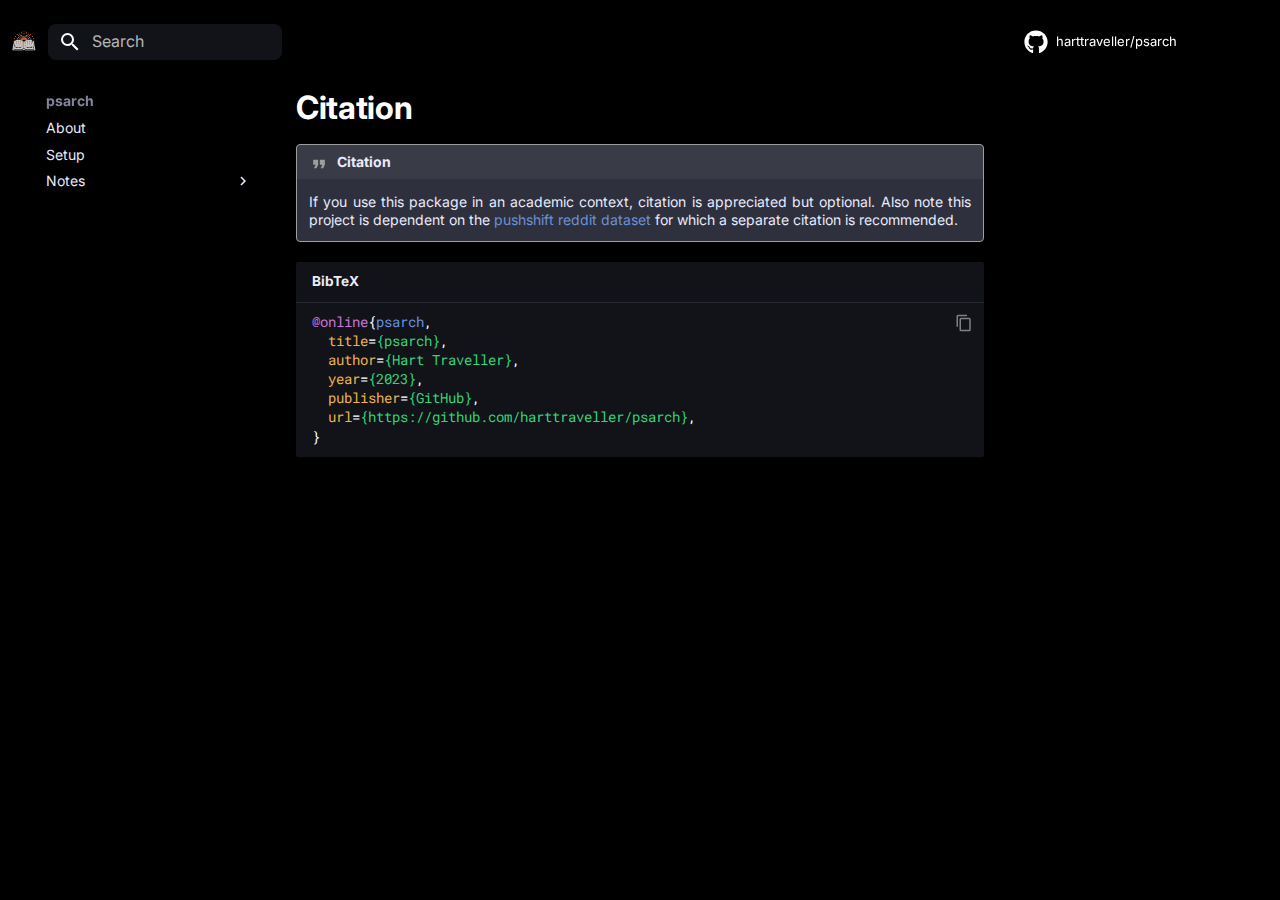
<file: citation/index.html>
<!doctype html>
<html lang="en" class="no-js">
  <head>
    
      <meta charset="utf-8">
      <meta name="viewport" content="width=device-width,initial-scale=1">
      
      
      
      
      
      <link rel="icon" href="../assets/psarch.png">
      <meta name="generator" content="mkdocs-1.4.3, mkdocs-material-9.1.14">
    
    
      
        <title>Citation - psarch</title>
      
    
    
      <link rel="stylesheet" href="../assets/stylesheets/main.85bb2934.min.css">
      
        
        <link rel="stylesheet" href="../assets/stylesheets/palette.a6bdf11c.min.css">
      
      

    
    
    
      
        
        
        <link rel="preconnect" href="https://fonts.gstatic.com" crossorigin>
        <link rel="stylesheet" href="https://fonts.googleapis.com/css?family=Roboto:300,300i,400,400i,700,700i%7CRoboto+Mono:400,400i,700,700i&display=fallback">
        <style>:root{--md-text-font:"Roboto";--md-code-font:"Roboto Mono"}</style>
      
    
    
      <link rel="stylesheet" href="../stylesheets/extra.css">
    
    <script>__md_scope=new URL("..",location),__md_hash=e=>[...e].reduce((e,_)=>(e<<5)-e+_.charCodeAt(0),0),__md_get=(e,_=localStorage,t=__md_scope)=>JSON.parse(_.getItem(t.pathname+"."+e)),__md_set=(e,_,t=localStorage,a=__md_scope)=>{try{t.setItem(a.pathname+"."+e,JSON.stringify(_))}catch(e){}}</script>
    
      

    
    
    
  </head>
  
  
    
    
    
    
    
    <body dir="ltr" data-md-color-scheme="slate" data-md-color-primary="black" data-md-color-accent="orange">
  
    
    
    <input class="md-toggle" data-md-toggle="drawer" type="checkbox" id="__drawer" autocomplete="off">
    <input class="md-toggle" data-md-toggle="search" type="checkbox" id="__search" autocomplete="off">
    <label class="md-overlay" for="__drawer"></label>
    <div data-md-component="skip">
      
    </div>
    <div data-md-component="announce">
      
    </div>
    
    
      

  

<header class="md-header md-header--shadow" data-md-component="header">
  <nav class="md-header__inner md-grid" aria-label="Header">
    <a href=".." title="psarch" class="md-header__button md-logo" aria-label="psarch" data-md-component="logo">
      
  <img src="../assets/psarch.png" alt="logo">

    </a>
    <label class="md-header__button md-icon" for="__drawer">
      <svg xmlns="http://www.w3.org/2000/svg" viewBox="0 0 24 24"><path d="M3 6h18v2H3V6m0 5h18v2H3v-2m0 5h18v2H3v-2Z"/></svg>
    </label>
    <div class="md-header__title" data-md-component="header-title">
      <div class="md-header__ellipsis">
        <div class="md-header__topic">
          <span class="md-ellipsis">
            psarch
          </span>
        </div>
        <div class="md-header__topic" data-md-component="header-topic">
          <span class="md-ellipsis">
            
              Citation
            
          </span>
        </div>
      </div>
    </div>
    
      
    
    
    
      <label class="md-header__button md-icon" for="__search">
        <svg xmlns="http://www.w3.org/2000/svg" viewBox="0 0 24 24"><path d="M9.5 3A6.5 6.5 0 0 1 16 9.5c0 1.61-.59 3.09-1.56 4.23l.27.27h.79l5 5-1.5 1.5-5-5v-.79l-.27-.27A6.516 6.516 0 0 1 9.5 16 6.5 6.5 0 0 1 3 9.5 6.5 6.5 0 0 1 9.5 3m0 2C7 5 5 7 5 9.5S7 14 9.5 14 14 12 14 9.5 12 5 9.5 5Z"/></svg>
      </label>
      <div class="md-search" data-md-component="search" role="dialog">
  <label class="md-search__overlay" for="__search"></label>
  <div class="md-search__inner" role="search">
    <form class="md-search__form" name="search">
      <input type="text" class="md-search__input" name="query" aria-label="Search" placeholder="Search" autocapitalize="off" autocorrect="off" autocomplete="off" spellcheck="false" data-md-component="search-query" required>
      <label class="md-search__icon md-icon" for="__search">
        <svg xmlns="http://www.w3.org/2000/svg" viewBox="0 0 24 24"><path d="M9.5 3A6.5 6.5 0 0 1 16 9.5c0 1.61-.59 3.09-1.56 4.23l.27.27h.79l5 5-1.5 1.5-5-5v-.79l-.27-.27A6.516 6.516 0 0 1 9.5 16 6.5 6.5 0 0 1 3 9.5 6.5 6.5 0 0 1 9.5 3m0 2C7 5 5 7 5 9.5S7 14 9.5 14 14 12 14 9.5 12 5 9.5 5Z"/></svg>
        <svg xmlns="http://www.w3.org/2000/svg" viewBox="0 0 24 24"><path d="M20 11v2H8l5.5 5.5-1.42 1.42L4.16 12l7.92-7.92L13.5 5.5 8 11h12Z"/></svg>
      </label>
      <nav class="md-search__options" aria-label="Search">
        
        <button type="reset" class="md-search__icon md-icon" title="Clear" aria-label="Clear" tabindex="-1">
          <svg xmlns="http://www.w3.org/2000/svg" viewBox="0 0 24 24"><path d="M19 6.41 17.59 5 12 10.59 6.41 5 5 6.41 10.59 12 5 17.59 6.41 19 12 13.41 17.59 19 19 17.59 13.41 12 19 6.41Z"/></svg>
        </button>
      </nav>
      
    </form>
    <div class="md-search__output">
      <div class="md-search__scrollwrap" data-md-scrollfix>
        <div class="md-search-result" data-md-component="search-result">
          <div class="md-search-result__meta">
            Initializing search
          </div>
          <ol class="md-search-result__list" role="presentation"></ol>
        </div>
      </div>
    </div>
  </div>
</div>
    
    
      <div class="md-header__source">
        <a href="https://www.github.com/harttraveller/psarch" title="Go to repository" class="md-source" data-md-component="source">
  <div class="md-source__icon md-icon">
    
    <svg xmlns="http://www.w3.org/2000/svg" viewBox="0 0 496 512"><!--! Font Awesome Free 6.4.0 by @fontawesome - https://fontawesome.com License - https://fontawesome.com/license/free (Icons: CC BY 4.0, Fonts: SIL OFL 1.1, Code: MIT License) Copyright 2023 Fonticons, Inc.--><path d="M165.9 397.4c0 2-2.3 3.6-5.2 3.6-3.3.3-5.6-1.3-5.6-3.6 0-2 2.3-3.6 5.2-3.6 3-.3 5.6 1.3 5.6 3.6zm-31.1-4.5c-.7 2 1.3 4.3 4.3 4.9 2.6 1 5.6 0 6.2-2s-1.3-4.3-4.3-5.2c-2.6-.7-5.5.3-6.2 2.3zm44.2-1.7c-2.9.7-4.9 2.6-4.6 4.9.3 2 2.9 3.3 5.9 2.6 2.9-.7 4.9-2.6 4.6-4.6-.3-1.9-3-3.2-5.9-2.9zM244.8 8C106.1 8 0 113.3 0 252c0 110.9 69.8 205.8 169.5 239.2 12.8 2.3 17.3-5.6 17.3-12.1 0-6.2-.3-40.4-.3-61.4 0 0-70 15-84.7-29.8 0 0-11.4-29.1-27.8-36.6 0 0-22.9-15.7 1.6-15.4 0 0 24.9 2 38.6 25.8 21.9 38.6 58.6 27.5 72.9 20.9 2.3-16 8.8-27.1 16-33.7-55.9-6.2-112.3-14.3-112.3-110.5 0-27.5 7.6-41.3 23.6-58.9-2.6-6.5-11.1-33.3 2.6-67.9 20.9-6.5 69 27 69 27 20-5.6 41.5-8.5 62.8-8.5s42.8 2.9 62.8 8.5c0 0 48.1-33.6 69-27 13.7 34.7 5.2 61.4 2.6 67.9 16 17.7 25.8 31.5 25.8 58.9 0 96.5-58.9 104.2-114.8 110.5 9.2 7.9 17 22.9 17 46.4 0 33.7-.3 75.4-.3 83.6 0 6.5 4.6 14.4 17.3 12.1C428.2 457.8 496 362.9 496 252 496 113.3 383.5 8 244.8 8zM97.2 352.9c-1.3 1-1 3.3.7 5.2 1.6 1.6 3.9 2.3 5.2 1 1.3-1 1-3.3-.7-5.2-1.6-1.6-3.9-2.3-5.2-1zm-10.8-8.1c-.7 1.3.3 2.9 2.3 3.9 1.6 1 3.6.7 4.3-.7.7-1.3-.3-2.9-2.3-3.9-2-.6-3.6-.3-4.3.7zm32.4 35.6c-1.6 1.3-1 4.3 1.3 6.2 2.3 2.3 5.2 2.6 6.5 1 1.3-1.3.7-4.3-1.3-6.2-2.2-2.3-5.2-2.6-6.5-1zm-11.4-14.7c-1.6 1-1.6 3.6 0 5.9 1.6 2.3 4.3 3.3 5.6 2.3 1.6-1.3 1.6-3.9 0-6.2-1.4-2.3-4-3.3-5.6-2z"/></svg>
  </div>
  <div class="md-source__repository">
    harttraveller/psarch
  </div>
</a>
      </div>
    
  </nav>
  
</header>
    
    <div class="md-container" data-md-component="container">
      
      
        
          
        
      
      <main class="md-main" data-md-component="main">
        <div class="md-main__inner md-grid">
          
            
              
              <div class="md-sidebar md-sidebar--primary" data-md-component="sidebar" data-md-type="navigation" >
                <div class="md-sidebar__scrollwrap">
                  <div class="md-sidebar__inner">
                    


<nav class="md-nav md-nav--primary" aria-label="Navigation" data-md-level="0">
  <label class="md-nav__title" for="__drawer">
    <a href=".." title="psarch" class="md-nav__button md-logo" aria-label="psarch" data-md-component="logo">
      
  <img src="../assets/psarch.png" alt="logo">

    </a>
    psarch
  </label>
  
    <div class="md-nav__source">
      <a href="https://www.github.com/harttraveller/psarch" title="Go to repository" class="md-source" data-md-component="source">
  <div class="md-source__icon md-icon">
    
    <svg xmlns="http://www.w3.org/2000/svg" viewBox="0 0 496 512"><!--! Font Awesome Free 6.4.0 by @fontawesome - https://fontawesome.com License - https://fontawesome.com/license/free (Icons: CC BY 4.0, Fonts: SIL OFL 1.1, Code: MIT License) Copyright 2023 Fonticons, Inc.--><path d="M165.9 397.4c0 2-2.3 3.6-5.2 3.6-3.3.3-5.6-1.3-5.6-3.6 0-2 2.3-3.6 5.2-3.6 3-.3 5.6 1.3 5.6 3.6zm-31.1-4.5c-.7 2 1.3 4.3 4.3 4.9 2.6 1 5.6 0 6.2-2s-1.3-4.3-4.3-5.2c-2.6-.7-5.5.3-6.2 2.3zm44.2-1.7c-2.9.7-4.9 2.6-4.6 4.9.3 2 2.9 3.3 5.9 2.6 2.9-.7 4.9-2.6 4.6-4.6-.3-1.9-3-3.2-5.9-2.9zM244.8 8C106.1 8 0 113.3 0 252c0 110.9 69.8 205.8 169.5 239.2 12.8 2.3 17.3-5.6 17.3-12.1 0-6.2-.3-40.4-.3-61.4 0 0-70 15-84.7-29.8 0 0-11.4-29.1-27.8-36.6 0 0-22.9-15.7 1.6-15.4 0 0 24.9 2 38.6 25.8 21.9 38.6 58.6 27.5 72.9 20.9 2.3-16 8.8-27.1 16-33.7-55.9-6.2-112.3-14.3-112.3-110.5 0-27.5 7.6-41.3 23.6-58.9-2.6-6.5-11.1-33.3 2.6-67.9 20.9-6.5 69 27 69 27 20-5.6 41.5-8.5 62.8-8.5s42.8 2.9 62.8 8.5c0 0 48.1-33.6 69-27 13.7 34.7 5.2 61.4 2.6 67.9 16 17.7 25.8 31.5 25.8 58.9 0 96.5-58.9 104.2-114.8 110.5 9.2 7.9 17 22.9 17 46.4 0 33.7-.3 75.4-.3 83.6 0 6.5 4.6 14.4 17.3 12.1C428.2 457.8 496 362.9 496 252 496 113.3 383.5 8 244.8 8zM97.2 352.9c-1.3 1-1 3.3.7 5.2 1.6 1.6 3.9 2.3 5.2 1 1.3-1 1-3.3-.7-5.2-1.6-1.6-3.9-2.3-5.2-1zm-10.8-8.1c-.7 1.3.3 2.9 2.3 3.9 1.6 1 3.6.7 4.3-.7.7-1.3-.3-2.9-2.3-3.9-2-.6-3.6-.3-4.3.7zm32.4 35.6c-1.6 1.3-1 4.3 1.3 6.2 2.3 2.3 5.2 2.6 6.5 1 1.3-1.3.7-4.3-1.3-6.2-2.2-2.3-5.2-2.6-6.5-1zm-11.4-14.7c-1.6 1-1.6 3.6 0 5.9 1.6 2.3 4.3 3.3 5.6 2.3 1.6-1.3 1.6-3.9 0-6.2-1.4-2.3-4-3.3-5.6-2z"/></svg>
  </div>
  <div class="md-source__repository">
    harttraveller/psarch
  </div>
</a>
    </div>
  
  <ul class="md-nav__list" data-md-scrollfix>
    
      
      
      

  
  
  
    <li class="md-nav__item">
      <a href=".." class="md-nav__link">
        About
      </a>
    </li>
  

    
      
      
      

  
  
  
    <li class="md-nav__item">
      <a href="../setup/" class="md-nav__link">
        Setup
      </a>
    </li>
  

    
      
      
      

  
  
  
    
    <li class="md-nav__item md-nav__item--nested">
      
      
      
      
      <input class="md-nav__toggle md-toggle " type="checkbox" id="__nav_3" >
      
      
      
        <label class="md-nav__link" for="__nav_3" id="__nav_3_label" tabindex="0">
          Notes
          <span class="md-nav__icon md-icon"></span>
        </label>
      
      <nav class="md-nav" data-md-level="1" aria-labelledby="__nav_3_label" aria-expanded="false">
        <label class="md-nav__title" for="__nav_3">
          <span class="md-nav__icon md-icon"></span>
          Notes
        </label>
        <ul class="md-nav__list" data-md-scrollfix>
          
            
              
  
  
  
    <li class="md-nav__item">
      <a href="../data/" class="md-nav__link">
        Data
      </a>
    </li>
  

            
          
        </ul>
      </nav>
    </li>
  

    
  </ul>
</nav>
                  </div>
                </div>
              </div>
            
            
              
              <div class="md-sidebar md-sidebar--secondary" data-md-component="sidebar" data-md-type="toc" >
                <div class="md-sidebar__scrollwrap">
                  <div class="md-sidebar__inner">
                    

<nav class="md-nav md-nav--secondary" aria-label="Table of contents">
  
  
  
  
</nav>
                  </div>
                </div>
              </div>
            
          
          
            <div class="md-content" data-md-component="content">
              <article class="md-content__inner md-typeset">
                
                  


  <h1>Citation</h1>

<div class="admonition quote">
<p class="admonition-title">Citation</p>
<p>If you use this package in an academic context, citation is appreciated but optional. Also note this project is dependent on the <a href="https://arxiv.org/abs/2001.08435">pushshift reddit dataset</a> for which a separate citation is recommended.</p>
</div>
<div class="highlight"><span class="filename">BibTeX</span><pre><span></span><code><a id="__codelineno-0-1" name="__codelineno-0-1" href="#__codelineno-0-1"></a><span class="nc">@online</span><span class="p">{</span><span class="nl">psarch</span><span class="p">,</span>
<a id="__codelineno-0-2" name="__codelineno-0-2" href="#__codelineno-0-2"></a><span class="w">  </span><span class="na">title</span><span class="p">=</span><span class="s">{psarch}</span><span class="p">,</span>
<a id="__codelineno-0-3" name="__codelineno-0-3" href="#__codelineno-0-3"></a><span class="w">  </span><span class="na">author</span><span class="p">=</span><span class="s">{Hart Traveller}</span><span class="p">,</span>
<a id="__codelineno-0-4" name="__codelineno-0-4" href="#__codelineno-0-4"></a><span class="w">  </span><span class="na">year</span><span class="p">=</span><span class="s">{2023}</span><span class="p">,</span>
<a id="__codelineno-0-5" name="__codelineno-0-5" href="#__codelineno-0-5"></a><span class="w">  </span><span class="na">publisher</span><span class="p">=</span><span class="s">{GitHub}</span><span class="p">,</span>
<a id="__codelineno-0-6" name="__codelineno-0-6" href="#__codelineno-0-6"></a><span class="w">  </span><span class="na">url</span><span class="p">=</span><span class="s">{https://github.com/harttraveller/psarch}</span><span class="p">,</span>
<a id="__codelineno-0-7" name="__codelineno-0-7" href="#__codelineno-0-7"></a><span class="p">}</span>
</code></pre></div>





                
              </article>
            </div>
          
          
        </div>
        
      </main>
      
        <footer class="md-footer">
  
    
  
  <div class="md-footer-meta md-typeset">
    <div class="md-footer-meta__inner md-grid">
      <div class="md-copyright">
  
  
</div>
      
    </div>
  </div>
</footer>
      
    </div>
    <div class="md-dialog" data-md-component="dialog">
      <div class="md-dialog__inner md-typeset"></div>
    </div>
    
    <script id="__config" type="application/json">{"base": "..", "features": ["header.autohide", "navigation.instant", "navigation.tracking", "content.code.copy", "navigation.footer"], "search": "../assets/javascripts/workers/search.208ed371.min.js", "translations": {"clipboard.copied": "Copied to clipboard", "clipboard.copy": "Copy to clipboard", "search.result.more.one": "1 more on this page", "search.result.more.other": "# more on this page", "search.result.none": "No matching documents", "search.result.one": "1 matching document", "search.result.other": "# matching documents", "search.result.placeholder": "Type to start searching", "search.result.term.missing": "Missing", "select.version": "Select version"}}</script>
    
    
      <script src="../assets/javascripts/bundle.b4d07000.min.js"></script>
      
    
  </body>
</html>
</file>
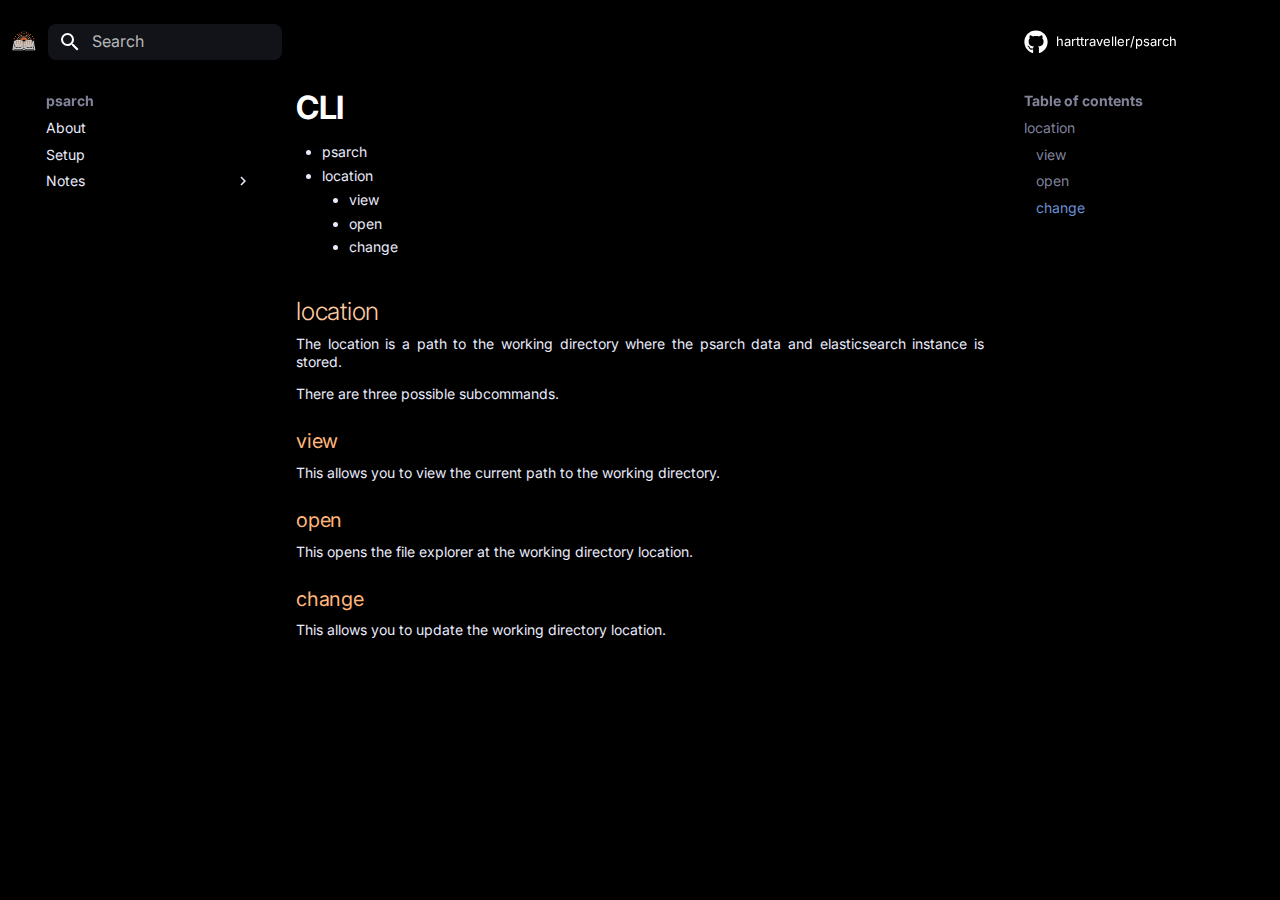
<file: cli/index.html>
<!doctype html>
<html lang="en" class="no-js">
  <head>
    
      <meta charset="utf-8">
      <meta name="viewport" content="width=device-width,initial-scale=1">
      
      
      
      
      
      <link rel="icon" href="../assets/psarch.png">
      <meta name="generator" content="mkdocs-1.4.3, mkdocs-material-9.1.14">
    
    
      
        <title>CLI - psarch</title>
      
    
    
      <link rel="stylesheet" href="../assets/stylesheets/main.85bb2934.min.css">
      
        
        <link rel="stylesheet" href="../assets/stylesheets/palette.a6bdf11c.min.css">
      
      

    
    
    
      
        
        
        <link rel="preconnect" href="https://fonts.gstatic.com" crossorigin>
        <link rel="stylesheet" href="https://fonts.googleapis.com/css?family=Roboto:300,300i,400,400i,700,700i%7CRoboto+Mono:400,400i,700,700i&display=fallback">
        <style>:root{--md-text-font:"Roboto";--md-code-font:"Roboto Mono"}</style>
      
    
    
      <link rel="stylesheet" href="../stylesheets/extra.css">
    
    <script>__md_scope=new URL("..",location),__md_hash=e=>[...e].reduce((e,_)=>(e<<5)-e+_.charCodeAt(0),0),__md_get=(e,_=localStorage,t=__md_scope)=>JSON.parse(_.getItem(t.pathname+"."+e)),__md_set=(e,_,t=localStorage,a=__md_scope)=>{try{t.setItem(a.pathname+"."+e,JSON.stringify(_))}catch(e){}}</script>
    
      

    
    
    
  </head>
  
  
    
    
    
    
    
    <body dir="ltr" data-md-color-scheme="slate" data-md-color-primary="black" data-md-color-accent="orange">
  
    
    
    <input class="md-toggle" data-md-toggle="drawer" type="checkbox" id="__drawer" autocomplete="off">
    <input class="md-toggle" data-md-toggle="search" type="checkbox" id="__search" autocomplete="off">
    <label class="md-overlay" for="__drawer"></label>
    <div data-md-component="skip">
      
        
        <a href="#cli" class="md-skip">
          Skip to content
        </a>
      
    </div>
    <div data-md-component="announce">
      
    </div>
    
    
      

  

<header class="md-header md-header--shadow" data-md-component="header">
  <nav class="md-header__inner md-grid" aria-label="Header">
    <a href=".." title="psarch" class="md-header__button md-logo" aria-label="psarch" data-md-component="logo">
      
  <img src="../assets/psarch.png" alt="logo">

    </a>
    <label class="md-header__button md-icon" for="__drawer">
      <svg xmlns="http://www.w3.org/2000/svg" viewBox="0 0 24 24"><path d="M3 6h18v2H3V6m0 5h18v2H3v-2m0 5h18v2H3v-2Z"/></svg>
    </label>
    <div class="md-header__title" data-md-component="header-title">
      <div class="md-header__ellipsis">
        <div class="md-header__topic">
          <span class="md-ellipsis">
            psarch
          </span>
        </div>
        <div class="md-header__topic" data-md-component="header-topic">
          <span class="md-ellipsis">
            
              CLI
            
          </span>
        </div>
      </div>
    </div>
    
      
    
    
    
      <label class="md-header__button md-icon" for="__search">
        <svg xmlns="http://www.w3.org/2000/svg" viewBox="0 0 24 24"><path d="M9.5 3A6.5 6.5 0 0 1 16 9.5c0 1.61-.59 3.09-1.56 4.23l.27.27h.79l5 5-1.5 1.5-5-5v-.79l-.27-.27A6.516 6.516 0 0 1 9.5 16 6.5 6.5 0 0 1 3 9.5 6.5 6.5 0 0 1 9.5 3m0 2C7 5 5 7 5 9.5S7 14 9.5 14 14 12 14 9.5 12 5 9.5 5Z"/></svg>
      </label>
      <div class="md-search" data-md-component="search" role="dialog">
  <label class="md-search__overlay" for="__search"></label>
  <div class="md-search__inner" role="search">
    <form class="md-search__form" name="search">
      <input type="text" class="md-search__input" name="query" aria-label="Search" placeholder="Search" autocapitalize="off" autocorrect="off" autocomplete="off" spellcheck="false" data-md-component="search-query" required>
      <label class="md-search__icon md-icon" for="__search">
        <svg xmlns="http://www.w3.org/2000/svg" viewBox="0 0 24 24"><path d="M9.5 3A6.5 6.5 0 0 1 16 9.5c0 1.61-.59 3.09-1.56 4.23l.27.27h.79l5 5-1.5 1.5-5-5v-.79l-.27-.27A6.516 6.516 0 0 1 9.5 16 6.5 6.5 0 0 1 3 9.5 6.5 6.5 0 0 1 9.5 3m0 2C7 5 5 7 5 9.5S7 14 9.5 14 14 12 14 9.5 12 5 9.5 5Z"/></svg>
        <svg xmlns="http://www.w3.org/2000/svg" viewBox="0 0 24 24"><path d="M20 11v2H8l5.5 5.5-1.42 1.42L4.16 12l7.92-7.92L13.5 5.5 8 11h12Z"/></svg>
      </label>
      <nav class="md-search__options" aria-label="Search">
        
        <button type="reset" class="md-search__icon md-icon" title="Clear" aria-label="Clear" tabindex="-1">
          <svg xmlns="http://www.w3.org/2000/svg" viewBox="0 0 24 24"><path d="M19 6.41 17.59 5 12 10.59 6.41 5 5 6.41 10.59 12 5 17.59 6.41 19 12 13.41 17.59 19 19 17.59 13.41 12 19 6.41Z"/></svg>
        </button>
      </nav>
      
    </form>
    <div class="md-search__output">
      <div class="md-search__scrollwrap" data-md-scrollfix>
        <div class="md-search-result" data-md-component="search-result">
          <div class="md-search-result__meta">
            Initializing search
          </div>
          <ol class="md-search-result__list" role="presentation"></ol>
        </div>
      </div>
    </div>
  </div>
</div>
    
    
      <div class="md-header__source">
        <a href="https://www.github.com/harttraveller/psarch" title="Go to repository" class="md-source" data-md-component="source">
  <div class="md-source__icon md-icon">
    
    <svg xmlns="http://www.w3.org/2000/svg" viewBox="0 0 496 512"><!--! Font Awesome Free 6.4.0 by @fontawesome - https://fontawesome.com License - https://fontawesome.com/license/free (Icons: CC BY 4.0, Fonts: SIL OFL 1.1, Code: MIT License) Copyright 2023 Fonticons, Inc.--><path d="M165.9 397.4c0 2-2.3 3.6-5.2 3.6-3.3.3-5.6-1.3-5.6-3.6 0-2 2.3-3.6 5.2-3.6 3-.3 5.6 1.3 5.6 3.6zm-31.1-4.5c-.7 2 1.3 4.3 4.3 4.9 2.6 1 5.6 0 6.2-2s-1.3-4.3-4.3-5.2c-2.6-.7-5.5.3-6.2 2.3zm44.2-1.7c-2.9.7-4.9 2.6-4.6 4.9.3 2 2.9 3.3 5.9 2.6 2.9-.7 4.9-2.6 4.6-4.6-.3-1.9-3-3.2-5.9-2.9zM244.8 8C106.1 8 0 113.3 0 252c0 110.9 69.8 205.8 169.5 239.2 12.8 2.3 17.3-5.6 17.3-12.1 0-6.2-.3-40.4-.3-61.4 0 0-70 15-84.7-29.8 0 0-11.4-29.1-27.8-36.6 0 0-22.9-15.7 1.6-15.4 0 0 24.9 2 38.6 25.8 21.9 38.6 58.6 27.5 72.9 20.9 2.3-16 8.8-27.1 16-33.7-55.9-6.2-112.3-14.3-112.3-110.5 0-27.5 7.6-41.3 23.6-58.9-2.6-6.5-11.1-33.3 2.6-67.9 20.9-6.5 69 27 69 27 20-5.6 41.5-8.5 62.8-8.5s42.8 2.9 62.8 8.5c0 0 48.1-33.6 69-27 13.7 34.7 5.2 61.4 2.6 67.9 16 17.7 25.8 31.5 25.8 58.9 0 96.5-58.9 104.2-114.8 110.5 9.2 7.9 17 22.9 17 46.4 0 33.7-.3 75.4-.3 83.6 0 6.5 4.6 14.4 17.3 12.1C428.2 457.8 496 362.9 496 252 496 113.3 383.5 8 244.8 8zM97.2 352.9c-1.3 1-1 3.3.7 5.2 1.6 1.6 3.9 2.3 5.2 1 1.3-1 1-3.3-.7-5.2-1.6-1.6-3.9-2.3-5.2-1zm-10.8-8.1c-.7 1.3.3 2.9 2.3 3.9 1.6 1 3.6.7 4.3-.7.7-1.3-.3-2.9-2.3-3.9-2-.6-3.6-.3-4.3.7zm32.4 35.6c-1.6 1.3-1 4.3 1.3 6.2 2.3 2.3 5.2 2.6 6.5 1 1.3-1.3.7-4.3-1.3-6.2-2.2-2.3-5.2-2.6-6.5-1zm-11.4-14.7c-1.6 1-1.6 3.6 0 5.9 1.6 2.3 4.3 3.3 5.6 2.3 1.6-1.3 1.6-3.9 0-6.2-1.4-2.3-4-3.3-5.6-2z"/></svg>
  </div>
  <div class="md-source__repository">
    harttraveller/psarch
  </div>
</a>
      </div>
    
  </nav>
  
</header>
    
    <div class="md-container" data-md-component="container">
      
      
        
          
        
      
      <main class="md-main" data-md-component="main">
        <div class="md-main__inner md-grid">
          
            
              
              <div class="md-sidebar md-sidebar--primary" data-md-component="sidebar" data-md-type="navigation" >
                <div class="md-sidebar__scrollwrap">
                  <div class="md-sidebar__inner">
                    


<nav class="md-nav md-nav--primary" aria-label="Navigation" data-md-level="0">
  <label class="md-nav__title" for="__drawer">
    <a href=".." title="psarch" class="md-nav__button md-logo" aria-label="psarch" data-md-component="logo">
      
  <img src="../assets/psarch.png" alt="logo">

    </a>
    psarch
  </label>
  
    <div class="md-nav__source">
      <a href="https://www.github.com/harttraveller/psarch" title="Go to repository" class="md-source" data-md-component="source">
  <div class="md-source__icon md-icon">
    
    <svg xmlns="http://www.w3.org/2000/svg" viewBox="0 0 496 512"><!--! Font Awesome Free 6.4.0 by @fontawesome - https://fontawesome.com License - https://fontawesome.com/license/free (Icons: CC BY 4.0, Fonts: SIL OFL 1.1, Code: MIT License) Copyright 2023 Fonticons, Inc.--><path d="M165.9 397.4c0 2-2.3 3.6-5.2 3.6-3.3.3-5.6-1.3-5.6-3.6 0-2 2.3-3.6 5.2-3.6 3-.3 5.6 1.3 5.6 3.6zm-31.1-4.5c-.7 2 1.3 4.3 4.3 4.9 2.6 1 5.6 0 6.2-2s-1.3-4.3-4.3-5.2c-2.6-.7-5.5.3-6.2 2.3zm44.2-1.7c-2.9.7-4.9 2.6-4.6 4.9.3 2 2.9 3.3 5.9 2.6 2.9-.7 4.9-2.6 4.6-4.6-.3-1.9-3-3.2-5.9-2.9zM244.8 8C106.1 8 0 113.3 0 252c0 110.9 69.8 205.8 169.5 239.2 12.8 2.3 17.3-5.6 17.3-12.1 0-6.2-.3-40.4-.3-61.4 0 0-70 15-84.7-29.8 0 0-11.4-29.1-27.8-36.6 0 0-22.9-15.7 1.6-15.4 0 0 24.9 2 38.6 25.8 21.9 38.6 58.6 27.5 72.9 20.9 2.3-16 8.8-27.1 16-33.7-55.9-6.2-112.3-14.3-112.3-110.5 0-27.5 7.6-41.3 23.6-58.9-2.6-6.5-11.1-33.3 2.6-67.9 20.9-6.5 69 27 69 27 20-5.6 41.5-8.5 62.8-8.5s42.8 2.9 62.8 8.5c0 0 48.1-33.6 69-27 13.7 34.7 5.2 61.4 2.6 67.9 16 17.7 25.8 31.5 25.8 58.9 0 96.5-58.9 104.2-114.8 110.5 9.2 7.9 17 22.9 17 46.4 0 33.7-.3 75.4-.3 83.6 0 6.5 4.6 14.4 17.3 12.1C428.2 457.8 496 362.9 496 252 496 113.3 383.5 8 244.8 8zM97.2 352.9c-1.3 1-1 3.3.7 5.2 1.6 1.6 3.9 2.3 5.2 1 1.3-1 1-3.3-.7-5.2-1.6-1.6-3.9-2.3-5.2-1zm-10.8-8.1c-.7 1.3.3 2.9 2.3 3.9 1.6 1 3.6.7 4.3-.7.7-1.3-.3-2.9-2.3-3.9-2-.6-3.6-.3-4.3.7zm32.4 35.6c-1.6 1.3-1 4.3 1.3 6.2 2.3 2.3 5.2 2.6 6.5 1 1.3-1.3.7-4.3-1.3-6.2-2.2-2.3-5.2-2.6-6.5-1zm-11.4-14.7c-1.6 1-1.6 3.6 0 5.9 1.6 2.3 4.3 3.3 5.6 2.3 1.6-1.3 1.6-3.9 0-6.2-1.4-2.3-4-3.3-5.6-2z"/></svg>
  </div>
  <div class="md-source__repository">
    harttraveller/psarch
  </div>
</a>
    </div>
  
  <ul class="md-nav__list" data-md-scrollfix>
    
      
      
      

  
  
  
    <li class="md-nav__item">
      <a href=".." class="md-nav__link">
        About
      </a>
    </li>
  

    
      
      
      

  
  
  
    <li class="md-nav__item">
      <a href="../setup/" class="md-nav__link">
        Setup
      </a>
    </li>
  

    
      
      
      

  
  
  
    
    <li class="md-nav__item md-nav__item--nested">
      
      
      
      
      <input class="md-nav__toggle md-toggle " type="checkbox" id="__nav_3" >
      
      
      
        <label class="md-nav__link" for="__nav_3" id="__nav_3_label" tabindex="0">
          Notes
          <span class="md-nav__icon md-icon"></span>
        </label>
      
      <nav class="md-nav" data-md-level="1" aria-labelledby="__nav_3_label" aria-expanded="false">
        <label class="md-nav__title" for="__nav_3">
          <span class="md-nav__icon md-icon"></span>
          Notes
        </label>
        <ul class="md-nav__list" data-md-scrollfix>
          
            
              
  
  
  
    <li class="md-nav__item">
      <a href="../data/" class="md-nav__link">
        Data
      </a>
    </li>
  

            
          
        </ul>
      </nav>
    </li>
  

    
  </ul>
</nav>
                  </div>
                </div>
              </div>
            
            
              
              <div class="md-sidebar md-sidebar--secondary" data-md-component="sidebar" data-md-type="toc" >
                <div class="md-sidebar__scrollwrap">
                  <div class="md-sidebar__inner">
                    

<nav class="md-nav md-nav--secondary" aria-label="Table of contents">
  
  
  
    
  
  
    <label class="md-nav__title" for="__toc">
      <span class="md-nav__icon md-icon"></span>
      Table of contents
    </label>
    <ul class="md-nav__list" data-md-component="toc" data-md-scrollfix>
      
        <li class="md-nav__item">
  <a href="#location" class="md-nav__link">
    location
  </a>
  
    <nav class="md-nav" aria-label="location">
      <ul class="md-nav__list">
        
          <li class="md-nav__item">
  <a href="#view" class="md-nav__link">
    view
  </a>
  
</li>
        
          <li class="md-nav__item">
  <a href="#open" class="md-nav__link">
    open
  </a>
  
</li>
        
          <li class="md-nav__item">
  <a href="#change" class="md-nav__link">
    change
  </a>
  
</li>
        
      </ul>
    </nav>
  
</li>
      
    </ul>
  
</nav>
                  </div>
                </div>
              </div>
            
          
          
            <div class="md-content" data-md-component="content">
              <article class="md-content__inner md-typeset">
                
                  


<h1 id="cli">CLI</h1>
<ul>
<li>psarch</li>
<li>location<ul>
<li>view</li>
<li>open</li>
<li>change</li>
</ul>
</li>
</ul>
<h2 id="location">location</h2>
<p>The location is a path to the working directory where the psarch data and elasticsearch instance is stored.</p>
<p>There are three possible subcommands.</p>
<h3 id="view">view</h3>
<p>This allows you to view the current path to the working directory.</p>
<h3 id="open">open</h3>
<p>This opens the file explorer at the working directory location.</p>
<h3 id="change">change</h3>
<p>This allows you to update the working directory location.</p>





                
              </article>
            </div>
          
          
        </div>
        
      </main>
      
        <footer class="md-footer">
  
    
  
  <div class="md-footer-meta md-typeset">
    <div class="md-footer-meta__inner md-grid">
      <div class="md-copyright">
  
  
</div>
      
    </div>
  </div>
</footer>
      
    </div>
    <div class="md-dialog" data-md-component="dialog">
      <div class="md-dialog__inner md-typeset"></div>
    </div>
    
    <script id="__config" type="application/json">{"base": "..", "features": ["header.autohide", "navigation.instant", "navigation.tracking", "content.code.copy", "navigation.footer"], "search": "../assets/javascripts/workers/search.208ed371.min.js", "translations": {"clipboard.copied": "Copied to clipboard", "clipboard.copy": "Copy to clipboard", "search.result.more.one": "1 more on this page", "search.result.more.other": "# more on this page", "search.result.none": "No matching documents", "search.result.one": "1 matching document", "search.result.other": "# matching documents", "search.result.placeholder": "Type to start searching", "search.result.term.missing": "Missing", "select.version": "Select version"}}</script>
    
    
      <script src="../assets/javascripts/bundle.b4d07000.min.js"></script>
      
    
  </body>
</html>
</file>
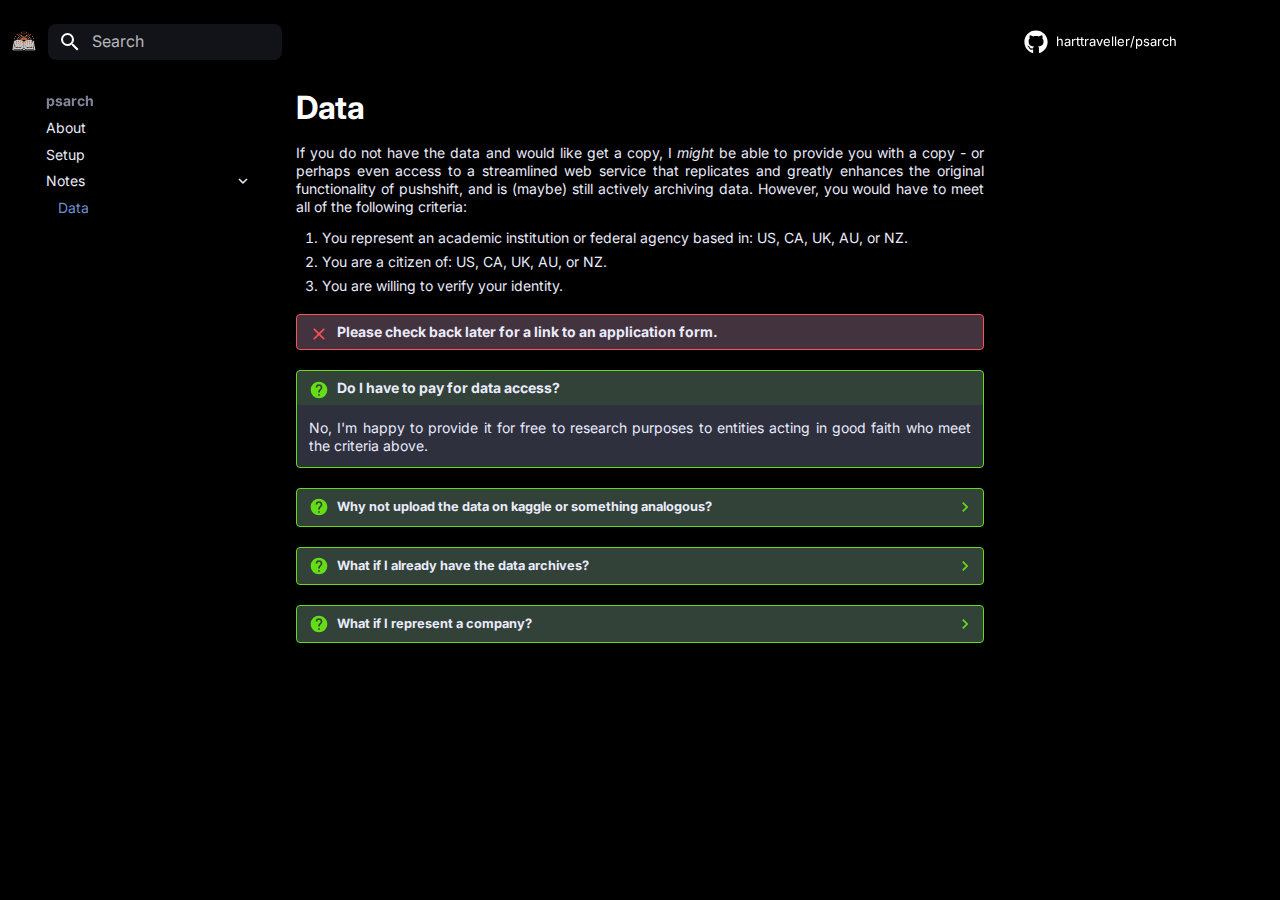
<file: data/index.html>
<!doctype html>
<html lang="en" class="no-js">
  <head>
    
      <meta charset="utf-8">
      <meta name="viewport" content="width=device-width,initial-scale=1">
      
      
      
      
        <link rel="prev" href="../setup/">
      
      
      <link rel="icon" href="../assets/psarch.png">
      <meta name="generator" content="mkdocs-1.4.3, mkdocs-material-9.1.14">
    
    
      
        <title>Data - psarch</title>
      
    
    
      <link rel="stylesheet" href="../assets/stylesheets/main.85bb2934.min.css">
      
        
        <link rel="stylesheet" href="../assets/stylesheets/palette.a6bdf11c.min.css">
      
      

    
    
    
      
        
        
        <link rel="preconnect" href="https://fonts.gstatic.com" crossorigin>
        <link rel="stylesheet" href="https://fonts.googleapis.com/css?family=Roboto:300,300i,400,400i,700,700i%7CRoboto+Mono:400,400i,700,700i&display=fallback">
        <style>:root{--md-text-font:"Roboto";--md-code-font:"Roboto Mono"}</style>
      
    
    
      <link rel="stylesheet" href="../stylesheets/extra.css">
    
    <script>__md_scope=new URL("..",location),__md_hash=e=>[...e].reduce((e,_)=>(e<<5)-e+_.charCodeAt(0),0),__md_get=(e,_=localStorage,t=__md_scope)=>JSON.parse(_.getItem(t.pathname+"."+e)),__md_set=(e,_,t=localStorage,a=__md_scope)=>{try{t.setItem(a.pathname+"."+e,JSON.stringify(_))}catch(e){}}</script>
    
      

    
    
    
  </head>
  
  
    
    
    
    
    
    <body dir="ltr" data-md-color-scheme="slate" data-md-color-primary="black" data-md-color-accent="orange">
  
    
    
    <input class="md-toggle" data-md-toggle="drawer" type="checkbox" id="__drawer" autocomplete="off">
    <input class="md-toggle" data-md-toggle="search" type="checkbox" id="__search" autocomplete="off">
    <label class="md-overlay" for="__drawer"></label>
    <div data-md-component="skip">
      
        
        <a href="#data" class="md-skip">
          Skip to content
        </a>
      
    </div>
    <div data-md-component="announce">
      
    </div>
    
    
      

  

<header class="md-header md-header--shadow" data-md-component="header">
  <nav class="md-header__inner md-grid" aria-label="Header">
    <a href=".." title="psarch" class="md-header__button md-logo" aria-label="psarch" data-md-component="logo">
      
  <img src="../assets/psarch.png" alt="logo">

    </a>
    <label class="md-header__button md-icon" for="__drawer">
      <svg xmlns="http://www.w3.org/2000/svg" viewBox="0 0 24 24"><path d="M3 6h18v2H3V6m0 5h18v2H3v-2m0 5h18v2H3v-2Z"/></svg>
    </label>
    <div class="md-header__title" data-md-component="header-title">
      <div class="md-header__ellipsis">
        <div class="md-header__topic">
          <span class="md-ellipsis">
            psarch
          </span>
        </div>
        <div class="md-header__topic" data-md-component="header-topic">
          <span class="md-ellipsis">
            
              Data
            
          </span>
        </div>
      </div>
    </div>
    
      
    
    
    
      <label class="md-header__button md-icon" for="__search">
        <svg xmlns="http://www.w3.org/2000/svg" viewBox="0 0 24 24"><path d="M9.5 3A6.5 6.5 0 0 1 16 9.5c0 1.61-.59 3.09-1.56 4.23l.27.27h.79l5 5-1.5 1.5-5-5v-.79l-.27-.27A6.516 6.516 0 0 1 9.5 16 6.5 6.5 0 0 1 3 9.5 6.5 6.5 0 0 1 9.5 3m0 2C7 5 5 7 5 9.5S7 14 9.5 14 14 12 14 9.5 12 5 9.5 5Z"/></svg>
      </label>
      <div class="md-search" data-md-component="search" role="dialog">
  <label class="md-search__overlay" for="__search"></label>
  <div class="md-search__inner" role="search">
    <form class="md-search__form" name="search">
      <input type="text" class="md-search__input" name="query" aria-label="Search" placeholder="Search" autocapitalize="off" autocorrect="off" autocomplete="off" spellcheck="false" data-md-component="search-query" required>
      <label class="md-search__icon md-icon" for="__search">
        <svg xmlns="http://www.w3.org/2000/svg" viewBox="0 0 24 24"><path d="M9.5 3A6.5 6.5 0 0 1 16 9.5c0 1.61-.59 3.09-1.56 4.23l.27.27h.79l5 5-1.5 1.5-5-5v-.79l-.27-.27A6.516 6.516 0 0 1 9.5 16 6.5 6.5 0 0 1 3 9.5 6.5 6.5 0 0 1 9.5 3m0 2C7 5 5 7 5 9.5S7 14 9.5 14 14 12 14 9.5 12 5 9.5 5Z"/></svg>
        <svg xmlns="http://www.w3.org/2000/svg" viewBox="0 0 24 24"><path d="M20 11v2H8l5.5 5.5-1.42 1.42L4.16 12l7.92-7.92L13.5 5.5 8 11h12Z"/></svg>
      </label>
      <nav class="md-search__options" aria-label="Search">
        
        <button type="reset" class="md-search__icon md-icon" title="Clear" aria-label="Clear" tabindex="-1">
          <svg xmlns="http://www.w3.org/2000/svg" viewBox="0 0 24 24"><path d="M19 6.41 17.59 5 12 10.59 6.41 5 5 6.41 10.59 12 5 17.59 6.41 19 12 13.41 17.59 19 19 17.59 13.41 12 19 6.41Z"/></svg>
        </button>
      </nav>
      
    </form>
    <div class="md-search__output">
      <div class="md-search__scrollwrap" data-md-scrollfix>
        <div class="md-search-result" data-md-component="search-result">
          <div class="md-search-result__meta">
            Initializing search
          </div>
          <ol class="md-search-result__list" role="presentation"></ol>
        </div>
      </div>
    </div>
  </div>
</div>
    
    
      <div class="md-header__source">
        <a href="https://www.github.com/harttraveller/psarch" title="Go to repository" class="md-source" data-md-component="source">
  <div class="md-source__icon md-icon">
    
    <svg xmlns="http://www.w3.org/2000/svg" viewBox="0 0 496 512"><!--! Font Awesome Free 6.4.0 by @fontawesome - https://fontawesome.com License - https://fontawesome.com/license/free (Icons: CC BY 4.0, Fonts: SIL OFL 1.1, Code: MIT License) Copyright 2023 Fonticons, Inc.--><path d="M165.9 397.4c0 2-2.3 3.6-5.2 3.6-3.3.3-5.6-1.3-5.6-3.6 0-2 2.3-3.6 5.2-3.6 3-.3 5.6 1.3 5.6 3.6zm-31.1-4.5c-.7 2 1.3 4.3 4.3 4.9 2.6 1 5.6 0 6.2-2s-1.3-4.3-4.3-5.2c-2.6-.7-5.5.3-6.2 2.3zm44.2-1.7c-2.9.7-4.9 2.6-4.6 4.9.3 2 2.9 3.3 5.9 2.6 2.9-.7 4.9-2.6 4.6-4.6-.3-1.9-3-3.2-5.9-2.9zM244.8 8C106.1 8 0 113.3 0 252c0 110.9 69.8 205.8 169.5 239.2 12.8 2.3 17.3-5.6 17.3-12.1 0-6.2-.3-40.4-.3-61.4 0 0-70 15-84.7-29.8 0 0-11.4-29.1-27.8-36.6 0 0-22.9-15.7 1.6-15.4 0 0 24.9 2 38.6 25.8 21.9 38.6 58.6 27.5 72.9 20.9 2.3-16 8.8-27.1 16-33.7-55.9-6.2-112.3-14.3-112.3-110.5 0-27.5 7.6-41.3 23.6-58.9-2.6-6.5-11.1-33.3 2.6-67.9 20.9-6.5 69 27 69 27 20-5.6 41.5-8.5 62.8-8.5s42.8 2.9 62.8 8.5c0 0 48.1-33.6 69-27 13.7 34.7 5.2 61.4 2.6 67.9 16 17.7 25.8 31.5 25.8 58.9 0 96.5-58.9 104.2-114.8 110.5 9.2 7.9 17 22.9 17 46.4 0 33.7-.3 75.4-.3 83.6 0 6.5 4.6 14.4 17.3 12.1C428.2 457.8 496 362.9 496 252 496 113.3 383.5 8 244.8 8zM97.2 352.9c-1.3 1-1 3.3.7 5.2 1.6 1.6 3.9 2.3 5.2 1 1.3-1 1-3.3-.7-5.2-1.6-1.6-3.9-2.3-5.2-1zm-10.8-8.1c-.7 1.3.3 2.9 2.3 3.9 1.6 1 3.6.7 4.3-.7.7-1.3-.3-2.9-2.3-3.9-2-.6-3.6-.3-4.3.7zm32.4 35.6c-1.6 1.3-1 4.3 1.3 6.2 2.3 2.3 5.2 2.6 6.5 1 1.3-1.3.7-4.3-1.3-6.2-2.2-2.3-5.2-2.6-6.5-1zm-11.4-14.7c-1.6 1-1.6 3.6 0 5.9 1.6 2.3 4.3 3.3 5.6 2.3 1.6-1.3 1.6-3.9 0-6.2-1.4-2.3-4-3.3-5.6-2z"/></svg>
  </div>
  <div class="md-source__repository">
    harttraveller/psarch
  </div>
</a>
      </div>
    
  </nav>
  
</header>
    
    <div class="md-container" data-md-component="container">
      
      
        
          
        
      
      <main class="md-main" data-md-component="main">
        <div class="md-main__inner md-grid">
          
            
              
              <div class="md-sidebar md-sidebar--primary" data-md-component="sidebar" data-md-type="navigation" >
                <div class="md-sidebar__scrollwrap">
                  <div class="md-sidebar__inner">
                    


<nav class="md-nav md-nav--primary" aria-label="Navigation" data-md-level="0">
  <label class="md-nav__title" for="__drawer">
    <a href=".." title="psarch" class="md-nav__button md-logo" aria-label="psarch" data-md-component="logo">
      
  <img src="../assets/psarch.png" alt="logo">

    </a>
    psarch
  </label>
  
    <div class="md-nav__source">
      <a href="https://www.github.com/harttraveller/psarch" title="Go to repository" class="md-source" data-md-component="source">
  <div class="md-source__icon md-icon">
    
    <svg xmlns="http://www.w3.org/2000/svg" viewBox="0 0 496 512"><!--! Font Awesome Free 6.4.0 by @fontawesome - https://fontawesome.com License - https://fontawesome.com/license/free (Icons: CC BY 4.0, Fonts: SIL OFL 1.1, Code: MIT License) Copyright 2023 Fonticons, Inc.--><path d="M165.9 397.4c0 2-2.3 3.6-5.2 3.6-3.3.3-5.6-1.3-5.6-3.6 0-2 2.3-3.6 5.2-3.6 3-.3 5.6 1.3 5.6 3.6zm-31.1-4.5c-.7 2 1.3 4.3 4.3 4.9 2.6 1 5.6 0 6.2-2s-1.3-4.3-4.3-5.2c-2.6-.7-5.5.3-6.2 2.3zm44.2-1.7c-2.9.7-4.9 2.6-4.6 4.9.3 2 2.9 3.3 5.9 2.6 2.9-.7 4.9-2.6 4.6-4.6-.3-1.9-3-3.2-5.9-2.9zM244.8 8C106.1 8 0 113.3 0 252c0 110.9 69.8 205.8 169.5 239.2 12.8 2.3 17.3-5.6 17.3-12.1 0-6.2-.3-40.4-.3-61.4 0 0-70 15-84.7-29.8 0 0-11.4-29.1-27.8-36.6 0 0-22.9-15.7 1.6-15.4 0 0 24.9 2 38.6 25.8 21.9 38.6 58.6 27.5 72.9 20.9 2.3-16 8.8-27.1 16-33.7-55.9-6.2-112.3-14.3-112.3-110.5 0-27.5 7.6-41.3 23.6-58.9-2.6-6.5-11.1-33.3 2.6-67.9 20.9-6.5 69 27 69 27 20-5.6 41.5-8.5 62.8-8.5s42.8 2.9 62.8 8.5c0 0 48.1-33.6 69-27 13.7 34.7 5.2 61.4 2.6 67.9 16 17.7 25.8 31.5 25.8 58.9 0 96.5-58.9 104.2-114.8 110.5 9.2 7.9 17 22.9 17 46.4 0 33.7-.3 75.4-.3 83.6 0 6.5 4.6 14.4 17.3 12.1C428.2 457.8 496 362.9 496 252 496 113.3 383.5 8 244.8 8zM97.2 352.9c-1.3 1-1 3.3.7 5.2 1.6 1.6 3.9 2.3 5.2 1 1.3-1 1-3.3-.7-5.2-1.6-1.6-3.9-2.3-5.2-1zm-10.8-8.1c-.7 1.3.3 2.9 2.3 3.9 1.6 1 3.6.7 4.3-.7.7-1.3-.3-2.9-2.3-3.9-2-.6-3.6-.3-4.3.7zm32.4 35.6c-1.6 1.3-1 4.3 1.3 6.2 2.3 2.3 5.2 2.6 6.5 1 1.3-1.3.7-4.3-1.3-6.2-2.2-2.3-5.2-2.6-6.5-1zm-11.4-14.7c-1.6 1-1.6 3.6 0 5.9 1.6 2.3 4.3 3.3 5.6 2.3 1.6-1.3 1.6-3.9 0-6.2-1.4-2.3-4-3.3-5.6-2z"/></svg>
  </div>
  <div class="md-source__repository">
    harttraveller/psarch
  </div>
</a>
    </div>
  
  <ul class="md-nav__list" data-md-scrollfix>
    
      
      
      

  
  
  
    <li class="md-nav__item">
      <a href=".." class="md-nav__link">
        About
      </a>
    </li>
  

    
      
      
      

  
  
  
    <li class="md-nav__item">
      <a href="../setup/" class="md-nav__link">
        Setup
      </a>
    </li>
  

    
      
      
      

  
  
    
  
  
    
    <li class="md-nav__item md-nav__item--active md-nav__item--nested">
      
      
      
      
      <input class="md-nav__toggle md-toggle " type="checkbox" id="__nav_3" checked>
      
      
      
        <label class="md-nav__link" for="__nav_3" id="__nav_3_label" tabindex="0">
          Notes
          <span class="md-nav__icon md-icon"></span>
        </label>
      
      <nav class="md-nav" data-md-level="1" aria-labelledby="__nav_3_label" aria-expanded="true">
        <label class="md-nav__title" for="__nav_3">
          <span class="md-nav__icon md-icon"></span>
          Notes
        </label>
        <ul class="md-nav__list" data-md-scrollfix>
          
            
              
  
  
    
  
  
    <li class="md-nav__item md-nav__item--active">
      
      <input class="md-nav__toggle md-toggle" type="checkbox" id="__toc">
      
      
        
      
      
      <a href="./" class="md-nav__link md-nav__link--active">
        Data
      </a>
      
    </li>
  

            
          
        </ul>
      </nav>
    </li>
  

    
  </ul>
</nav>
                  </div>
                </div>
              </div>
            
            
              
              <div class="md-sidebar md-sidebar--secondary" data-md-component="sidebar" data-md-type="toc" >
                <div class="md-sidebar__scrollwrap">
                  <div class="md-sidebar__inner">
                    

<nav class="md-nav md-nav--secondary" aria-label="Table of contents">
  
  
  
    
  
  
</nav>
                  </div>
                </div>
              </div>
            
          
          
            <div class="md-content" data-md-component="content">
              <article class="md-content__inner md-typeset">
                
                  


<h1 id="data">Data</h1>
<p>If you do not have the data and would like get a copy, I <em>might</em> be able to provide you with a copy - or perhaps even access to a streamlined web service that replicates and greatly enhances the original functionality of pushshift, and is (maybe) still actively archiving data. However, you would have to meet all of the following criteria:</p>
<ol>
<li>You represent an academic institution or federal agency based in: US, CA, UK, AU, or NZ.</li>
<li>You are a citizen of: US, CA, UK, AU, or NZ.</li>
<li>You are willing to verify your identity.</li>
</ol>
<div class="admonition failure">
<p class="admonition-title">Please check back later for a link to an application form.</p>
</div>
<div class="admonition question">
<p class="admonition-title">Do I have to pay for data access?</p>
<p>No, I'm happy to provide it for free to research purposes to entities acting in good faith who meet the criteria above.</p>
</div>
<!--
It does cost me money though, which comes out of my paycheck. Given I also have to pay for tuition, caffeine, ramen, etc. I can't afford to provide access to everyone.
-->

<details class="question">
<summary>Why not upload the data on kaggle or something analogous?</summary>
<p>The reasoning for not distributing the data publicly primarily pertains to the concern for potential abuse by bad actors. With that said, it's still incredibly valuable for good actors, so Reddit probably could have handled this a lot better. If you don't meet the criteria above, you can also probably look around for other data sources though. Try visiting <a href="https://www.reddit.com/r/pushshift">r/pushshift</a> and looking around a bit.</p>
</details>
<!--
Of course, on a deeper philosophical level, there are no good or bad actors. There are only competing interests and the driving force of evolution and natural selection. Is a tapeworm bad? If you are a human, yes. If you are a tapeworm, no - then humans are bad. I could write several pages about this, but I'll put that somewhere else. I digress, the heuristic you can use for whether I'll provide access is:

- You want access because you want to do something to help humanity -> Access granted
- You want access because you want something to help yourself -> Factored in
- You want access because you want to do something to hurt humanity -> Access denied

Plus meeting the formal criteria above.
-->

<details class="question">
<summary>What if I already have the data archives?</summary>
<p>If you already have the archives, you can just use this package. It's open source and free.</p>
</details>
<details class="question">
<summary>What if I represent a company?</summary>
<p>US companies or contractors with the USG that are doing research that either (A) benefits humanity or (B) pertains to national security can access the data.</p>
</details>
<!-- This determination is not made by me - it is made by an automated system. -->





                
              </article>
            </div>
          
          
        </div>
        
      </main>
      
        <footer class="md-footer">
  
    
      
      <nav class="md-footer__inner md-grid" aria-label="Footer" >
        
          
          <a href="../setup/" class="md-footer__link md-footer__link--prev" aria-label="Previous: Setup" rel="prev">
            <div class="md-footer__button md-icon">
              <svg xmlns="http://www.w3.org/2000/svg" viewBox="0 0 24 24"><path d="M20 11v2H8l5.5 5.5-1.42 1.42L4.16 12l7.92-7.92L13.5 5.5 8 11h12Z"/></svg>
            </div>
            <div class="md-footer__title">
              <span class="md-footer__direction">
                Previous
              </span>
              <div class="md-ellipsis">
                Setup
              </div>
            </div>
          </a>
        
        
      </nav>
    
  
  <div class="md-footer-meta md-typeset">
    <div class="md-footer-meta__inner md-grid">
      <div class="md-copyright">
  
  
</div>
      
    </div>
  </div>
</footer>
      
    </div>
    <div class="md-dialog" data-md-component="dialog">
      <div class="md-dialog__inner md-typeset"></div>
    </div>
    
    <script id="__config" type="application/json">{"base": "..", "features": ["header.autohide", "navigation.instant", "navigation.tracking", "content.code.copy", "navigation.footer"], "search": "../assets/javascripts/workers/search.208ed371.min.js", "translations": {"clipboard.copied": "Copied to clipboard", "clipboard.copy": "Copy to clipboard", "search.result.more.one": "1 more on this page", "search.result.more.other": "# more on this page", "search.result.none": "No matching documents", "search.result.one": "1 matching document", "search.result.other": "# matching documents", "search.result.placeholder": "Type to start searching", "search.result.term.missing": "Missing", "select.version": "Select version"}}</script>
    
    
      <script src="../assets/javascripts/bundle.b4d07000.min.js"></script>
      
    
  </body>
</html>
</file>
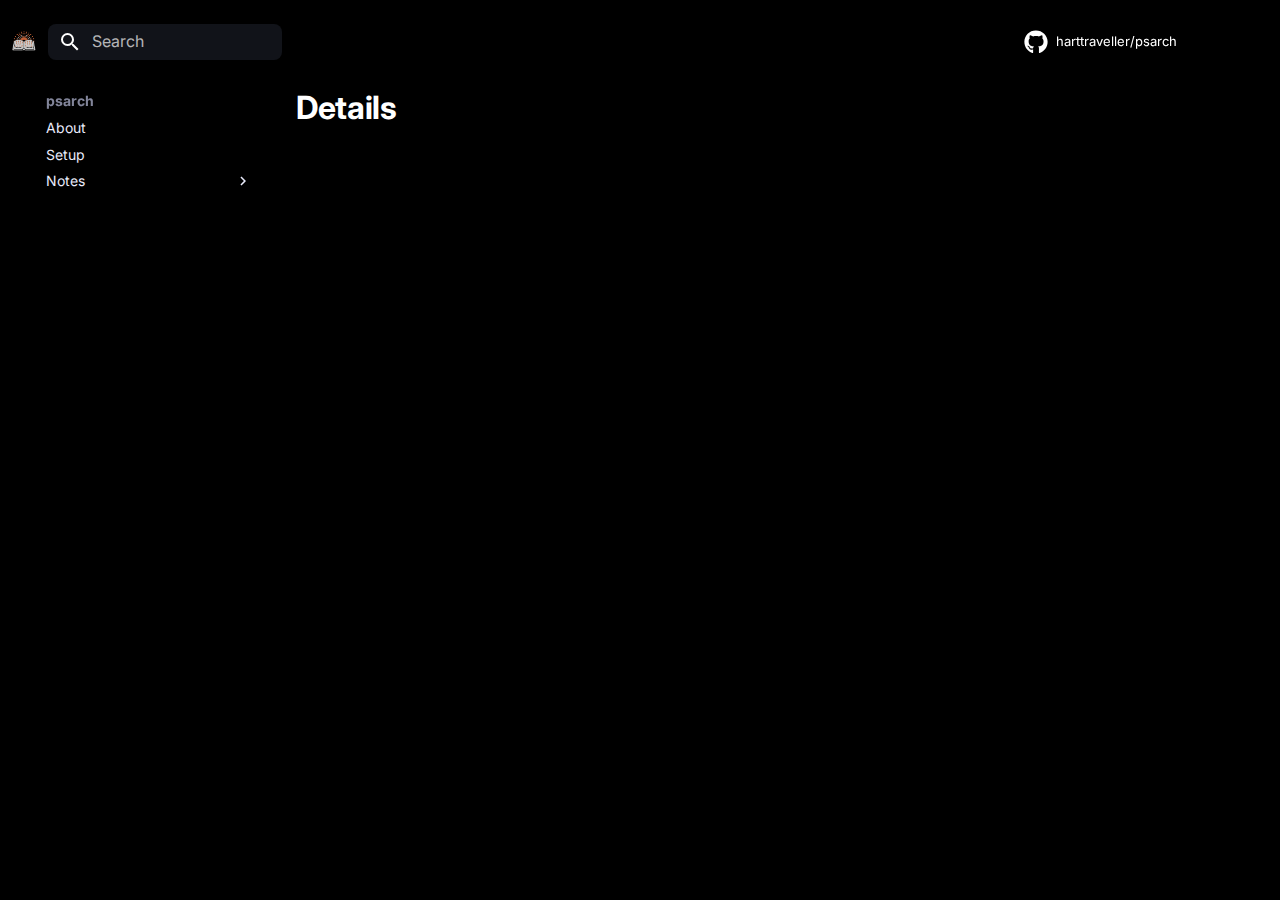
<file: details/index.html>
<!doctype html>
<html lang="en" class="no-js">
  <head>
    
      <meta charset="utf-8">
      <meta name="viewport" content="width=device-width,initial-scale=1">
      
      
      
      
      
      <link rel="icon" href="../assets/psarch.png">
      <meta name="generator" content="mkdocs-1.4.3, mkdocs-material-9.1.14">
    
    
      
        <title>Details - psarch</title>
      
    
    
      <link rel="stylesheet" href="../assets/stylesheets/main.85bb2934.min.css">
      
        
        <link rel="stylesheet" href="../assets/stylesheets/palette.a6bdf11c.min.css">
      
      

    
    
    
      
        
        
        <link rel="preconnect" href="https://fonts.gstatic.com" crossorigin>
        <link rel="stylesheet" href="https://fonts.googleapis.com/css?family=Roboto:300,300i,400,400i,700,700i%7CRoboto+Mono:400,400i,700,700i&display=fallback">
        <style>:root{--md-text-font:"Roboto";--md-code-font:"Roboto Mono"}</style>
      
    
    
      <link rel="stylesheet" href="../stylesheets/extra.css">
    
    <script>__md_scope=new URL("..",location),__md_hash=e=>[...e].reduce((e,_)=>(e<<5)-e+_.charCodeAt(0),0),__md_get=(e,_=localStorage,t=__md_scope)=>JSON.parse(_.getItem(t.pathname+"."+e)),__md_set=(e,_,t=localStorage,a=__md_scope)=>{try{t.setItem(a.pathname+"."+e,JSON.stringify(_))}catch(e){}}</script>
    
      

    
    
    
  </head>
  
  
    
    
    
    
    
    <body dir="ltr" data-md-color-scheme="slate" data-md-color-primary="black" data-md-color-accent="orange">
  
    
    
    <input class="md-toggle" data-md-toggle="drawer" type="checkbox" id="__drawer" autocomplete="off">
    <input class="md-toggle" data-md-toggle="search" type="checkbox" id="__search" autocomplete="off">
    <label class="md-overlay" for="__drawer"></label>
    <div data-md-component="skip">
      
        
        <a href="#details" class="md-skip">
          Skip to content
        </a>
      
    </div>
    <div data-md-component="announce">
      
    </div>
    
    
      

  

<header class="md-header md-header--shadow" data-md-component="header">
  <nav class="md-header__inner md-grid" aria-label="Header">
    <a href=".." title="psarch" class="md-header__button md-logo" aria-label="psarch" data-md-component="logo">
      
  <img src="../assets/psarch.png" alt="logo">

    </a>
    <label class="md-header__button md-icon" for="__drawer">
      <svg xmlns="http://www.w3.org/2000/svg" viewBox="0 0 24 24"><path d="M3 6h18v2H3V6m0 5h18v2H3v-2m0 5h18v2H3v-2Z"/></svg>
    </label>
    <div class="md-header__title" data-md-component="header-title">
      <div class="md-header__ellipsis">
        <div class="md-header__topic">
          <span class="md-ellipsis">
            psarch
          </span>
        </div>
        <div class="md-header__topic" data-md-component="header-topic">
          <span class="md-ellipsis">
            
              Details
            
          </span>
        </div>
      </div>
    </div>
    
      
    
    
    
      <label class="md-header__button md-icon" for="__search">
        <svg xmlns="http://www.w3.org/2000/svg" viewBox="0 0 24 24"><path d="M9.5 3A6.5 6.5 0 0 1 16 9.5c0 1.61-.59 3.09-1.56 4.23l.27.27h.79l5 5-1.5 1.5-5-5v-.79l-.27-.27A6.516 6.516 0 0 1 9.5 16 6.5 6.5 0 0 1 3 9.5 6.5 6.5 0 0 1 9.5 3m0 2C7 5 5 7 5 9.5S7 14 9.5 14 14 12 14 9.5 12 5 9.5 5Z"/></svg>
      </label>
      <div class="md-search" data-md-component="search" role="dialog">
  <label class="md-search__overlay" for="__search"></label>
  <div class="md-search__inner" role="search">
    <form class="md-search__form" name="search">
      <input type="text" class="md-search__input" name="query" aria-label="Search" placeholder="Search" autocapitalize="off" autocorrect="off" autocomplete="off" spellcheck="false" data-md-component="search-query" required>
      <label class="md-search__icon md-icon" for="__search">
        <svg xmlns="http://www.w3.org/2000/svg" viewBox="0 0 24 24"><path d="M9.5 3A6.5 6.5 0 0 1 16 9.5c0 1.61-.59 3.09-1.56 4.23l.27.27h.79l5 5-1.5 1.5-5-5v-.79l-.27-.27A6.516 6.516 0 0 1 9.5 16 6.5 6.5 0 0 1 3 9.5 6.5 6.5 0 0 1 9.5 3m0 2C7 5 5 7 5 9.5S7 14 9.5 14 14 12 14 9.5 12 5 9.5 5Z"/></svg>
        <svg xmlns="http://www.w3.org/2000/svg" viewBox="0 0 24 24"><path d="M20 11v2H8l5.5 5.5-1.42 1.42L4.16 12l7.92-7.92L13.5 5.5 8 11h12Z"/></svg>
      </label>
      <nav class="md-search__options" aria-label="Search">
        
        <button type="reset" class="md-search__icon md-icon" title="Clear" aria-label="Clear" tabindex="-1">
          <svg xmlns="http://www.w3.org/2000/svg" viewBox="0 0 24 24"><path d="M19 6.41 17.59 5 12 10.59 6.41 5 5 6.41 10.59 12 5 17.59 6.41 19 12 13.41 17.59 19 19 17.59 13.41 12 19 6.41Z"/></svg>
        </button>
      </nav>
      
    </form>
    <div class="md-search__output">
      <div class="md-search__scrollwrap" data-md-scrollfix>
        <div class="md-search-result" data-md-component="search-result">
          <div class="md-search-result__meta">
            Initializing search
          </div>
          <ol class="md-search-result__list" role="presentation"></ol>
        </div>
      </div>
    </div>
  </div>
</div>
    
    
      <div class="md-header__source">
        <a href="https://www.github.com/harttraveller/psarch" title="Go to repository" class="md-source" data-md-component="source">
  <div class="md-source__icon md-icon">
    
    <svg xmlns="http://www.w3.org/2000/svg" viewBox="0 0 496 512"><!--! Font Awesome Free 6.4.0 by @fontawesome - https://fontawesome.com License - https://fontawesome.com/license/free (Icons: CC BY 4.0, Fonts: SIL OFL 1.1, Code: MIT License) Copyright 2023 Fonticons, Inc.--><path d="M165.9 397.4c0 2-2.3 3.6-5.2 3.6-3.3.3-5.6-1.3-5.6-3.6 0-2 2.3-3.6 5.2-3.6 3-.3 5.6 1.3 5.6 3.6zm-31.1-4.5c-.7 2 1.3 4.3 4.3 4.9 2.6 1 5.6 0 6.2-2s-1.3-4.3-4.3-5.2c-2.6-.7-5.5.3-6.2 2.3zm44.2-1.7c-2.9.7-4.9 2.6-4.6 4.9.3 2 2.9 3.3 5.9 2.6 2.9-.7 4.9-2.6 4.6-4.6-.3-1.9-3-3.2-5.9-2.9zM244.8 8C106.1 8 0 113.3 0 252c0 110.9 69.8 205.8 169.5 239.2 12.8 2.3 17.3-5.6 17.3-12.1 0-6.2-.3-40.4-.3-61.4 0 0-70 15-84.7-29.8 0 0-11.4-29.1-27.8-36.6 0 0-22.9-15.7 1.6-15.4 0 0 24.9 2 38.6 25.8 21.9 38.6 58.6 27.5 72.9 20.9 2.3-16 8.8-27.1 16-33.7-55.9-6.2-112.3-14.3-112.3-110.5 0-27.5 7.6-41.3 23.6-58.9-2.6-6.5-11.1-33.3 2.6-67.9 20.9-6.5 69 27 69 27 20-5.6 41.5-8.5 62.8-8.5s42.8 2.9 62.8 8.5c0 0 48.1-33.6 69-27 13.7 34.7 5.2 61.4 2.6 67.9 16 17.7 25.8 31.5 25.8 58.9 0 96.5-58.9 104.2-114.8 110.5 9.2 7.9 17 22.9 17 46.4 0 33.7-.3 75.4-.3 83.6 0 6.5 4.6 14.4 17.3 12.1C428.2 457.8 496 362.9 496 252 496 113.3 383.5 8 244.8 8zM97.2 352.9c-1.3 1-1 3.3.7 5.2 1.6 1.6 3.9 2.3 5.2 1 1.3-1 1-3.3-.7-5.2-1.6-1.6-3.9-2.3-5.2-1zm-10.8-8.1c-.7 1.3.3 2.9 2.3 3.9 1.6 1 3.6.7 4.3-.7.7-1.3-.3-2.9-2.3-3.9-2-.6-3.6-.3-4.3.7zm32.4 35.6c-1.6 1.3-1 4.3 1.3 6.2 2.3 2.3 5.2 2.6 6.5 1 1.3-1.3.7-4.3-1.3-6.2-2.2-2.3-5.2-2.6-6.5-1zm-11.4-14.7c-1.6 1-1.6 3.6 0 5.9 1.6 2.3 4.3 3.3 5.6 2.3 1.6-1.3 1.6-3.9 0-6.2-1.4-2.3-4-3.3-5.6-2z"/></svg>
  </div>
  <div class="md-source__repository">
    harttraveller/psarch
  </div>
</a>
      </div>
    
  </nav>
  
</header>
    
    <div class="md-container" data-md-component="container">
      
      
        
          
        
      
      <main class="md-main" data-md-component="main">
        <div class="md-main__inner md-grid">
          
            
              
              <div class="md-sidebar md-sidebar--primary" data-md-component="sidebar" data-md-type="navigation" >
                <div class="md-sidebar__scrollwrap">
                  <div class="md-sidebar__inner">
                    


<nav class="md-nav md-nav--primary" aria-label="Navigation" data-md-level="0">
  <label class="md-nav__title" for="__drawer">
    <a href=".." title="psarch" class="md-nav__button md-logo" aria-label="psarch" data-md-component="logo">
      
  <img src="../assets/psarch.png" alt="logo">

    </a>
    psarch
  </label>
  
    <div class="md-nav__source">
      <a href="https://www.github.com/harttraveller/psarch" title="Go to repository" class="md-source" data-md-component="source">
  <div class="md-source__icon md-icon">
    
    <svg xmlns="http://www.w3.org/2000/svg" viewBox="0 0 496 512"><!--! Font Awesome Free 6.4.0 by @fontawesome - https://fontawesome.com License - https://fontawesome.com/license/free (Icons: CC BY 4.0, Fonts: SIL OFL 1.1, Code: MIT License) Copyright 2023 Fonticons, Inc.--><path d="M165.9 397.4c0 2-2.3 3.6-5.2 3.6-3.3.3-5.6-1.3-5.6-3.6 0-2 2.3-3.6 5.2-3.6 3-.3 5.6 1.3 5.6 3.6zm-31.1-4.5c-.7 2 1.3 4.3 4.3 4.9 2.6 1 5.6 0 6.2-2s-1.3-4.3-4.3-5.2c-2.6-.7-5.5.3-6.2 2.3zm44.2-1.7c-2.9.7-4.9 2.6-4.6 4.9.3 2 2.9 3.3 5.9 2.6 2.9-.7 4.9-2.6 4.6-4.6-.3-1.9-3-3.2-5.9-2.9zM244.8 8C106.1 8 0 113.3 0 252c0 110.9 69.8 205.8 169.5 239.2 12.8 2.3 17.3-5.6 17.3-12.1 0-6.2-.3-40.4-.3-61.4 0 0-70 15-84.7-29.8 0 0-11.4-29.1-27.8-36.6 0 0-22.9-15.7 1.6-15.4 0 0 24.9 2 38.6 25.8 21.9 38.6 58.6 27.5 72.9 20.9 2.3-16 8.8-27.1 16-33.7-55.9-6.2-112.3-14.3-112.3-110.5 0-27.5 7.6-41.3 23.6-58.9-2.6-6.5-11.1-33.3 2.6-67.9 20.9-6.5 69 27 69 27 20-5.6 41.5-8.5 62.8-8.5s42.8 2.9 62.8 8.5c0 0 48.1-33.6 69-27 13.7 34.7 5.2 61.4 2.6 67.9 16 17.7 25.8 31.5 25.8 58.9 0 96.5-58.9 104.2-114.8 110.5 9.2 7.9 17 22.9 17 46.4 0 33.7-.3 75.4-.3 83.6 0 6.5 4.6 14.4 17.3 12.1C428.2 457.8 496 362.9 496 252 496 113.3 383.5 8 244.8 8zM97.2 352.9c-1.3 1-1 3.3.7 5.2 1.6 1.6 3.9 2.3 5.2 1 1.3-1 1-3.3-.7-5.2-1.6-1.6-3.9-2.3-5.2-1zm-10.8-8.1c-.7 1.3.3 2.9 2.3 3.9 1.6 1 3.6.7 4.3-.7.7-1.3-.3-2.9-2.3-3.9-2-.6-3.6-.3-4.3.7zm32.4 35.6c-1.6 1.3-1 4.3 1.3 6.2 2.3 2.3 5.2 2.6 6.5 1 1.3-1.3.7-4.3-1.3-6.2-2.2-2.3-5.2-2.6-6.5-1zm-11.4-14.7c-1.6 1-1.6 3.6 0 5.9 1.6 2.3 4.3 3.3 5.6 2.3 1.6-1.3 1.6-3.9 0-6.2-1.4-2.3-4-3.3-5.6-2z"/></svg>
  </div>
  <div class="md-source__repository">
    harttraveller/psarch
  </div>
</a>
    </div>
  
  <ul class="md-nav__list" data-md-scrollfix>
    
      
      
      

  
  
  
    <li class="md-nav__item">
      <a href=".." class="md-nav__link">
        About
      </a>
    </li>
  

    
      
      
      

  
  
  
    <li class="md-nav__item">
      <a href="../setup/" class="md-nav__link">
        Setup
      </a>
    </li>
  

    
      
      
      

  
  
  
    
    <li class="md-nav__item md-nav__item--nested">
      
      
      
      
      <input class="md-nav__toggle md-toggle " type="checkbox" id="__nav_3" >
      
      
      
        <label class="md-nav__link" for="__nav_3" id="__nav_3_label" tabindex="0">
          Notes
          <span class="md-nav__icon md-icon"></span>
        </label>
      
      <nav class="md-nav" data-md-level="1" aria-labelledby="__nav_3_label" aria-expanded="false">
        <label class="md-nav__title" for="__nav_3">
          <span class="md-nav__icon md-icon"></span>
          Notes
        </label>
        <ul class="md-nav__list" data-md-scrollfix>
          
            
              
  
  
  
    <li class="md-nav__item">
      <a href="../data/" class="md-nav__link">
        Data
      </a>
    </li>
  

            
          
        </ul>
      </nav>
    </li>
  

    
  </ul>
</nav>
                  </div>
                </div>
              </div>
            
            
              
              <div class="md-sidebar md-sidebar--secondary" data-md-component="sidebar" data-md-type="toc" >
                <div class="md-sidebar__scrollwrap">
                  <div class="md-sidebar__inner">
                    

<nav class="md-nav md-nav--secondary" aria-label="Table of contents">
  
  
  
    
  
  
</nav>
                  </div>
                </div>
              </div>
            
          
          
            <div class="md-content" data-md-component="content">
              <article class="md-content__inner md-typeset">
                
                  


<h1 id="details">Details</h1>





                
              </article>
            </div>
          
          
        </div>
        
      </main>
      
        <footer class="md-footer">
  
    
  
  <div class="md-footer-meta md-typeset">
    <div class="md-footer-meta__inner md-grid">
      <div class="md-copyright">
  
  
</div>
      
    </div>
  </div>
</footer>
      
    </div>
    <div class="md-dialog" data-md-component="dialog">
      <div class="md-dialog__inner md-typeset"></div>
    </div>
    
    <script id="__config" type="application/json">{"base": "..", "features": ["header.autohide", "navigation.instant", "navigation.tracking", "content.code.copy", "navigation.footer"], "search": "../assets/javascripts/workers/search.208ed371.min.js", "translations": {"clipboard.copied": "Copied to clipboard", "clipboard.copy": "Copy to clipboard", "search.result.more.one": "1 more on this page", "search.result.more.other": "# more on this page", "search.result.none": "No matching documents", "search.result.one": "1 matching document", "search.result.other": "# matching documents", "search.result.placeholder": "Type to start searching", "search.result.term.missing": "Missing", "select.version": "Select version"}}</script>
    
    
      <script src="../assets/javascripts/bundle.b4d07000.min.js"></script>
      
    
  </body>
</html>
</file>
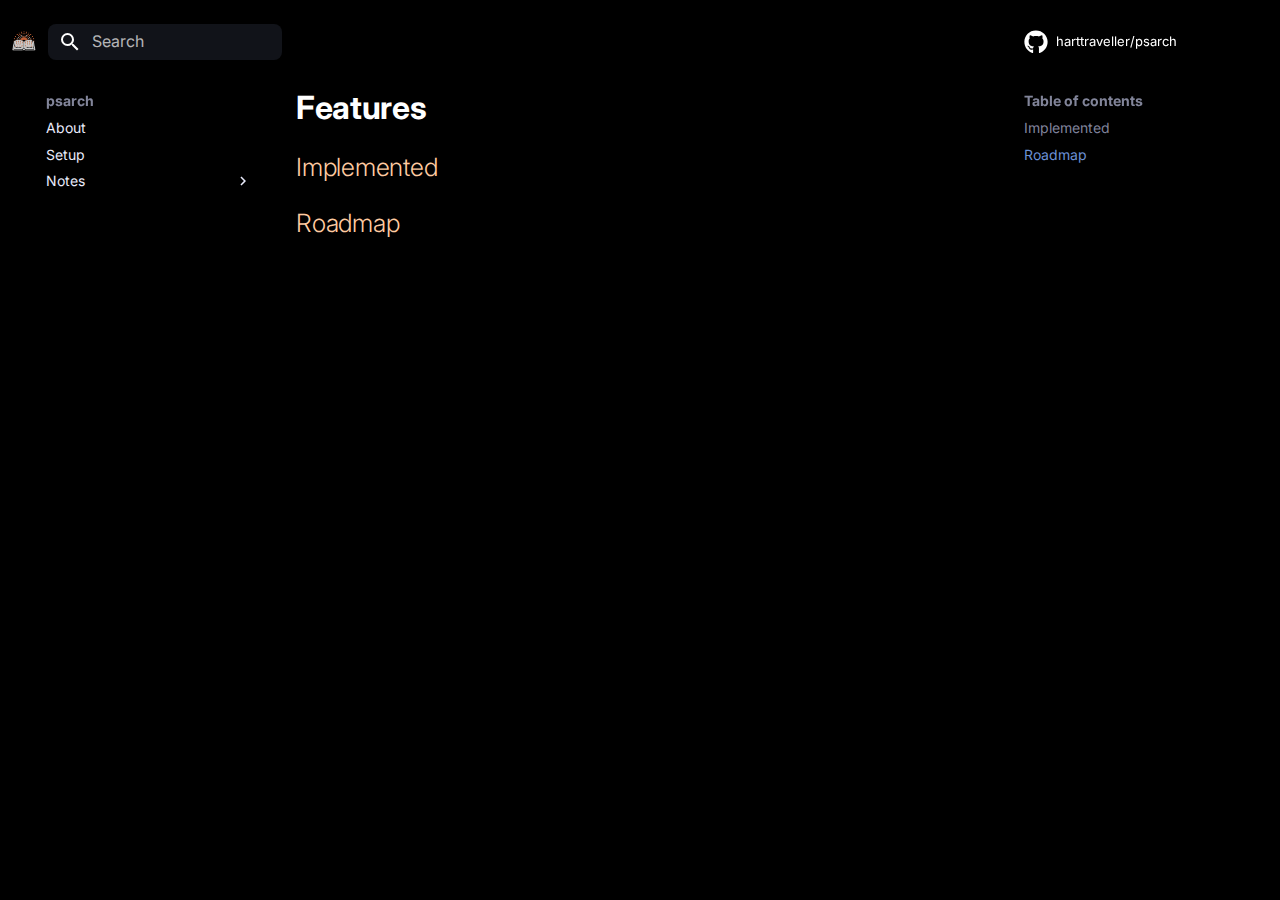
<file: features/index.html>
<!doctype html>
<html lang="en" class="no-js">
  <head>
    
      <meta charset="utf-8">
      <meta name="viewport" content="width=device-width,initial-scale=1">
      
      
      
      
      
      <link rel="icon" href="../assets/psarch.png">
      <meta name="generator" content="mkdocs-1.4.3, mkdocs-material-9.1.14">
    
    
      
        <title>Features - psarch</title>
      
    
    
      <link rel="stylesheet" href="../assets/stylesheets/main.85bb2934.min.css">
      
        
        <link rel="stylesheet" href="../assets/stylesheets/palette.a6bdf11c.min.css">
      
      

    
    
    
      
        
        
        <link rel="preconnect" href="https://fonts.gstatic.com" crossorigin>
        <link rel="stylesheet" href="https://fonts.googleapis.com/css?family=Roboto:300,300i,400,400i,700,700i%7CRoboto+Mono:400,400i,700,700i&display=fallback">
        <style>:root{--md-text-font:"Roboto";--md-code-font:"Roboto Mono"}</style>
      
    
    
      <link rel="stylesheet" href="../stylesheets/extra.css">
    
    <script>__md_scope=new URL("..",location),__md_hash=e=>[...e].reduce((e,_)=>(e<<5)-e+_.charCodeAt(0),0),__md_get=(e,_=localStorage,t=__md_scope)=>JSON.parse(_.getItem(t.pathname+"."+e)),__md_set=(e,_,t=localStorage,a=__md_scope)=>{try{t.setItem(a.pathname+"."+e,JSON.stringify(_))}catch(e){}}</script>
    
      

    
    
    
  </head>
  
  
    
    
    
    
    
    <body dir="ltr" data-md-color-scheme="slate" data-md-color-primary="black" data-md-color-accent="orange">
  
    
    
    <input class="md-toggle" data-md-toggle="drawer" type="checkbox" id="__drawer" autocomplete="off">
    <input class="md-toggle" data-md-toggle="search" type="checkbox" id="__search" autocomplete="off">
    <label class="md-overlay" for="__drawer"></label>
    <div data-md-component="skip">
      
        
        <a href="#features" class="md-skip">
          Skip to content
        </a>
      
    </div>
    <div data-md-component="announce">
      
    </div>
    
    
      

  

<header class="md-header md-header--shadow" data-md-component="header">
  <nav class="md-header__inner md-grid" aria-label="Header">
    <a href=".." title="psarch" class="md-header__button md-logo" aria-label="psarch" data-md-component="logo">
      
  <img src="../assets/psarch.png" alt="logo">

    </a>
    <label class="md-header__button md-icon" for="__drawer">
      <svg xmlns="http://www.w3.org/2000/svg" viewBox="0 0 24 24"><path d="M3 6h18v2H3V6m0 5h18v2H3v-2m0 5h18v2H3v-2Z"/></svg>
    </label>
    <div class="md-header__title" data-md-component="header-title">
      <div class="md-header__ellipsis">
        <div class="md-header__topic">
          <span class="md-ellipsis">
            psarch
          </span>
        </div>
        <div class="md-header__topic" data-md-component="header-topic">
          <span class="md-ellipsis">
            
              Features
            
          </span>
        </div>
      </div>
    </div>
    
      
    
    
    
      <label class="md-header__button md-icon" for="__search">
        <svg xmlns="http://www.w3.org/2000/svg" viewBox="0 0 24 24"><path d="M9.5 3A6.5 6.5 0 0 1 16 9.5c0 1.61-.59 3.09-1.56 4.23l.27.27h.79l5 5-1.5 1.5-5-5v-.79l-.27-.27A6.516 6.516 0 0 1 9.5 16 6.5 6.5 0 0 1 3 9.5 6.5 6.5 0 0 1 9.5 3m0 2C7 5 5 7 5 9.5S7 14 9.5 14 14 12 14 9.5 12 5 9.5 5Z"/></svg>
      </label>
      <div class="md-search" data-md-component="search" role="dialog">
  <label class="md-search__overlay" for="__search"></label>
  <div class="md-search__inner" role="search">
    <form class="md-search__form" name="search">
      <input type="text" class="md-search__input" name="query" aria-label="Search" placeholder="Search" autocapitalize="off" autocorrect="off" autocomplete="off" spellcheck="false" data-md-component="search-query" required>
      <label class="md-search__icon md-icon" for="__search">
        <svg xmlns="http://www.w3.org/2000/svg" viewBox="0 0 24 24"><path d="M9.5 3A6.5 6.5 0 0 1 16 9.5c0 1.61-.59 3.09-1.56 4.23l.27.27h.79l5 5-1.5 1.5-5-5v-.79l-.27-.27A6.516 6.516 0 0 1 9.5 16 6.5 6.5 0 0 1 3 9.5 6.5 6.5 0 0 1 9.5 3m0 2C7 5 5 7 5 9.5S7 14 9.5 14 14 12 14 9.5 12 5 9.5 5Z"/></svg>
        <svg xmlns="http://www.w3.org/2000/svg" viewBox="0 0 24 24"><path d="M20 11v2H8l5.5 5.5-1.42 1.42L4.16 12l7.92-7.92L13.5 5.5 8 11h12Z"/></svg>
      </label>
      <nav class="md-search__options" aria-label="Search">
        
        <button type="reset" class="md-search__icon md-icon" title="Clear" aria-label="Clear" tabindex="-1">
          <svg xmlns="http://www.w3.org/2000/svg" viewBox="0 0 24 24"><path d="M19 6.41 17.59 5 12 10.59 6.41 5 5 6.41 10.59 12 5 17.59 6.41 19 12 13.41 17.59 19 19 17.59 13.41 12 19 6.41Z"/></svg>
        </button>
      </nav>
      
    </form>
    <div class="md-search__output">
      <div class="md-search__scrollwrap" data-md-scrollfix>
        <div class="md-search-result" data-md-component="search-result">
          <div class="md-search-result__meta">
            Initializing search
          </div>
          <ol class="md-search-result__list" role="presentation"></ol>
        </div>
      </div>
    </div>
  </div>
</div>
    
    
      <div class="md-header__source">
        <a href="https://www.github.com/harttraveller/psarch" title="Go to repository" class="md-source" data-md-component="source">
  <div class="md-source__icon md-icon">
    
    <svg xmlns="http://www.w3.org/2000/svg" viewBox="0 0 496 512"><!--! Font Awesome Free 6.4.0 by @fontawesome - https://fontawesome.com License - https://fontawesome.com/license/free (Icons: CC BY 4.0, Fonts: SIL OFL 1.1, Code: MIT License) Copyright 2023 Fonticons, Inc.--><path d="M165.9 397.4c0 2-2.3 3.6-5.2 3.6-3.3.3-5.6-1.3-5.6-3.6 0-2 2.3-3.6 5.2-3.6 3-.3 5.6 1.3 5.6 3.6zm-31.1-4.5c-.7 2 1.3 4.3 4.3 4.9 2.6 1 5.6 0 6.2-2s-1.3-4.3-4.3-5.2c-2.6-.7-5.5.3-6.2 2.3zm44.2-1.7c-2.9.7-4.9 2.6-4.6 4.9.3 2 2.9 3.3 5.9 2.6 2.9-.7 4.9-2.6 4.6-4.6-.3-1.9-3-3.2-5.9-2.9zM244.8 8C106.1 8 0 113.3 0 252c0 110.9 69.8 205.8 169.5 239.2 12.8 2.3 17.3-5.6 17.3-12.1 0-6.2-.3-40.4-.3-61.4 0 0-70 15-84.7-29.8 0 0-11.4-29.1-27.8-36.6 0 0-22.9-15.7 1.6-15.4 0 0 24.9 2 38.6 25.8 21.9 38.6 58.6 27.5 72.9 20.9 2.3-16 8.8-27.1 16-33.7-55.9-6.2-112.3-14.3-112.3-110.5 0-27.5 7.6-41.3 23.6-58.9-2.6-6.5-11.1-33.3 2.6-67.9 20.9-6.5 69 27 69 27 20-5.6 41.5-8.5 62.8-8.5s42.8 2.9 62.8 8.5c0 0 48.1-33.6 69-27 13.7 34.7 5.2 61.4 2.6 67.9 16 17.7 25.8 31.5 25.8 58.9 0 96.5-58.9 104.2-114.8 110.5 9.2 7.9 17 22.9 17 46.4 0 33.7-.3 75.4-.3 83.6 0 6.5 4.6 14.4 17.3 12.1C428.2 457.8 496 362.9 496 252 496 113.3 383.5 8 244.8 8zM97.2 352.9c-1.3 1-1 3.3.7 5.2 1.6 1.6 3.9 2.3 5.2 1 1.3-1 1-3.3-.7-5.2-1.6-1.6-3.9-2.3-5.2-1zm-10.8-8.1c-.7 1.3.3 2.9 2.3 3.9 1.6 1 3.6.7 4.3-.7.7-1.3-.3-2.9-2.3-3.9-2-.6-3.6-.3-4.3.7zm32.4 35.6c-1.6 1.3-1 4.3 1.3 6.2 2.3 2.3 5.2 2.6 6.5 1 1.3-1.3.7-4.3-1.3-6.2-2.2-2.3-5.2-2.6-6.5-1zm-11.4-14.7c-1.6 1-1.6 3.6 0 5.9 1.6 2.3 4.3 3.3 5.6 2.3 1.6-1.3 1.6-3.9 0-6.2-1.4-2.3-4-3.3-5.6-2z"/></svg>
  </div>
  <div class="md-source__repository">
    harttraveller/psarch
  </div>
</a>
      </div>
    
  </nav>
  
</header>
    
    <div class="md-container" data-md-component="container">
      
      
        
          
        
      
      <main class="md-main" data-md-component="main">
        <div class="md-main__inner md-grid">
          
            
              
              <div class="md-sidebar md-sidebar--primary" data-md-component="sidebar" data-md-type="navigation" >
                <div class="md-sidebar__scrollwrap">
                  <div class="md-sidebar__inner">
                    


<nav class="md-nav md-nav--primary" aria-label="Navigation" data-md-level="0">
  <label class="md-nav__title" for="__drawer">
    <a href=".." title="psarch" class="md-nav__button md-logo" aria-label="psarch" data-md-component="logo">
      
  <img src="../assets/psarch.png" alt="logo">

    </a>
    psarch
  </label>
  
    <div class="md-nav__source">
      <a href="https://www.github.com/harttraveller/psarch" title="Go to repository" class="md-source" data-md-component="source">
  <div class="md-source__icon md-icon">
    
    <svg xmlns="http://www.w3.org/2000/svg" viewBox="0 0 496 512"><!--! Font Awesome Free 6.4.0 by @fontawesome - https://fontawesome.com License - https://fontawesome.com/license/free (Icons: CC BY 4.0, Fonts: SIL OFL 1.1, Code: MIT License) Copyright 2023 Fonticons, Inc.--><path d="M165.9 397.4c0 2-2.3 3.6-5.2 3.6-3.3.3-5.6-1.3-5.6-3.6 0-2 2.3-3.6 5.2-3.6 3-.3 5.6 1.3 5.6 3.6zm-31.1-4.5c-.7 2 1.3 4.3 4.3 4.9 2.6 1 5.6 0 6.2-2s-1.3-4.3-4.3-5.2c-2.6-.7-5.5.3-6.2 2.3zm44.2-1.7c-2.9.7-4.9 2.6-4.6 4.9.3 2 2.9 3.3 5.9 2.6 2.9-.7 4.9-2.6 4.6-4.6-.3-1.9-3-3.2-5.9-2.9zM244.8 8C106.1 8 0 113.3 0 252c0 110.9 69.8 205.8 169.5 239.2 12.8 2.3 17.3-5.6 17.3-12.1 0-6.2-.3-40.4-.3-61.4 0 0-70 15-84.7-29.8 0 0-11.4-29.1-27.8-36.6 0 0-22.9-15.7 1.6-15.4 0 0 24.9 2 38.6 25.8 21.9 38.6 58.6 27.5 72.9 20.9 2.3-16 8.8-27.1 16-33.7-55.9-6.2-112.3-14.3-112.3-110.5 0-27.5 7.6-41.3 23.6-58.9-2.6-6.5-11.1-33.3 2.6-67.9 20.9-6.5 69 27 69 27 20-5.6 41.5-8.5 62.8-8.5s42.8 2.9 62.8 8.5c0 0 48.1-33.6 69-27 13.7 34.7 5.2 61.4 2.6 67.9 16 17.7 25.8 31.5 25.8 58.9 0 96.5-58.9 104.2-114.8 110.5 9.2 7.9 17 22.9 17 46.4 0 33.7-.3 75.4-.3 83.6 0 6.5 4.6 14.4 17.3 12.1C428.2 457.8 496 362.9 496 252 496 113.3 383.5 8 244.8 8zM97.2 352.9c-1.3 1-1 3.3.7 5.2 1.6 1.6 3.9 2.3 5.2 1 1.3-1 1-3.3-.7-5.2-1.6-1.6-3.9-2.3-5.2-1zm-10.8-8.1c-.7 1.3.3 2.9 2.3 3.9 1.6 1 3.6.7 4.3-.7.7-1.3-.3-2.9-2.3-3.9-2-.6-3.6-.3-4.3.7zm32.4 35.6c-1.6 1.3-1 4.3 1.3 6.2 2.3 2.3 5.2 2.6 6.5 1 1.3-1.3.7-4.3-1.3-6.2-2.2-2.3-5.2-2.6-6.5-1zm-11.4-14.7c-1.6 1-1.6 3.6 0 5.9 1.6 2.3 4.3 3.3 5.6 2.3 1.6-1.3 1.6-3.9 0-6.2-1.4-2.3-4-3.3-5.6-2z"/></svg>
  </div>
  <div class="md-source__repository">
    harttraveller/psarch
  </div>
</a>
    </div>
  
  <ul class="md-nav__list" data-md-scrollfix>
    
      
      
      

  
  
  
    <li class="md-nav__item">
      <a href=".." class="md-nav__link">
        About
      </a>
    </li>
  

    
      
      
      

  
  
  
    <li class="md-nav__item">
      <a href="../setup/" class="md-nav__link">
        Setup
      </a>
    </li>
  

    
      
      
      

  
  
  
    
    <li class="md-nav__item md-nav__item--nested">
      
      
      
      
      <input class="md-nav__toggle md-toggle " type="checkbox" id="__nav_3" >
      
      
      
        <label class="md-nav__link" for="__nav_3" id="__nav_3_label" tabindex="0">
          Notes
          <span class="md-nav__icon md-icon"></span>
        </label>
      
      <nav class="md-nav" data-md-level="1" aria-labelledby="__nav_3_label" aria-expanded="false">
        <label class="md-nav__title" for="__nav_3">
          <span class="md-nav__icon md-icon"></span>
          Notes
        </label>
        <ul class="md-nav__list" data-md-scrollfix>
          
            
              
  
  
  
    <li class="md-nav__item">
      <a href="../data/" class="md-nav__link">
        Data
      </a>
    </li>
  

            
          
        </ul>
      </nav>
    </li>
  

    
  </ul>
</nav>
                  </div>
                </div>
              </div>
            
            
              
              <div class="md-sidebar md-sidebar--secondary" data-md-component="sidebar" data-md-type="toc" >
                <div class="md-sidebar__scrollwrap">
                  <div class="md-sidebar__inner">
                    

<nav class="md-nav md-nav--secondary" aria-label="Table of contents">
  
  
  
    
  
  
    <label class="md-nav__title" for="__toc">
      <span class="md-nav__icon md-icon"></span>
      Table of contents
    </label>
    <ul class="md-nav__list" data-md-component="toc" data-md-scrollfix>
      
        <li class="md-nav__item">
  <a href="#implemented" class="md-nav__link">
    Implemented
  </a>
  
</li>
      
        <li class="md-nav__item">
  <a href="#roadmap" class="md-nav__link">
    Roadmap
  </a>
  
</li>
      
    </ul>
  
</nav>
                  </div>
                </div>
              </div>
            
          
          
            <div class="md-content" data-md-component="content">
              <article class="md-content__inner md-typeset">
                
                  


<h1 id="features">Features</h1>
<h2 id="implemented">Implemented</h2>
<h2 id="roadmap">Roadmap</h2>





                
              </article>
            </div>
          
          
        </div>
        
      </main>
      
        <footer class="md-footer">
  
    
  
  <div class="md-footer-meta md-typeset">
    <div class="md-footer-meta__inner md-grid">
      <div class="md-copyright">
  
  
</div>
      
    </div>
  </div>
</footer>
      
    </div>
    <div class="md-dialog" data-md-component="dialog">
      <div class="md-dialog__inner md-typeset"></div>
    </div>
    
    <script id="__config" type="application/json">{"base": "..", "features": ["header.autohide", "navigation.instant", "navigation.tracking", "content.code.copy", "navigation.footer"], "search": "../assets/javascripts/workers/search.208ed371.min.js", "translations": {"clipboard.copied": "Copied to clipboard", "clipboard.copy": "Copy to clipboard", "search.result.more.one": "1 more on this page", "search.result.more.other": "# more on this page", "search.result.none": "No matching documents", "search.result.one": "1 matching document", "search.result.other": "# matching documents", "search.result.placeholder": "Type to start searching", "search.result.term.missing": "Missing", "select.version": "Select version"}}</script>
    
    
      <script src="../assets/javascripts/bundle.b4d07000.min.js"></script>
      
    
  </body>
</html>
</file>
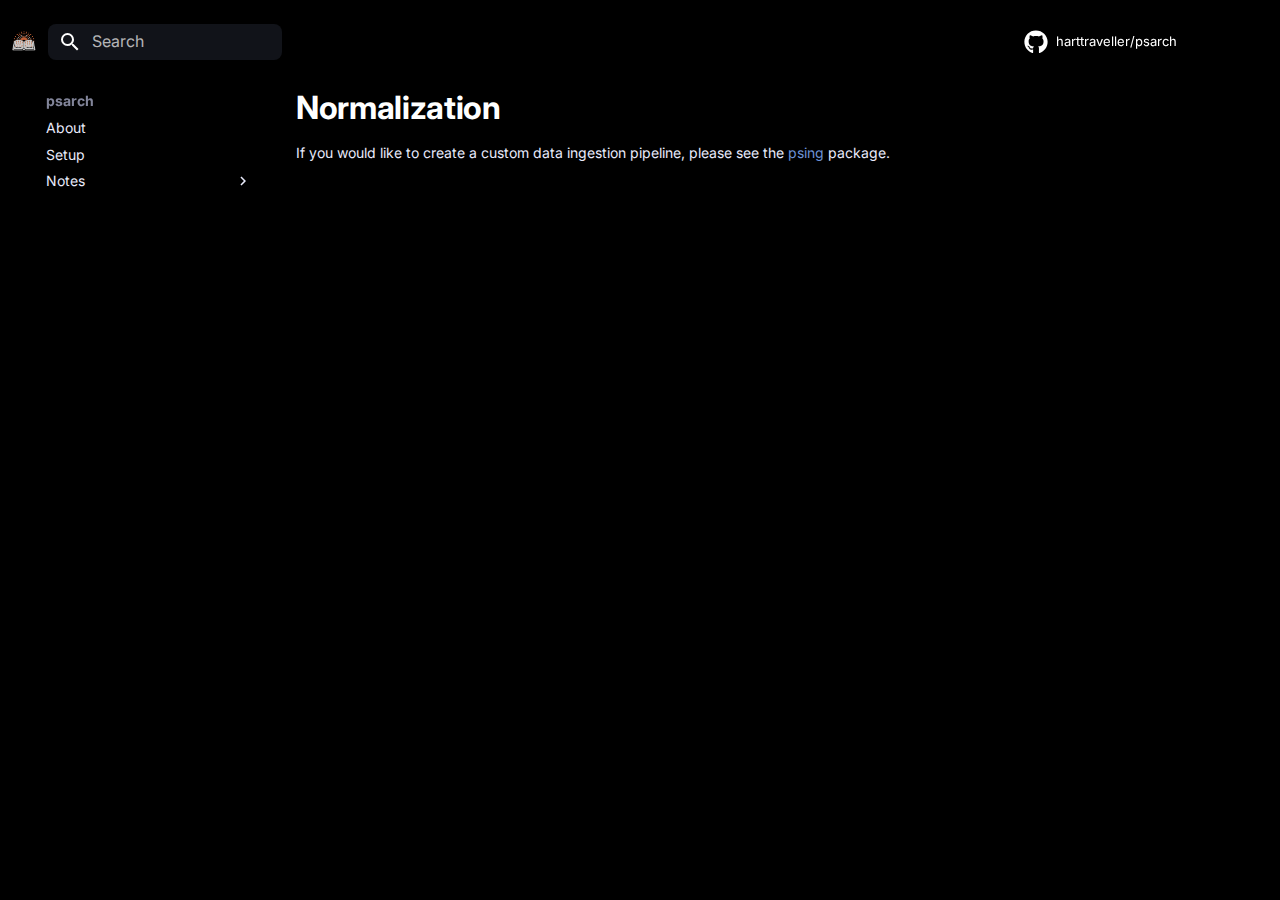
<file: normalization/index.html>
<!doctype html>
<html lang="en" class="no-js">
  <head>
    
      <meta charset="utf-8">
      <meta name="viewport" content="width=device-width,initial-scale=1">
      
      
      
      
      
      <link rel="icon" href="../assets/psarch.png">
      <meta name="generator" content="mkdocs-1.4.3, mkdocs-material-9.1.14">
    
    
      
        <title>Normalization - psarch</title>
      
    
    
      <link rel="stylesheet" href="../assets/stylesheets/main.85bb2934.min.css">
      
        
        <link rel="stylesheet" href="../assets/stylesheets/palette.a6bdf11c.min.css">
      
      

    
    
    
      
        
        
        <link rel="preconnect" href="https://fonts.gstatic.com" crossorigin>
        <link rel="stylesheet" href="https://fonts.googleapis.com/css?family=Roboto:300,300i,400,400i,700,700i%7CRoboto+Mono:400,400i,700,700i&display=fallback">
        <style>:root{--md-text-font:"Roboto";--md-code-font:"Roboto Mono"}</style>
      
    
    
      <link rel="stylesheet" href="../stylesheets/extra.css">
    
    <script>__md_scope=new URL("..",location),__md_hash=e=>[...e].reduce((e,_)=>(e<<5)-e+_.charCodeAt(0),0),__md_get=(e,_=localStorage,t=__md_scope)=>JSON.parse(_.getItem(t.pathname+"."+e)),__md_set=(e,_,t=localStorage,a=__md_scope)=>{try{t.setItem(a.pathname+"."+e,JSON.stringify(_))}catch(e){}}</script>
    
      

    
    
    
  </head>
  
  
    
    
    
    
    
    <body dir="ltr" data-md-color-scheme="slate" data-md-color-primary="black" data-md-color-accent="orange">
  
    
    
    <input class="md-toggle" data-md-toggle="drawer" type="checkbox" id="__drawer" autocomplete="off">
    <input class="md-toggle" data-md-toggle="search" type="checkbox" id="__search" autocomplete="off">
    <label class="md-overlay" for="__drawer"></label>
    <div data-md-component="skip">
      
        
        <a href="#normalization" class="md-skip">
          Skip to content
        </a>
      
    </div>
    <div data-md-component="announce">
      
    </div>
    
    
      

  

<header class="md-header md-header--shadow" data-md-component="header">
  <nav class="md-header__inner md-grid" aria-label="Header">
    <a href=".." title="psarch" class="md-header__button md-logo" aria-label="psarch" data-md-component="logo">
      
  <img src="../assets/psarch.png" alt="logo">

    </a>
    <label class="md-header__button md-icon" for="__drawer">
      <svg xmlns="http://www.w3.org/2000/svg" viewBox="0 0 24 24"><path d="M3 6h18v2H3V6m0 5h18v2H3v-2m0 5h18v2H3v-2Z"/></svg>
    </label>
    <div class="md-header__title" data-md-component="header-title">
      <div class="md-header__ellipsis">
        <div class="md-header__topic">
          <span class="md-ellipsis">
            psarch
          </span>
        </div>
        <div class="md-header__topic" data-md-component="header-topic">
          <span class="md-ellipsis">
            
              Normalization
            
          </span>
        </div>
      </div>
    </div>
    
      
    
    
    
      <label class="md-header__button md-icon" for="__search">
        <svg xmlns="http://www.w3.org/2000/svg" viewBox="0 0 24 24"><path d="M9.5 3A6.5 6.5 0 0 1 16 9.5c0 1.61-.59 3.09-1.56 4.23l.27.27h.79l5 5-1.5 1.5-5-5v-.79l-.27-.27A6.516 6.516 0 0 1 9.5 16 6.5 6.5 0 0 1 3 9.5 6.5 6.5 0 0 1 9.5 3m0 2C7 5 5 7 5 9.5S7 14 9.5 14 14 12 14 9.5 12 5 9.5 5Z"/></svg>
      </label>
      <div class="md-search" data-md-component="search" role="dialog">
  <label class="md-search__overlay" for="__search"></label>
  <div class="md-search__inner" role="search">
    <form class="md-search__form" name="search">
      <input type="text" class="md-search__input" name="query" aria-label="Search" placeholder="Search" autocapitalize="off" autocorrect="off" autocomplete="off" spellcheck="false" data-md-component="search-query" required>
      <label class="md-search__icon md-icon" for="__search">
        <svg xmlns="http://www.w3.org/2000/svg" viewBox="0 0 24 24"><path d="M9.5 3A6.5 6.5 0 0 1 16 9.5c0 1.61-.59 3.09-1.56 4.23l.27.27h.79l5 5-1.5 1.5-5-5v-.79l-.27-.27A6.516 6.516 0 0 1 9.5 16 6.5 6.5 0 0 1 3 9.5 6.5 6.5 0 0 1 9.5 3m0 2C7 5 5 7 5 9.5S7 14 9.5 14 14 12 14 9.5 12 5 9.5 5Z"/></svg>
        <svg xmlns="http://www.w3.org/2000/svg" viewBox="0 0 24 24"><path d="M20 11v2H8l5.5 5.5-1.42 1.42L4.16 12l7.92-7.92L13.5 5.5 8 11h12Z"/></svg>
      </label>
      <nav class="md-search__options" aria-label="Search">
        
        <button type="reset" class="md-search__icon md-icon" title="Clear" aria-label="Clear" tabindex="-1">
          <svg xmlns="http://www.w3.org/2000/svg" viewBox="0 0 24 24"><path d="M19 6.41 17.59 5 12 10.59 6.41 5 5 6.41 10.59 12 5 17.59 6.41 19 12 13.41 17.59 19 19 17.59 13.41 12 19 6.41Z"/></svg>
        </button>
      </nav>
      
    </form>
    <div class="md-search__output">
      <div class="md-search__scrollwrap" data-md-scrollfix>
        <div class="md-search-result" data-md-component="search-result">
          <div class="md-search-result__meta">
            Initializing search
          </div>
          <ol class="md-search-result__list" role="presentation"></ol>
        </div>
      </div>
    </div>
  </div>
</div>
    
    
      <div class="md-header__source">
        <a href="https://www.github.com/harttraveller/psarch" title="Go to repository" class="md-source" data-md-component="source">
  <div class="md-source__icon md-icon">
    
    <svg xmlns="http://www.w3.org/2000/svg" viewBox="0 0 496 512"><!--! Font Awesome Free 6.4.0 by @fontawesome - https://fontawesome.com License - https://fontawesome.com/license/free (Icons: CC BY 4.0, Fonts: SIL OFL 1.1, Code: MIT License) Copyright 2023 Fonticons, Inc.--><path d="M165.9 397.4c0 2-2.3 3.6-5.2 3.6-3.3.3-5.6-1.3-5.6-3.6 0-2 2.3-3.6 5.2-3.6 3-.3 5.6 1.3 5.6 3.6zm-31.1-4.5c-.7 2 1.3 4.3 4.3 4.9 2.6 1 5.6 0 6.2-2s-1.3-4.3-4.3-5.2c-2.6-.7-5.5.3-6.2 2.3zm44.2-1.7c-2.9.7-4.9 2.6-4.6 4.9.3 2 2.9 3.3 5.9 2.6 2.9-.7 4.9-2.6 4.6-4.6-.3-1.9-3-3.2-5.9-2.9zM244.8 8C106.1 8 0 113.3 0 252c0 110.9 69.8 205.8 169.5 239.2 12.8 2.3 17.3-5.6 17.3-12.1 0-6.2-.3-40.4-.3-61.4 0 0-70 15-84.7-29.8 0 0-11.4-29.1-27.8-36.6 0 0-22.9-15.7 1.6-15.4 0 0 24.9 2 38.6 25.8 21.9 38.6 58.6 27.5 72.9 20.9 2.3-16 8.8-27.1 16-33.7-55.9-6.2-112.3-14.3-112.3-110.5 0-27.5 7.6-41.3 23.6-58.9-2.6-6.5-11.1-33.3 2.6-67.9 20.9-6.5 69 27 69 27 20-5.6 41.5-8.5 62.8-8.5s42.8 2.9 62.8 8.5c0 0 48.1-33.6 69-27 13.7 34.7 5.2 61.4 2.6 67.9 16 17.7 25.8 31.5 25.8 58.9 0 96.5-58.9 104.2-114.8 110.5 9.2 7.9 17 22.9 17 46.4 0 33.7-.3 75.4-.3 83.6 0 6.5 4.6 14.4 17.3 12.1C428.2 457.8 496 362.9 496 252 496 113.3 383.5 8 244.8 8zM97.2 352.9c-1.3 1-1 3.3.7 5.2 1.6 1.6 3.9 2.3 5.2 1 1.3-1 1-3.3-.7-5.2-1.6-1.6-3.9-2.3-5.2-1zm-10.8-8.1c-.7 1.3.3 2.9 2.3 3.9 1.6 1 3.6.7 4.3-.7.7-1.3-.3-2.9-2.3-3.9-2-.6-3.6-.3-4.3.7zm32.4 35.6c-1.6 1.3-1 4.3 1.3 6.2 2.3 2.3 5.2 2.6 6.5 1 1.3-1.3.7-4.3-1.3-6.2-2.2-2.3-5.2-2.6-6.5-1zm-11.4-14.7c-1.6 1-1.6 3.6 0 5.9 1.6 2.3 4.3 3.3 5.6 2.3 1.6-1.3 1.6-3.9 0-6.2-1.4-2.3-4-3.3-5.6-2z"/></svg>
  </div>
  <div class="md-source__repository">
    harttraveller/psarch
  </div>
</a>
      </div>
    
  </nav>
  
</header>
    
    <div class="md-container" data-md-component="container">
      
      
        
          
        
      
      <main class="md-main" data-md-component="main">
        <div class="md-main__inner md-grid">
          
            
              
              <div class="md-sidebar md-sidebar--primary" data-md-component="sidebar" data-md-type="navigation" >
                <div class="md-sidebar__scrollwrap">
                  <div class="md-sidebar__inner">
                    


<nav class="md-nav md-nav--primary" aria-label="Navigation" data-md-level="0">
  <label class="md-nav__title" for="__drawer">
    <a href=".." title="psarch" class="md-nav__button md-logo" aria-label="psarch" data-md-component="logo">
      
  <img src="../assets/psarch.png" alt="logo">

    </a>
    psarch
  </label>
  
    <div class="md-nav__source">
      <a href="https://www.github.com/harttraveller/psarch" title="Go to repository" class="md-source" data-md-component="source">
  <div class="md-source__icon md-icon">
    
    <svg xmlns="http://www.w3.org/2000/svg" viewBox="0 0 496 512"><!--! Font Awesome Free 6.4.0 by @fontawesome - https://fontawesome.com License - https://fontawesome.com/license/free (Icons: CC BY 4.0, Fonts: SIL OFL 1.1, Code: MIT License) Copyright 2023 Fonticons, Inc.--><path d="M165.9 397.4c0 2-2.3 3.6-5.2 3.6-3.3.3-5.6-1.3-5.6-3.6 0-2 2.3-3.6 5.2-3.6 3-.3 5.6 1.3 5.6 3.6zm-31.1-4.5c-.7 2 1.3 4.3 4.3 4.9 2.6 1 5.6 0 6.2-2s-1.3-4.3-4.3-5.2c-2.6-.7-5.5.3-6.2 2.3zm44.2-1.7c-2.9.7-4.9 2.6-4.6 4.9.3 2 2.9 3.3 5.9 2.6 2.9-.7 4.9-2.6 4.6-4.6-.3-1.9-3-3.2-5.9-2.9zM244.8 8C106.1 8 0 113.3 0 252c0 110.9 69.8 205.8 169.5 239.2 12.8 2.3 17.3-5.6 17.3-12.1 0-6.2-.3-40.4-.3-61.4 0 0-70 15-84.7-29.8 0 0-11.4-29.1-27.8-36.6 0 0-22.9-15.7 1.6-15.4 0 0 24.9 2 38.6 25.8 21.9 38.6 58.6 27.5 72.9 20.9 2.3-16 8.8-27.1 16-33.7-55.9-6.2-112.3-14.3-112.3-110.5 0-27.5 7.6-41.3 23.6-58.9-2.6-6.5-11.1-33.3 2.6-67.9 20.9-6.5 69 27 69 27 20-5.6 41.5-8.5 62.8-8.5s42.8 2.9 62.8 8.5c0 0 48.1-33.6 69-27 13.7 34.7 5.2 61.4 2.6 67.9 16 17.7 25.8 31.5 25.8 58.9 0 96.5-58.9 104.2-114.8 110.5 9.2 7.9 17 22.9 17 46.4 0 33.7-.3 75.4-.3 83.6 0 6.5 4.6 14.4 17.3 12.1C428.2 457.8 496 362.9 496 252 496 113.3 383.5 8 244.8 8zM97.2 352.9c-1.3 1-1 3.3.7 5.2 1.6 1.6 3.9 2.3 5.2 1 1.3-1 1-3.3-.7-5.2-1.6-1.6-3.9-2.3-5.2-1zm-10.8-8.1c-.7 1.3.3 2.9 2.3 3.9 1.6 1 3.6.7 4.3-.7.7-1.3-.3-2.9-2.3-3.9-2-.6-3.6-.3-4.3.7zm32.4 35.6c-1.6 1.3-1 4.3 1.3 6.2 2.3 2.3 5.2 2.6 6.5 1 1.3-1.3.7-4.3-1.3-6.2-2.2-2.3-5.2-2.6-6.5-1zm-11.4-14.7c-1.6 1-1.6 3.6 0 5.9 1.6 2.3 4.3 3.3 5.6 2.3 1.6-1.3 1.6-3.9 0-6.2-1.4-2.3-4-3.3-5.6-2z"/></svg>
  </div>
  <div class="md-source__repository">
    harttraveller/psarch
  </div>
</a>
    </div>
  
  <ul class="md-nav__list" data-md-scrollfix>
    
      
      
      

  
  
  
    <li class="md-nav__item">
      <a href=".." class="md-nav__link">
        About
      </a>
    </li>
  

    
      
      
      

  
  
  
    <li class="md-nav__item">
      <a href="../setup/" class="md-nav__link">
        Setup
      </a>
    </li>
  

    
      
      
      

  
  
  
    
    <li class="md-nav__item md-nav__item--nested">
      
      
      
      
      <input class="md-nav__toggle md-toggle " type="checkbox" id="__nav_3" >
      
      
      
        <label class="md-nav__link" for="__nav_3" id="__nav_3_label" tabindex="0">
          Notes
          <span class="md-nav__icon md-icon"></span>
        </label>
      
      <nav class="md-nav" data-md-level="1" aria-labelledby="__nav_3_label" aria-expanded="false">
        <label class="md-nav__title" for="__nav_3">
          <span class="md-nav__icon md-icon"></span>
          Notes
        </label>
        <ul class="md-nav__list" data-md-scrollfix>
          
            
              
  
  
  
    <li class="md-nav__item">
      <a href="../data/" class="md-nav__link">
        Data
      </a>
    </li>
  

            
          
        </ul>
      </nav>
    </li>
  

    
  </ul>
</nav>
                  </div>
                </div>
              </div>
            
            
              
              <div class="md-sidebar md-sidebar--secondary" data-md-component="sidebar" data-md-type="toc" >
                <div class="md-sidebar__scrollwrap">
                  <div class="md-sidebar__inner">
                    

<nav class="md-nav md-nav--secondary" aria-label="Table of contents">
  
  
  
    
  
  
</nav>
                  </div>
                </div>
              </div>
            
          
          
            <div class="md-content" data-md-component="content">
              <article class="md-content__inner md-typeset">
                
                  


<h1 id="normalization">Normalization</h1>
<p>If you would like to create a custom data ingestion pipeline, please see the <a href="">psing</a> package.</p>





                
              </article>
            </div>
          
          
        </div>
        
      </main>
      
        <footer class="md-footer">
  
    
  
  <div class="md-footer-meta md-typeset">
    <div class="md-footer-meta__inner md-grid">
      <div class="md-copyright">
  
  
</div>
      
    </div>
  </div>
</footer>
      
    </div>
    <div class="md-dialog" data-md-component="dialog">
      <div class="md-dialog__inner md-typeset"></div>
    </div>
    
    <script id="__config" type="application/json">{"base": "..", "features": ["header.autohide", "navigation.instant", "navigation.tracking", "content.code.copy", "navigation.footer"], "search": "../assets/javascripts/workers/search.208ed371.min.js", "translations": {"clipboard.copied": "Copied to clipboard", "clipboard.copy": "Copy to clipboard", "search.result.more.one": "1 more on this page", "search.result.more.other": "# more on this page", "search.result.none": "No matching documents", "search.result.one": "1 matching document", "search.result.other": "# matching documents", "search.result.placeholder": "Type to start searching", "search.result.term.missing": "Missing", "select.version": "Select version"}}</script>
    
    
      <script src="../assets/javascripts/bundle.b4d07000.min.js"></script>
      
    
  </body>
</html>
</file>
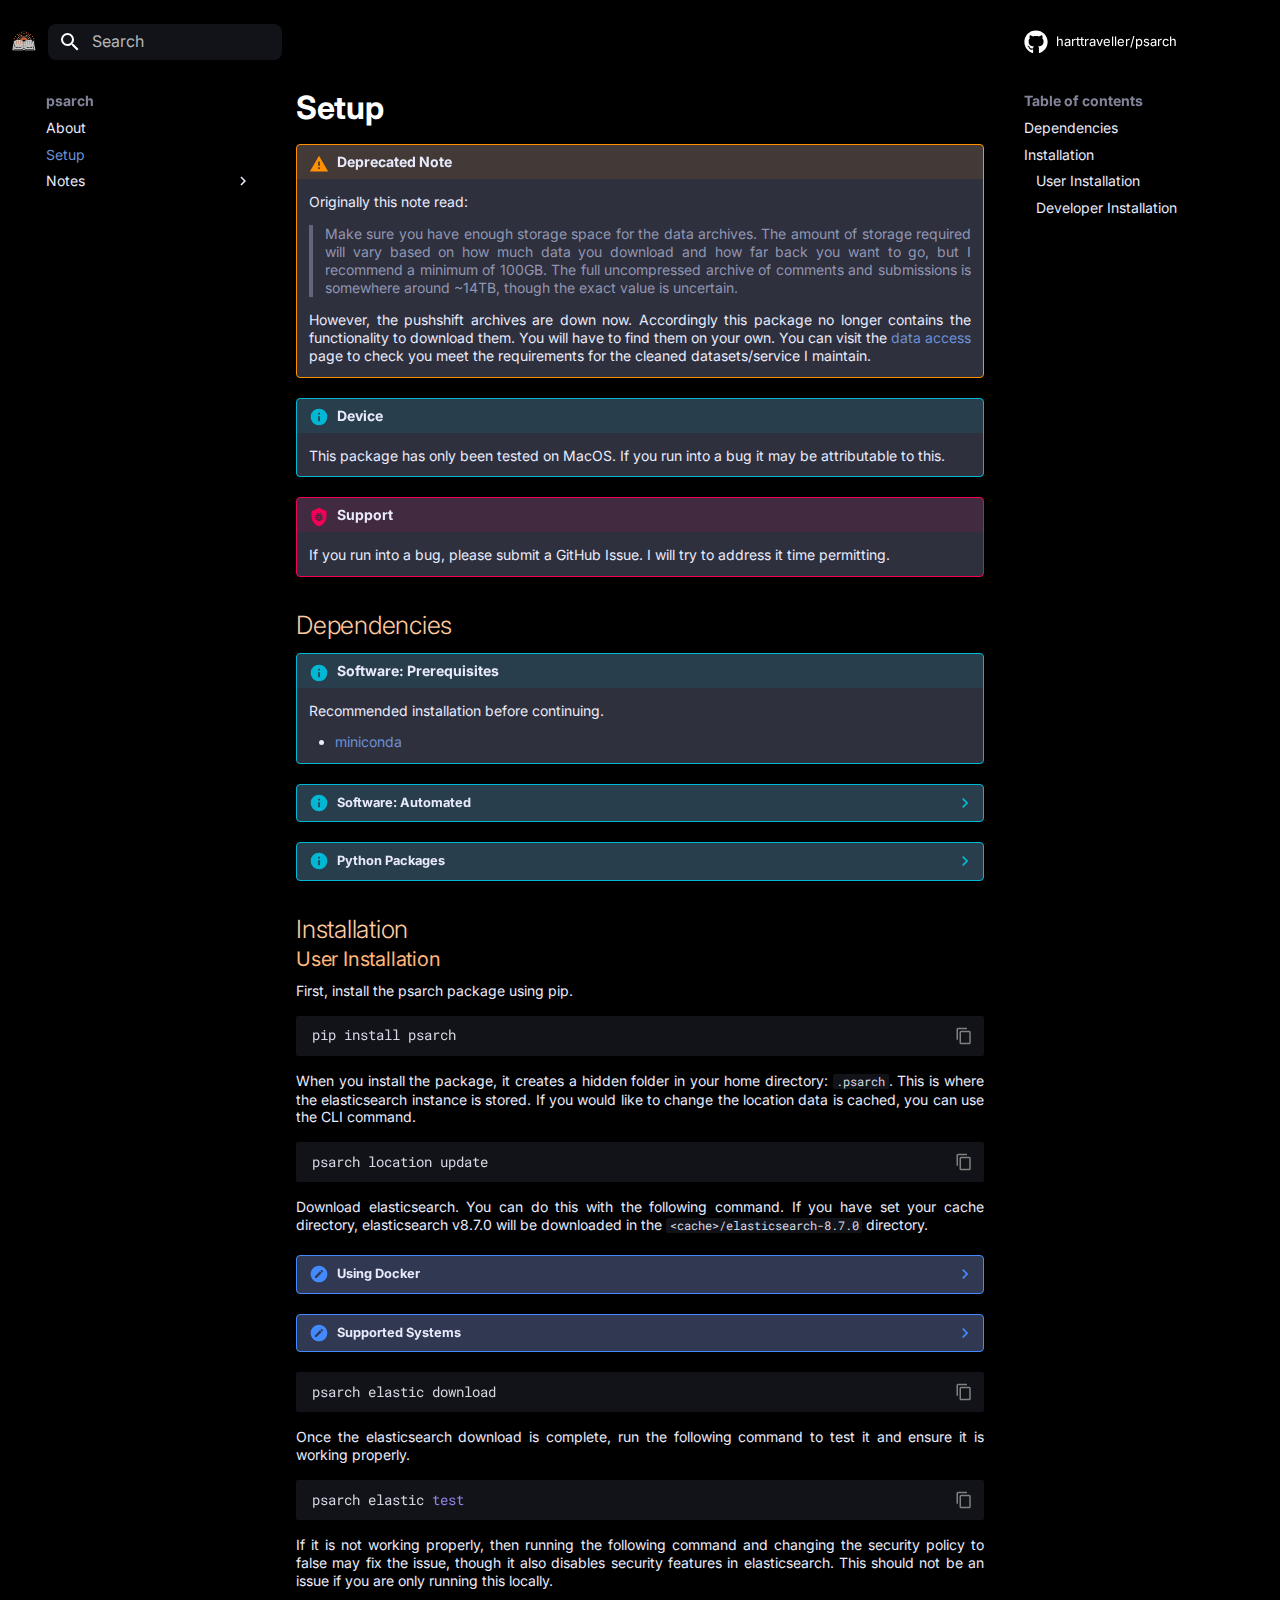
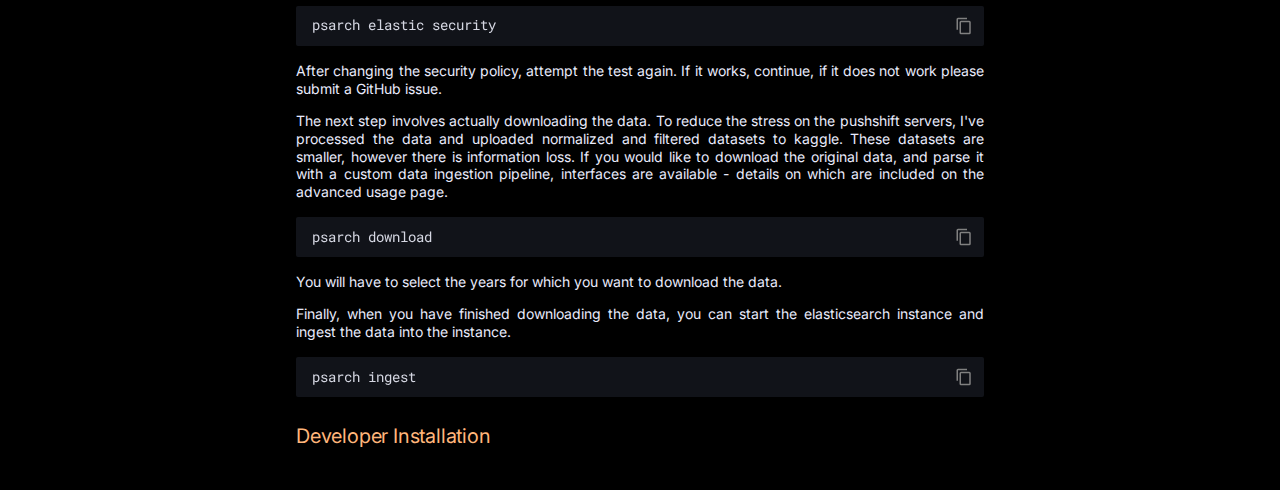
<file: setup/index.html>
<!doctype html>
<html lang="en" class="no-js">
  <head>
    
      <meta charset="utf-8">
      <meta name="viewport" content="width=device-width,initial-scale=1">
      
      
      
      
        <link rel="prev" href="..">
      
      
        <link rel="next" href="../data/">
      
      <link rel="icon" href="../assets/psarch.png">
      <meta name="generator" content="mkdocs-1.4.3, mkdocs-material-9.1.14">
    
    
      
        <title>Setup - psarch</title>
      
    
    
      <link rel="stylesheet" href="../assets/stylesheets/main.85bb2934.min.css">
      
        
        <link rel="stylesheet" href="../assets/stylesheets/palette.a6bdf11c.min.css">
      
      

    
    
    
      
        
        
        <link rel="preconnect" href="https://fonts.gstatic.com" crossorigin>
        <link rel="stylesheet" href="https://fonts.googleapis.com/css?family=Roboto:300,300i,400,400i,700,700i%7CRoboto+Mono:400,400i,700,700i&display=fallback">
        <style>:root{--md-text-font:"Roboto";--md-code-font:"Roboto Mono"}</style>
      
    
    
      <link rel="stylesheet" href="../stylesheets/extra.css">
    
    <script>__md_scope=new URL("..",location),__md_hash=e=>[...e].reduce((e,_)=>(e<<5)-e+_.charCodeAt(0),0),__md_get=(e,_=localStorage,t=__md_scope)=>JSON.parse(_.getItem(t.pathname+"."+e)),__md_set=(e,_,t=localStorage,a=__md_scope)=>{try{t.setItem(a.pathname+"."+e,JSON.stringify(_))}catch(e){}}</script>
    
      

    
    
    
  </head>
  
  
    
    
    
    
    
    <body dir="ltr" data-md-color-scheme="slate" data-md-color-primary="black" data-md-color-accent="orange">
  
    
    
    <input class="md-toggle" data-md-toggle="drawer" type="checkbox" id="__drawer" autocomplete="off">
    <input class="md-toggle" data-md-toggle="search" type="checkbox" id="__search" autocomplete="off">
    <label class="md-overlay" for="__drawer"></label>
    <div data-md-component="skip">
      
        
        <a href="#setup" class="md-skip">
          Skip to content
        </a>
      
    </div>
    <div data-md-component="announce">
      
    </div>
    
    
      

  

<header class="md-header md-header--shadow" data-md-component="header">
  <nav class="md-header__inner md-grid" aria-label="Header">
    <a href=".." title="psarch" class="md-header__button md-logo" aria-label="psarch" data-md-component="logo">
      
  <img src="../assets/psarch.png" alt="logo">

    </a>
    <label class="md-header__button md-icon" for="__drawer">
      <svg xmlns="http://www.w3.org/2000/svg" viewBox="0 0 24 24"><path d="M3 6h18v2H3V6m0 5h18v2H3v-2m0 5h18v2H3v-2Z"/></svg>
    </label>
    <div class="md-header__title" data-md-component="header-title">
      <div class="md-header__ellipsis">
        <div class="md-header__topic">
          <span class="md-ellipsis">
            psarch
          </span>
        </div>
        <div class="md-header__topic" data-md-component="header-topic">
          <span class="md-ellipsis">
            
              Setup
            
          </span>
        </div>
      </div>
    </div>
    
      
    
    
    
      <label class="md-header__button md-icon" for="__search">
        <svg xmlns="http://www.w3.org/2000/svg" viewBox="0 0 24 24"><path d="M9.5 3A6.5 6.5 0 0 1 16 9.5c0 1.61-.59 3.09-1.56 4.23l.27.27h.79l5 5-1.5 1.5-5-5v-.79l-.27-.27A6.516 6.516 0 0 1 9.5 16 6.5 6.5 0 0 1 3 9.5 6.5 6.5 0 0 1 9.5 3m0 2C7 5 5 7 5 9.5S7 14 9.5 14 14 12 14 9.5 12 5 9.5 5Z"/></svg>
      </label>
      <div class="md-search" data-md-component="search" role="dialog">
  <label class="md-search__overlay" for="__search"></label>
  <div class="md-search__inner" role="search">
    <form class="md-search__form" name="search">
      <input type="text" class="md-search__input" name="query" aria-label="Search" placeholder="Search" autocapitalize="off" autocorrect="off" autocomplete="off" spellcheck="false" data-md-component="search-query" required>
      <label class="md-search__icon md-icon" for="__search">
        <svg xmlns="http://www.w3.org/2000/svg" viewBox="0 0 24 24"><path d="M9.5 3A6.5 6.5 0 0 1 16 9.5c0 1.61-.59 3.09-1.56 4.23l.27.27h.79l5 5-1.5 1.5-5-5v-.79l-.27-.27A6.516 6.516 0 0 1 9.5 16 6.5 6.5 0 0 1 3 9.5 6.5 6.5 0 0 1 9.5 3m0 2C7 5 5 7 5 9.5S7 14 9.5 14 14 12 14 9.5 12 5 9.5 5Z"/></svg>
        <svg xmlns="http://www.w3.org/2000/svg" viewBox="0 0 24 24"><path d="M20 11v2H8l5.5 5.5-1.42 1.42L4.16 12l7.92-7.92L13.5 5.5 8 11h12Z"/></svg>
      </label>
      <nav class="md-search__options" aria-label="Search">
        
        <button type="reset" class="md-search__icon md-icon" title="Clear" aria-label="Clear" tabindex="-1">
          <svg xmlns="http://www.w3.org/2000/svg" viewBox="0 0 24 24"><path d="M19 6.41 17.59 5 12 10.59 6.41 5 5 6.41 10.59 12 5 17.59 6.41 19 12 13.41 17.59 19 19 17.59 13.41 12 19 6.41Z"/></svg>
        </button>
      </nav>
      
    </form>
    <div class="md-search__output">
      <div class="md-search__scrollwrap" data-md-scrollfix>
        <div class="md-search-result" data-md-component="search-result">
          <div class="md-search-result__meta">
            Initializing search
          </div>
          <ol class="md-search-result__list" role="presentation"></ol>
        </div>
      </div>
    </div>
  </div>
</div>
    
    
      <div class="md-header__source">
        <a href="https://www.github.com/harttraveller/psarch" title="Go to repository" class="md-source" data-md-component="source">
  <div class="md-source__icon md-icon">
    
    <svg xmlns="http://www.w3.org/2000/svg" viewBox="0 0 496 512"><!--! Font Awesome Free 6.4.0 by @fontawesome - https://fontawesome.com License - https://fontawesome.com/license/free (Icons: CC BY 4.0, Fonts: SIL OFL 1.1, Code: MIT License) Copyright 2023 Fonticons, Inc.--><path d="M165.9 397.4c0 2-2.3 3.6-5.2 3.6-3.3.3-5.6-1.3-5.6-3.6 0-2 2.3-3.6 5.2-3.6 3-.3 5.6 1.3 5.6 3.6zm-31.1-4.5c-.7 2 1.3 4.3 4.3 4.9 2.6 1 5.6 0 6.2-2s-1.3-4.3-4.3-5.2c-2.6-.7-5.5.3-6.2 2.3zm44.2-1.7c-2.9.7-4.9 2.6-4.6 4.9.3 2 2.9 3.3 5.9 2.6 2.9-.7 4.9-2.6 4.6-4.6-.3-1.9-3-3.2-5.9-2.9zM244.8 8C106.1 8 0 113.3 0 252c0 110.9 69.8 205.8 169.5 239.2 12.8 2.3 17.3-5.6 17.3-12.1 0-6.2-.3-40.4-.3-61.4 0 0-70 15-84.7-29.8 0 0-11.4-29.1-27.8-36.6 0 0-22.9-15.7 1.6-15.4 0 0 24.9 2 38.6 25.8 21.9 38.6 58.6 27.5 72.9 20.9 2.3-16 8.8-27.1 16-33.7-55.9-6.2-112.3-14.3-112.3-110.5 0-27.5 7.6-41.3 23.6-58.9-2.6-6.5-11.1-33.3 2.6-67.9 20.9-6.5 69 27 69 27 20-5.6 41.5-8.5 62.8-8.5s42.8 2.9 62.8 8.5c0 0 48.1-33.6 69-27 13.7 34.7 5.2 61.4 2.6 67.9 16 17.7 25.8 31.5 25.8 58.9 0 96.5-58.9 104.2-114.8 110.5 9.2 7.9 17 22.9 17 46.4 0 33.7-.3 75.4-.3 83.6 0 6.5 4.6 14.4 17.3 12.1C428.2 457.8 496 362.9 496 252 496 113.3 383.5 8 244.8 8zM97.2 352.9c-1.3 1-1 3.3.7 5.2 1.6 1.6 3.9 2.3 5.2 1 1.3-1 1-3.3-.7-5.2-1.6-1.6-3.9-2.3-5.2-1zm-10.8-8.1c-.7 1.3.3 2.9 2.3 3.9 1.6 1 3.6.7 4.3-.7.7-1.3-.3-2.9-2.3-3.9-2-.6-3.6-.3-4.3.7zm32.4 35.6c-1.6 1.3-1 4.3 1.3 6.2 2.3 2.3 5.2 2.6 6.5 1 1.3-1.3.7-4.3-1.3-6.2-2.2-2.3-5.2-2.6-6.5-1zm-11.4-14.7c-1.6 1-1.6 3.6 0 5.9 1.6 2.3 4.3 3.3 5.6 2.3 1.6-1.3 1.6-3.9 0-6.2-1.4-2.3-4-3.3-5.6-2z"/></svg>
  </div>
  <div class="md-source__repository">
    harttraveller/psarch
  </div>
</a>
      </div>
    
  </nav>
  
</header>
    
    <div class="md-container" data-md-component="container">
      
      
        
          
        
      
      <main class="md-main" data-md-component="main">
        <div class="md-main__inner md-grid">
          
            
              
              <div class="md-sidebar md-sidebar--primary" data-md-component="sidebar" data-md-type="navigation" >
                <div class="md-sidebar__scrollwrap">
                  <div class="md-sidebar__inner">
                    


<nav class="md-nav md-nav--primary" aria-label="Navigation" data-md-level="0">
  <label class="md-nav__title" for="__drawer">
    <a href=".." title="psarch" class="md-nav__button md-logo" aria-label="psarch" data-md-component="logo">
      
  <img src="../assets/psarch.png" alt="logo">

    </a>
    psarch
  </label>
  
    <div class="md-nav__source">
      <a href="https://www.github.com/harttraveller/psarch" title="Go to repository" class="md-source" data-md-component="source">
  <div class="md-source__icon md-icon">
    
    <svg xmlns="http://www.w3.org/2000/svg" viewBox="0 0 496 512"><!--! Font Awesome Free 6.4.0 by @fontawesome - https://fontawesome.com License - https://fontawesome.com/license/free (Icons: CC BY 4.0, Fonts: SIL OFL 1.1, Code: MIT License) Copyright 2023 Fonticons, Inc.--><path d="M165.9 397.4c0 2-2.3 3.6-5.2 3.6-3.3.3-5.6-1.3-5.6-3.6 0-2 2.3-3.6 5.2-3.6 3-.3 5.6 1.3 5.6 3.6zm-31.1-4.5c-.7 2 1.3 4.3 4.3 4.9 2.6 1 5.6 0 6.2-2s-1.3-4.3-4.3-5.2c-2.6-.7-5.5.3-6.2 2.3zm44.2-1.7c-2.9.7-4.9 2.6-4.6 4.9.3 2 2.9 3.3 5.9 2.6 2.9-.7 4.9-2.6 4.6-4.6-.3-1.9-3-3.2-5.9-2.9zM244.8 8C106.1 8 0 113.3 0 252c0 110.9 69.8 205.8 169.5 239.2 12.8 2.3 17.3-5.6 17.3-12.1 0-6.2-.3-40.4-.3-61.4 0 0-70 15-84.7-29.8 0 0-11.4-29.1-27.8-36.6 0 0-22.9-15.7 1.6-15.4 0 0 24.9 2 38.6 25.8 21.9 38.6 58.6 27.5 72.9 20.9 2.3-16 8.8-27.1 16-33.7-55.9-6.2-112.3-14.3-112.3-110.5 0-27.5 7.6-41.3 23.6-58.9-2.6-6.5-11.1-33.3 2.6-67.9 20.9-6.5 69 27 69 27 20-5.6 41.5-8.5 62.8-8.5s42.8 2.9 62.8 8.5c0 0 48.1-33.6 69-27 13.7 34.7 5.2 61.4 2.6 67.9 16 17.7 25.8 31.5 25.8 58.9 0 96.5-58.9 104.2-114.8 110.5 9.2 7.9 17 22.9 17 46.4 0 33.7-.3 75.4-.3 83.6 0 6.5 4.6 14.4 17.3 12.1C428.2 457.8 496 362.9 496 252 496 113.3 383.5 8 244.8 8zM97.2 352.9c-1.3 1-1 3.3.7 5.2 1.6 1.6 3.9 2.3 5.2 1 1.3-1 1-3.3-.7-5.2-1.6-1.6-3.9-2.3-5.2-1zm-10.8-8.1c-.7 1.3.3 2.9 2.3 3.9 1.6 1 3.6.7 4.3-.7.7-1.3-.3-2.9-2.3-3.9-2-.6-3.6-.3-4.3.7zm32.4 35.6c-1.6 1.3-1 4.3 1.3 6.2 2.3 2.3 5.2 2.6 6.5 1 1.3-1.3.7-4.3-1.3-6.2-2.2-2.3-5.2-2.6-6.5-1zm-11.4-14.7c-1.6 1-1.6 3.6 0 5.9 1.6 2.3 4.3 3.3 5.6 2.3 1.6-1.3 1.6-3.9 0-6.2-1.4-2.3-4-3.3-5.6-2z"/></svg>
  </div>
  <div class="md-source__repository">
    harttraveller/psarch
  </div>
</a>
    </div>
  
  <ul class="md-nav__list" data-md-scrollfix>
    
      
      
      

  
  
  
    <li class="md-nav__item">
      <a href=".." class="md-nav__link">
        About
      </a>
    </li>
  

    
      
      
      

  
  
    
  
  
    <li class="md-nav__item md-nav__item--active">
      
      <input class="md-nav__toggle md-toggle" type="checkbox" id="__toc">
      
      
        
      
      
        <label class="md-nav__link md-nav__link--active" for="__toc">
          Setup
          <span class="md-nav__icon md-icon"></span>
        </label>
      
      <a href="./" class="md-nav__link md-nav__link--active">
        Setup
      </a>
      
        

<nav class="md-nav md-nav--secondary" aria-label="Table of contents">
  
  
  
    
  
  
    <label class="md-nav__title" for="__toc">
      <span class="md-nav__icon md-icon"></span>
      Table of contents
    </label>
    <ul class="md-nav__list" data-md-component="toc" data-md-scrollfix>
      
        <li class="md-nav__item">
  <a href="#dependencies" class="md-nav__link">
    Dependencies
  </a>
  
</li>
      
        <li class="md-nav__item">
  <a href="#installation" class="md-nav__link">
    Installation
  </a>
  
    <nav class="md-nav" aria-label="Installation">
      <ul class="md-nav__list">
        
          <li class="md-nav__item">
  <a href="#user-installation" class="md-nav__link">
    User Installation
  </a>
  
</li>
        
          <li class="md-nav__item">
  <a href="#developer-installation" class="md-nav__link">
    Developer Installation
  </a>
  
</li>
        
      </ul>
    </nav>
  
</li>
      
    </ul>
  
</nav>
      
    </li>
  

    
      
      
      

  
  
  
    
    <li class="md-nav__item md-nav__item--nested">
      
      
      
      
      <input class="md-nav__toggle md-toggle " type="checkbox" id="__nav_3" >
      
      
      
        <label class="md-nav__link" for="__nav_3" id="__nav_3_label" tabindex="0">
          Notes
          <span class="md-nav__icon md-icon"></span>
        </label>
      
      <nav class="md-nav" data-md-level="1" aria-labelledby="__nav_3_label" aria-expanded="false">
        <label class="md-nav__title" for="__nav_3">
          <span class="md-nav__icon md-icon"></span>
          Notes
        </label>
        <ul class="md-nav__list" data-md-scrollfix>
          
            
              
  
  
  
    <li class="md-nav__item">
      <a href="../data/" class="md-nav__link">
        Data
      </a>
    </li>
  

            
          
        </ul>
      </nav>
    </li>
  

    
  </ul>
</nav>
                  </div>
                </div>
              </div>
            
            
              
              <div class="md-sidebar md-sidebar--secondary" data-md-component="sidebar" data-md-type="toc" >
                <div class="md-sidebar__scrollwrap">
                  <div class="md-sidebar__inner">
                    

<nav class="md-nav md-nav--secondary" aria-label="Table of contents">
  
  
  
    
  
  
    <label class="md-nav__title" for="__toc">
      <span class="md-nav__icon md-icon"></span>
      Table of contents
    </label>
    <ul class="md-nav__list" data-md-component="toc" data-md-scrollfix>
      
        <li class="md-nav__item">
  <a href="#dependencies" class="md-nav__link">
    Dependencies
  </a>
  
</li>
      
        <li class="md-nav__item">
  <a href="#installation" class="md-nav__link">
    Installation
  </a>
  
    <nav class="md-nav" aria-label="Installation">
      <ul class="md-nav__list">
        
          <li class="md-nav__item">
  <a href="#user-installation" class="md-nav__link">
    User Installation
  </a>
  
</li>
        
          <li class="md-nav__item">
  <a href="#developer-installation" class="md-nav__link">
    Developer Installation
  </a>
  
</li>
        
      </ul>
    </nav>
  
</li>
      
    </ul>
  
</nav>
                  </div>
                </div>
              </div>
            
          
          
            <div class="md-content" data-md-component="content">
              <article class="md-content__inner md-typeset">
                
                  


<h1 id="setup">Setup</h1>
<div class="admonition warning">
<p class="admonition-title">Deprecated Note</p>
<p>Originally this note read:</p>
<blockquote>
<p>Make sure you have enough storage space for the data archives. The amount of storage required will vary based on how much data you download and how far back you want to go, but I recommend a minimum of 100GB. The full uncompressed archive of comments and submissions is somewhere around ~14TB, though the exact value is uncertain.</p>
</blockquote>
<p>However, the pushshift archives are down now. Accordingly this package no longer contains the functionality to download them. You will have to find them on your own. You can visit the <a href="../data/">data access</a> page to check you meet the requirements for the cleaned datasets/service I maintain.</p>
</div>
<div class="admonition info">
<p class="admonition-title">Device</p>
<p>This package has only been tested on MacOS. If you run into a bug it may be attributable to this.</p>
</div>
<div class="admonition bug">
<p class="admonition-title">Support</p>
<p>If you run into a bug, please submit a GitHub Issue. I will try to address it time permitting.</p>
</div>
<h2 id="dependencies">Dependencies</h2>
<div class="admonition info">
<p class="admonition-title">Software: Prerequisites</p>
<p>Recommended installation before continuing.</p>
<ul>
<li><a href="https://docs.conda.io/en/latest/miniconda.html">miniconda</a></li>
</ul>
</div>
<details class="info">
<summary>Software: Automated</summary>
<p>Installed via included CLI during the setup process. You can install separately if you prefer.</p>
<ul>
<li><a href="https://www.elastic.co/downloads/elasticsearch">elasticsearch</a></li>
</ul>
</details>
<details class="info">
<summary>Python Packages</summary>
<p>These are installed automatically. Package dependencies vary based on whether you install the package as a developer or a user. For the former, check the <a href="https://github.com/harttraveller/psarch/blob/main/requirements.txt">requirements.txt</a> file. For the latter, check the <a href="https://github.com/harttraveller/psarch/blob/main/setup.py">setup.py</a> file. The developer dependencies are a superset of the user dependencies.</p>
</details>
<h2 id="installation">Installation</h2>
<h3 id="user-installation">User Installation</h3>
<p>First, install the psarch package using pip.</p>
<div class="highlight"><pre><span></span><code><a id="__codelineno-0-1" name="__codelineno-0-1" href="#__codelineno-0-1"></a>pip<span class="w"> </span>install<span class="w"> </span>psarch
</code></pre></div>
<p>When you install the package, it creates a hidden folder in your home directory: <code>.psarch</code>. This is where the elasticsearch instance is stored. If you would like to change the location data is cached, you can use the CLI command.</p>
<div class="highlight"><pre><span></span><code><a id="__codelineno-1-1" name="__codelineno-1-1" href="#__codelineno-1-1"></a>psarch<span class="w"> </span>location<span class="w"> </span>update
</code></pre></div>
<p>Download elasticsearch. You can do this with the following command. If you have set your cache directory, elasticsearch v8.7.0 will be downloaded in the <code>&lt;cache&gt;/elasticsearch-8.7.0</code> directory.</p>
<details class="note">
<summary>Using Docker</summary>
<p>You can also use docker to set up elasticsearch, as documented <a href="https://dylancastillo.co/elasticsearch-python/">here</a>. The caveat with this is that (as I understand) the docker container will operate in memory while active, and thus the amount of data you can handle will be restricted to a fraction of the RAM available on your system.</p>
</details>
<details class="note">
<summary>Supported Systems</summary>
<p>At the moment I've only implemented the download wizard for elasticsearch for MacOS. If you are on a different system, you can download it manually <a href="https://www.elastic.co/downloads/elasticsearch">here</a> and move the unpacked folder into your cache directory. There may still be issues, but if you submit them on GitHub I will try to address them when I have time.</p>
</details>
<div class="highlight"><pre><span></span><code><a id="__codelineno-2-1" name="__codelineno-2-1" href="#__codelineno-2-1"></a>psarch<span class="w"> </span>elastic<span class="w"> </span>download
</code></pre></div>
<p>Once the elasticsearch download is complete, run the following command to test it and ensure it is working properly.</p>
<div class="highlight"><pre><span></span><code><a id="__codelineno-3-1" name="__codelineno-3-1" href="#__codelineno-3-1"></a>psarch<span class="w"> </span>elastic<span class="w"> </span><span class="nb">test</span>
</code></pre></div>
<p>If it is not working properly, then running the following command and changing the security policy to false may fix the issue, though it also disables security features in elasticsearch. This should not be an issue if you are only running this locally.</p>
<div class="highlight"><pre><span></span><code><a id="__codelineno-4-1" name="__codelineno-4-1" href="#__codelineno-4-1"></a>psarch<span class="w"> </span>elastic<span class="w"> </span>security
</code></pre></div>
<p>After changing the security policy, attempt the test again. If it works, continue, if it does not work please submit a GitHub issue.</p>
<p>The next step involves actually downloading the data. To reduce the stress on the pushshift servers, I've processed the data and uploaded normalized and filtered datasets to kaggle. These datasets are smaller, however there is information loss. If you would like to download the original data, and parse it with a custom data ingestion pipeline, interfaces are available - details on which are included on the advanced usage page.</p>
<div class="highlight"><pre><span></span><code><a id="__codelineno-5-1" name="__codelineno-5-1" href="#__codelineno-5-1"></a>psarch<span class="w"> </span>download
</code></pre></div>
<p>You will have to select the years for which you want to download the data.</p>
<p>Finally, when you have finished downloading the data, you can start the elasticsearch instance and ingest the data into the instance.</p>
<div class="highlight"><pre><span></span><code><a id="__codelineno-6-1" name="__codelineno-6-1" href="#__codelineno-6-1"></a>psarch<span class="w"> </span>ingest
</code></pre></div>
<h3 id="developer-installation">Developer Installation</h3>





                
              </article>
            </div>
          
          
        </div>
        
      </main>
      
        <footer class="md-footer">
  
    
      
      <nav class="md-footer__inner md-grid" aria-label="Footer" >
        
          
          <a href=".." class="md-footer__link md-footer__link--prev" aria-label="Previous: About" rel="prev">
            <div class="md-footer__button md-icon">
              <svg xmlns="http://www.w3.org/2000/svg" viewBox="0 0 24 24"><path d="M20 11v2H8l5.5 5.5-1.42 1.42L4.16 12l7.92-7.92L13.5 5.5 8 11h12Z"/></svg>
            </div>
            <div class="md-footer__title">
              <span class="md-footer__direction">
                Previous
              </span>
              <div class="md-ellipsis">
                About
              </div>
            </div>
          </a>
        
        
          
          <a href="../data/" class="md-footer__link md-footer__link--next" aria-label="Next: Data" rel="next">
            <div class="md-footer__title">
              <span class="md-footer__direction">
                Next
              </span>
              <div class="md-ellipsis">
                Data
              </div>
            </div>
            <div class="md-footer__button md-icon">
              <svg xmlns="http://www.w3.org/2000/svg" viewBox="0 0 24 24"><path d="M4 11v2h12l-5.5 5.5 1.42 1.42L19.84 12l-7.92-7.92L10.5 5.5 16 11H4Z"/></svg>
            </div>
          </a>
        
      </nav>
    
  
  <div class="md-footer-meta md-typeset">
    <div class="md-footer-meta__inner md-grid">
      <div class="md-copyright">
  
  
</div>
      
    </div>
  </div>
</footer>
      
    </div>
    <div class="md-dialog" data-md-component="dialog">
      <div class="md-dialog__inner md-typeset"></div>
    </div>
    
    <script id="__config" type="application/json">{"base": "..", "features": ["header.autohide", "navigation.instant", "navigation.tracking", "content.code.copy", "navigation.footer"], "search": "../assets/javascripts/workers/search.208ed371.min.js", "translations": {"clipboard.copied": "Copied to clipboard", "clipboard.copy": "Copy to clipboard", "search.result.more.one": "1 more on this page", "search.result.more.other": "# more on this page", "search.result.none": "No matching documents", "search.result.one": "1 matching document", "search.result.other": "# matching documents", "search.result.placeholder": "Type to start searching", "search.result.term.missing": "Missing", "select.version": "Select version"}}</script>
    
    
      <script src="../assets/javascripts/bundle.b4d07000.min.js"></script>
      
    
  </body>
</html>
</file>
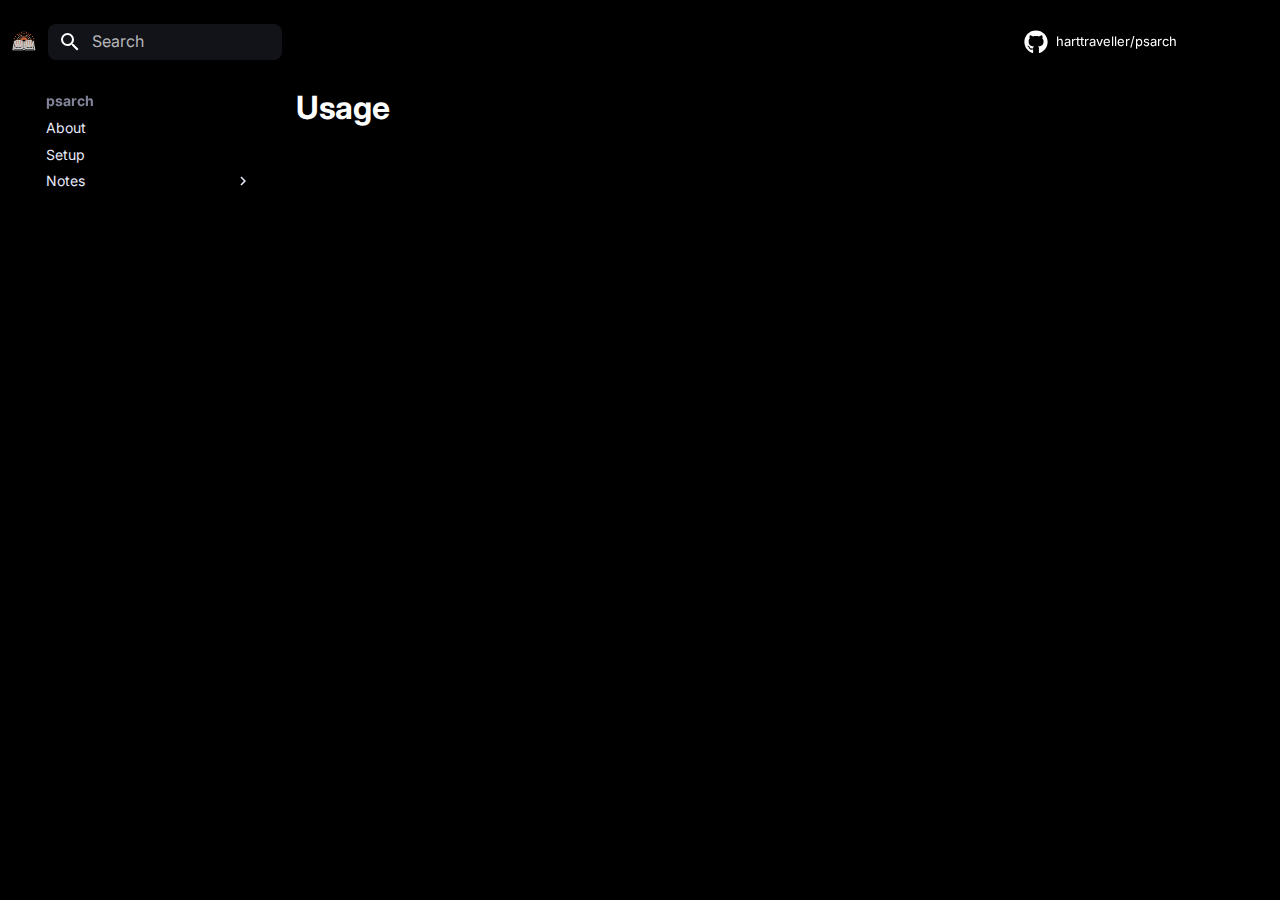
<file: usage/index.html>
<!doctype html>
<html lang="en" class="no-js">
  <head>
    
      <meta charset="utf-8">
      <meta name="viewport" content="width=device-width,initial-scale=1">
      
      
      
      
      
      <link rel="icon" href="../assets/psarch.png">
      <meta name="generator" content="mkdocs-1.4.3, mkdocs-material-9.1.14">
    
    
      
        <title>Usage - psarch</title>
      
    
    
      <link rel="stylesheet" href="../assets/stylesheets/main.85bb2934.min.css">
      
        
        <link rel="stylesheet" href="../assets/stylesheets/palette.a6bdf11c.min.css">
      
      

    
    
    
      
        
        
        <link rel="preconnect" href="https://fonts.gstatic.com" crossorigin>
        <link rel="stylesheet" href="https://fonts.googleapis.com/css?family=Roboto:300,300i,400,400i,700,700i%7CRoboto+Mono:400,400i,700,700i&display=fallback">
        <style>:root{--md-text-font:"Roboto";--md-code-font:"Roboto Mono"}</style>
      
    
    
      <link rel="stylesheet" href="../stylesheets/extra.css">
    
    <script>__md_scope=new URL("..",location),__md_hash=e=>[...e].reduce((e,_)=>(e<<5)-e+_.charCodeAt(0),0),__md_get=(e,_=localStorage,t=__md_scope)=>JSON.parse(_.getItem(t.pathname+"."+e)),__md_set=(e,_,t=localStorage,a=__md_scope)=>{try{t.setItem(a.pathname+"."+e,JSON.stringify(_))}catch(e){}}</script>
    
      

    
    
    
  </head>
  
  
    
    
    
    
    
    <body dir="ltr" data-md-color-scheme="slate" data-md-color-primary="black" data-md-color-accent="orange">
  
    
    
    <input class="md-toggle" data-md-toggle="drawer" type="checkbox" id="__drawer" autocomplete="off">
    <input class="md-toggle" data-md-toggle="search" type="checkbox" id="__search" autocomplete="off">
    <label class="md-overlay" for="__drawer"></label>
    <div data-md-component="skip">
      
    </div>
    <div data-md-component="announce">
      
    </div>
    
    
      

  

<header class="md-header md-header--shadow" data-md-component="header">
  <nav class="md-header__inner md-grid" aria-label="Header">
    <a href=".." title="psarch" class="md-header__button md-logo" aria-label="psarch" data-md-component="logo">
      
  <img src="../assets/psarch.png" alt="logo">

    </a>
    <label class="md-header__button md-icon" for="__drawer">
      <svg xmlns="http://www.w3.org/2000/svg" viewBox="0 0 24 24"><path d="M3 6h18v2H3V6m0 5h18v2H3v-2m0 5h18v2H3v-2Z"/></svg>
    </label>
    <div class="md-header__title" data-md-component="header-title">
      <div class="md-header__ellipsis">
        <div class="md-header__topic">
          <span class="md-ellipsis">
            psarch
          </span>
        </div>
        <div class="md-header__topic" data-md-component="header-topic">
          <span class="md-ellipsis">
            
              Usage
            
          </span>
        </div>
      </div>
    </div>
    
      
    
    
    
      <label class="md-header__button md-icon" for="__search">
        <svg xmlns="http://www.w3.org/2000/svg" viewBox="0 0 24 24"><path d="M9.5 3A6.5 6.5 0 0 1 16 9.5c0 1.61-.59 3.09-1.56 4.23l.27.27h.79l5 5-1.5 1.5-5-5v-.79l-.27-.27A6.516 6.516 0 0 1 9.5 16 6.5 6.5 0 0 1 3 9.5 6.5 6.5 0 0 1 9.5 3m0 2C7 5 5 7 5 9.5S7 14 9.5 14 14 12 14 9.5 12 5 9.5 5Z"/></svg>
      </label>
      <div class="md-search" data-md-component="search" role="dialog">
  <label class="md-search__overlay" for="__search"></label>
  <div class="md-search__inner" role="search">
    <form class="md-search__form" name="search">
      <input type="text" class="md-search__input" name="query" aria-label="Search" placeholder="Search" autocapitalize="off" autocorrect="off" autocomplete="off" spellcheck="false" data-md-component="search-query" required>
      <label class="md-search__icon md-icon" for="__search">
        <svg xmlns="http://www.w3.org/2000/svg" viewBox="0 0 24 24"><path d="M9.5 3A6.5 6.5 0 0 1 16 9.5c0 1.61-.59 3.09-1.56 4.23l.27.27h.79l5 5-1.5 1.5-5-5v-.79l-.27-.27A6.516 6.516 0 0 1 9.5 16 6.5 6.5 0 0 1 3 9.5 6.5 6.5 0 0 1 9.5 3m0 2C7 5 5 7 5 9.5S7 14 9.5 14 14 12 14 9.5 12 5 9.5 5Z"/></svg>
        <svg xmlns="http://www.w3.org/2000/svg" viewBox="0 0 24 24"><path d="M20 11v2H8l5.5 5.5-1.42 1.42L4.16 12l7.92-7.92L13.5 5.5 8 11h12Z"/></svg>
      </label>
      <nav class="md-search__options" aria-label="Search">
        
        <button type="reset" class="md-search__icon md-icon" title="Clear" aria-label="Clear" tabindex="-1">
          <svg xmlns="http://www.w3.org/2000/svg" viewBox="0 0 24 24"><path d="M19 6.41 17.59 5 12 10.59 6.41 5 5 6.41 10.59 12 5 17.59 6.41 19 12 13.41 17.59 19 19 17.59 13.41 12 19 6.41Z"/></svg>
        </button>
      </nav>
      
    </form>
    <div class="md-search__output">
      <div class="md-search__scrollwrap" data-md-scrollfix>
        <div class="md-search-result" data-md-component="search-result">
          <div class="md-search-result__meta">
            Initializing search
          </div>
          <ol class="md-search-result__list" role="presentation"></ol>
        </div>
      </div>
    </div>
  </div>
</div>
    
    
      <div class="md-header__source">
        <a href="https://www.github.com/harttraveller/psarch" title="Go to repository" class="md-source" data-md-component="source">
  <div class="md-source__icon md-icon">
    
    <svg xmlns="http://www.w3.org/2000/svg" viewBox="0 0 496 512"><!--! Font Awesome Free 6.4.0 by @fontawesome - https://fontawesome.com License - https://fontawesome.com/license/free (Icons: CC BY 4.0, Fonts: SIL OFL 1.1, Code: MIT License) Copyright 2023 Fonticons, Inc.--><path d="M165.9 397.4c0 2-2.3 3.6-5.2 3.6-3.3.3-5.6-1.3-5.6-3.6 0-2 2.3-3.6 5.2-3.6 3-.3 5.6 1.3 5.6 3.6zm-31.1-4.5c-.7 2 1.3 4.3 4.3 4.9 2.6 1 5.6 0 6.2-2s-1.3-4.3-4.3-5.2c-2.6-.7-5.5.3-6.2 2.3zm44.2-1.7c-2.9.7-4.9 2.6-4.6 4.9.3 2 2.9 3.3 5.9 2.6 2.9-.7 4.9-2.6 4.6-4.6-.3-1.9-3-3.2-5.9-2.9zM244.8 8C106.1 8 0 113.3 0 252c0 110.9 69.8 205.8 169.5 239.2 12.8 2.3 17.3-5.6 17.3-12.1 0-6.2-.3-40.4-.3-61.4 0 0-70 15-84.7-29.8 0 0-11.4-29.1-27.8-36.6 0 0-22.9-15.7 1.6-15.4 0 0 24.9 2 38.6 25.8 21.9 38.6 58.6 27.5 72.9 20.9 2.3-16 8.8-27.1 16-33.7-55.9-6.2-112.3-14.3-112.3-110.5 0-27.5 7.6-41.3 23.6-58.9-2.6-6.5-11.1-33.3 2.6-67.9 20.9-6.5 69 27 69 27 20-5.6 41.5-8.5 62.8-8.5s42.8 2.9 62.8 8.5c0 0 48.1-33.6 69-27 13.7 34.7 5.2 61.4 2.6 67.9 16 17.7 25.8 31.5 25.8 58.9 0 96.5-58.9 104.2-114.8 110.5 9.2 7.9 17 22.9 17 46.4 0 33.7-.3 75.4-.3 83.6 0 6.5 4.6 14.4 17.3 12.1C428.2 457.8 496 362.9 496 252 496 113.3 383.5 8 244.8 8zM97.2 352.9c-1.3 1-1 3.3.7 5.2 1.6 1.6 3.9 2.3 5.2 1 1.3-1 1-3.3-.7-5.2-1.6-1.6-3.9-2.3-5.2-1zm-10.8-8.1c-.7 1.3.3 2.9 2.3 3.9 1.6 1 3.6.7 4.3-.7.7-1.3-.3-2.9-2.3-3.9-2-.6-3.6-.3-4.3.7zm32.4 35.6c-1.6 1.3-1 4.3 1.3 6.2 2.3 2.3 5.2 2.6 6.5 1 1.3-1.3.7-4.3-1.3-6.2-2.2-2.3-5.2-2.6-6.5-1zm-11.4-14.7c-1.6 1-1.6 3.6 0 5.9 1.6 2.3 4.3 3.3 5.6 2.3 1.6-1.3 1.6-3.9 0-6.2-1.4-2.3-4-3.3-5.6-2z"/></svg>
  </div>
  <div class="md-source__repository">
    harttraveller/psarch
  </div>
</a>
      </div>
    
  </nav>
  
</header>
    
    <div class="md-container" data-md-component="container">
      
      
        
          
        
      
      <main class="md-main" data-md-component="main">
        <div class="md-main__inner md-grid">
          
            
              
              <div class="md-sidebar md-sidebar--primary" data-md-component="sidebar" data-md-type="navigation" >
                <div class="md-sidebar__scrollwrap">
                  <div class="md-sidebar__inner">
                    


<nav class="md-nav md-nav--primary" aria-label="Navigation" data-md-level="0">
  <label class="md-nav__title" for="__drawer">
    <a href=".." title="psarch" class="md-nav__button md-logo" aria-label="psarch" data-md-component="logo">
      
  <img src="../assets/psarch.png" alt="logo">

    </a>
    psarch
  </label>
  
    <div class="md-nav__source">
      <a href="https://www.github.com/harttraveller/psarch" title="Go to repository" class="md-source" data-md-component="source">
  <div class="md-source__icon md-icon">
    
    <svg xmlns="http://www.w3.org/2000/svg" viewBox="0 0 496 512"><!--! Font Awesome Free 6.4.0 by @fontawesome - https://fontawesome.com License - https://fontawesome.com/license/free (Icons: CC BY 4.0, Fonts: SIL OFL 1.1, Code: MIT License) Copyright 2023 Fonticons, Inc.--><path d="M165.9 397.4c0 2-2.3 3.6-5.2 3.6-3.3.3-5.6-1.3-5.6-3.6 0-2 2.3-3.6 5.2-3.6 3-.3 5.6 1.3 5.6 3.6zm-31.1-4.5c-.7 2 1.3 4.3 4.3 4.9 2.6 1 5.6 0 6.2-2s-1.3-4.3-4.3-5.2c-2.6-.7-5.5.3-6.2 2.3zm44.2-1.7c-2.9.7-4.9 2.6-4.6 4.9.3 2 2.9 3.3 5.9 2.6 2.9-.7 4.9-2.6 4.6-4.6-.3-1.9-3-3.2-5.9-2.9zM244.8 8C106.1 8 0 113.3 0 252c0 110.9 69.8 205.8 169.5 239.2 12.8 2.3 17.3-5.6 17.3-12.1 0-6.2-.3-40.4-.3-61.4 0 0-70 15-84.7-29.8 0 0-11.4-29.1-27.8-36.6 0 0-22.9-15.7 1.6-15.4 0 0 24.9 2 38.6 25.8 21.9 38.6 58.6 27.5 72.9 20.9 2.3-16 8.8-27.1 16-33.7-55.9-6.2-112.3-14.3-112.3-110.5 0-27.5 7.6-41.3 23.6-58.9-2.6-6.5-11.1-33.3 2.6-67.9 20.9-6.5 69 27 69 27 20-5.6 41.5-8.5 62.8-8.5s42.8 2.9 62.8 8.5c0 0 48.1-33.6 69-27 13.7 34.7 5.2 61.4 2.6 67.9 16 17.7 25.8 31.5 25.8 58.9 0 96.5-58.9 104.2-114.8 110.5 9.2 7.9 17 22.9 17 46.4 0 33.7-.3 75.4-.3 83.6 0 6.5 4.6 14.4 17.3 12.1C428.2 457.8 496 362.9 496 252 496 113.3 383.5 8 244.8 8zM97.2 352.9c-1.3 1-1 3.3.7 5.2 1.6 1.6 3.9 2.3 5.2 1 1.3-1 1-3.3-.7-5.2-1.6-1.6-3.9-2.3-5.2-1zm-10.8-8.1c-.7 1.3.3 2.9 2.3 3.9 1.6 1 3.6.7 4.3-.7.7-1.3-.3-2.9-2.3-3.9-2-.6-3.6-.3-4.3.7zm32.4 35.6c-1.6 1.3-1 4.3 1.3 6.2 2.3 2.3 5.2 2.6 6.5 1 1.3-1.3.7-4.3-1.3-6.2-2.2-2.3-5.2-2.6-6.5-1zm-11.4-14.7c-1.6 1-1.6 3.6 0 5.9 1.6 2.3 4.3 3.3 5.6 2.3 1.6-1.3 1.6-3.9 0-6.2-1.4-2.3-4-3.3-5.6-2z"/></svg>
  </div>
  <div class="md-source__repository">
    harttraveller/psarch
  </div>
</a>
    </div>
  
  <ul class="md-nav__list" data-md-scrollfix>
    
      
      
      

  
  
  
    <li class="md-nav__item">
      <a href=".." class="md-nav__link">
        About
      </a>
    </li>
  

    
      
      
      

  
  
  
    <li class="md-nav__item">
      <a href="../setup/" class="md-nav__link">
        Setup
      </a>
    </li>
  

    
      
      
      

  
  
  
    
    <li class="md-nav__item md-nav__item--nested">
      
      
      
      
      <input class="md-nav__toggle md-toggle " type="checkbox" id="__nav_3" >
      
      
      
        <label class="md-nav__link" for="__nav_3" id="__nav_3_label" tabindex="0">
          Notes
          <span class="md-nav__icon md-icon"></span>
        </label>
      
      <nav class="md-nav" data-md-level="1" aria-labelledby="__nav_3_label" aria-expanded="false">
        <label class="md-nav__title" for="__nav_3">
          <span class="md-nav__icon md-icon"></span>
          Notes
        </label>
        <ul class="md-nav__list" data-md-scrollfix>
          
            
              
  
  
  
    <li class="md-nav__item">
      <a href="../data/" class="md-nav__link">
        Data
      </a>
    </li>
  

            
          
        </ul>
      </nav>
    </li>
  

    
  </ul>
</nav>
                  </div>
                </div>
              </div>
            
            
              
              <div class="md-sidebar md-sidebar--secondary" data-md-component="sidebar" data-md-type="toc" >
                <div class="md-sidebar__scrollwrap">
                  <div class="md-sidebar__inner">
                    

<nav class="md-nav md-nav--secondary" aria-label="Table of contents">
  
  
  
  
</nav>
                  </div>
                </div>
              </div>
            
          
          
            <div class="md-content" data-md-component="content">
              <article class="md-content__inner md-typeset">
                
                  


  <h1>Usage</h1>







                
              </article>
            </div>
          
          
        </div>
        
      </main>
      
        <footer class="md-footer">
  
    
  
  <div class="md-footer-meta md-typeset">
    <div class="md-footer-meta__inner md-grid">
      <div class="md-copyright">
  
  
</div>
      
    </div>
  </div>
</footer>
      
    </div>
    <div class="md-dialog" data-md-component="dialog">
      <div class="md-dialog__inner md-typeset"></div>
    </div>
    
    <script id="__config" type="application/json">{"base": "..", "features": ["header.autohide", "navigation.instant", "navigation.tracking", "content.code.copy", "navigation.footer"], "search": "../assets/javascripts/workers/search.208ed371.min.js", "translations": {"clipboard.copied": "Copied to clipboard", "clipboard.copy": "Copy to clipboard", "search.result.more.one": "1 more on this page", "search.result.more.other": "# more on this page", "search.result.none": "No matching documents", "search.result.one": "1 matching document", "search.result.other": "# matching documents", "search.result.placeholder": "Type to start searching", "search.result.term.missing": "Missing", "select.version": "Select version"}}</script>
    
    
      <script src="../assets/javascripts/bundle.b4d07000.min.js"></script>
      
    
  </body>
</html>
</file>
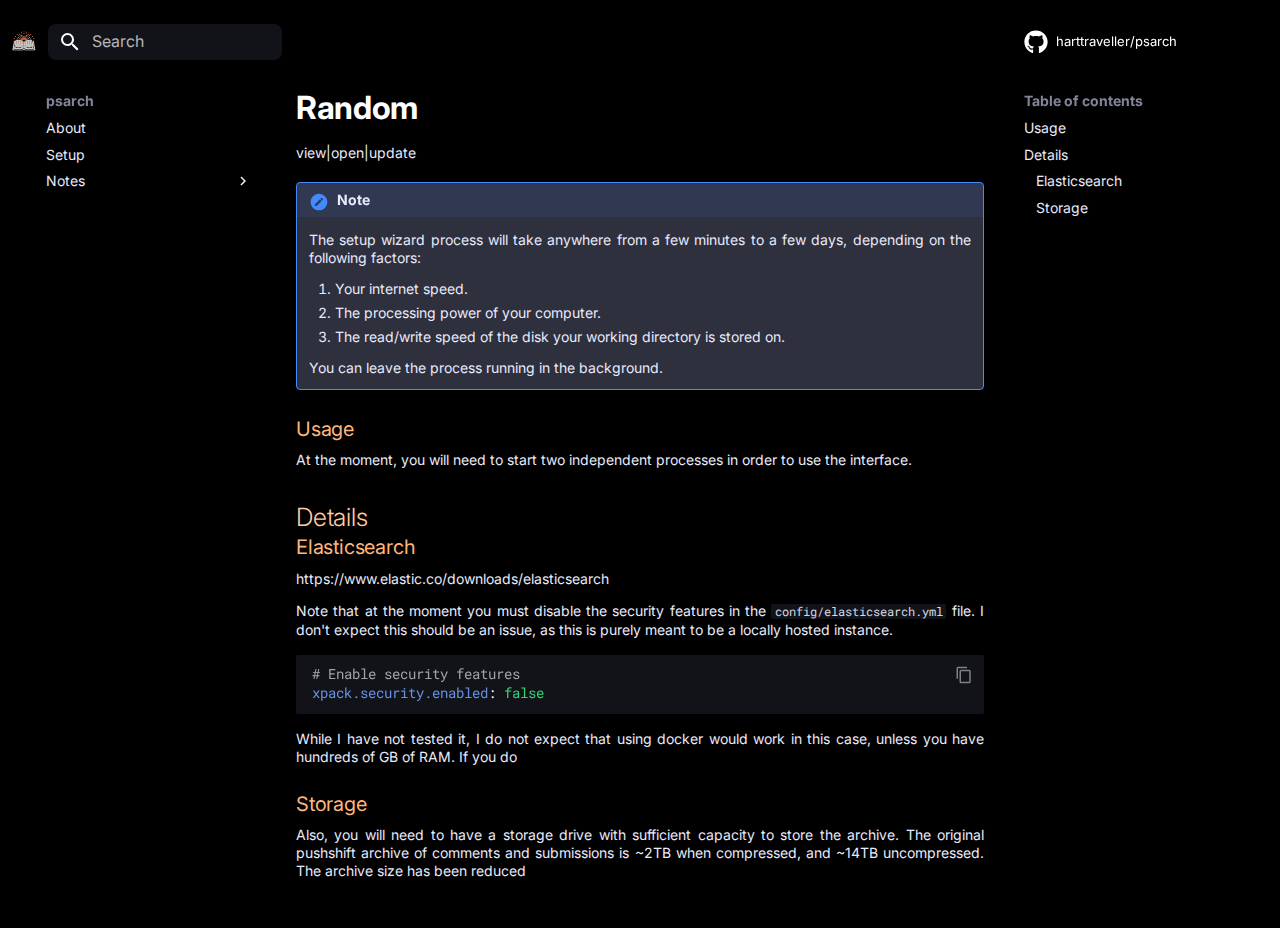
<file: cache/sort/random/index.html>
<!doctype html>
<html lang="en" class="no-js">
  <head>
    
      <meta charset="utf-8">
      <meta name="viewport" content="width=device-width,initial-scale=1">
      
      
      
      
      
      <link rel="icon" href="../../../assets/psarch.png">
      <meta name="generator" content="mkdocs-1.4.3, mkdocs-material-9.1.14">
    
    
      
        <title>Random - psarch</title>
      
    
    
      <link rel="stylesheet" href="../../../assets/stylesheets/main.85bb2934.min.css">
      
        
        <link rel="stylesheet" href="../../../assets/stylesheets/palette.a6bdf11c.min.css">
      
      

    
    
    
      
        
        
        <link rel="preconnect" href="https://fonts.gstatic.com" crossorigin>
        <link rel="stylesheet" href="https://fonts.googleapis.com/css?family=Roboto:300,300i,400,400i,700,700i%7CRoboto+Mono:400,400i,700,700i&display=fallback">
        <style>:root{--md-text-font:"Roboto";--md-code-font:"Roboto Mono"}</style>
      
    
    
      <link rel="stylesheet" href="../../../stylesheets/extra.css">
    
    <script>__md_scope=new URL("../../..",location),__md_hash=e=>[...e].reduce((e,_)=>(e<<5)-e+_.charCodeAt(0),0),__md_get=(e,_=localStorage,t=__md_scope)=>JSON.parse(_.getItem(t.pathname+"."+e)),__md_set=(e,_,t=localStorage,a=__md_scope)=>{try{t.setItem(a.pathname+"."+e,JSON.stringify(_))}catch(e){}}</script>
    
      

    
    
    
  </head>
  
  
    
    
    
    
    
    <body dir="ltr" data-md-color-scheme="slate" data-md-color-primary="black" data-md-color-accent="orange">
  
    
    
    <input class="md-toggle" data-md-toggle="drawer" type="checkbox" id="__drawer" autocomplete="off">
    <input class="md-toggle" data-md-toggle="search" type="checkbox" id="__search" autocomplete="off">
    <label class="md-overlay" for="__drawer"></label>
    <div data-md-component="skip">
      
        
        <a href="#usage" class="md-skip">
          Skip to content
        </a>
      
    </div>
    <div data-md-component="announce">
      
    </div>
    
    
      

  

<header class="md-header md-header--shadow" data-md-component="header">
  <nav class="md-header__inner md-grid" aria-label="Header">
    <a href="../../.." title="psarch" class="md-header__button md-logo" aria-label="psarch" data-md-component="logo">
      
  <img src="../../../assets/psarch.png" alt="logo">

    </a>
    <label class="md-header__button md-icon" for="__drawer">
      <svg xmlns="http://www.w3.org/2000/svg" viewBox="0 0 24 24"><path d="M3 6h18v2H3V6m0 5h18v2H3v-2m0 5h18v2H3v-2Z"/></svg>
    </label>
    <div class="md-header__title" data-md-component="header-title">
      <div class="md-header__ellipsis">
        <div class="md-header__topic">
          <span class="md-ellipsis">
            psarch
          </span>
        </div>
        <div class="md-header__topic" data-md-component="header-topic">
          <span class="md-ellipsis">
            
              Random
            
          </span>
        </div>
      </div>
    </div>
    
      
    
    
    
      <label class="md-header__button md-icon" for="__search">
        <svg xmlns="http://www.w3.org/2000/svg" viewBox="0 0 24 24"><path d="M9.5 3A6.5 6.5 0 0 1 16 9.5c0 1.61-.59 3.09-1.56 4.23l.27.27h.79l5 5-1.5 1.5-5-5v-.79l-.27-.27A6.516 6.516 0 0 1 9.5 16 6.5 6.5 0 0 1 3 9.5 6.5 6.5 0 0 1 9.5 3m0 2C7 5 5 7 5 9.5S7 14 9.5 14 14 12 14 9.5 12 5 9.5 5Z"/></svg>
      </label>
      <div class="md-search" data-md-component="search" role="dialog">
  <label class="md-search__overlay" for="__search"></label>
  <div class="md-search__inner" role="search">
    <form class="md-search__form" name="search">
      <input type="text" class="md-search__input" name="query" aria-label="Search" placeholder="Search" autocapitalize="off" autocorrect="off" autocomplete="off" spellcheck="false" data-md-component="search-query" required>
      <label class="md-search__icon md-icon" for="__search">
        <svg xmlns="http://www.w3.org/2000/svg" viewBox="0 0 24 24"><path d="M9.5 3A6.5 6.5 0 0 1 16 9.5c0 1.61-.59 3.09-1.56 4.23l.27.27h.79l5 5-1.5 1.5-5-5v-.79l-.27-.27A6.516 6.516 0 0 1 9.5 16 6.5 6.5 0 0 1 3 9.5 6.5 6.5 0 0 1 9.5 3m0 2C7 5 5 7 5 9.5S7 14 9.5 14 14 12 14 9.5 12 5 9.5 5Z"/></svg>
        <svg xmlns="http://www.w3.org/2000/svg" viewBox="0 0 24 24"><path d="M20 11v2H8l5.5 5.5-1.42 1.42L4.16 12l7.92-7.92L13.5 5.5 8 11h12Z"/></svg>
      </label>
      <nav class="md-search__options" aria-label="Search">
        
        <button type="reset" class="md-search__icon md-icon" title="Clear" aria-label="Clear" tabindex="-1">
          <svg xmlns="http://www.w3.org/2000/svg" viewBox="0 0 24 24"><path d="M19 6.41 17.59 5 12 10.59 6.41 5 5 6.41 10.59 12 5 17.59 6.41 19 12 13.41 17.59 19 19 17.59 13.41 12 19 6.41Z"/></svg>
        </button>
      </nav>
      
    </form>
    <div class="md-search__output">
      <div class="md-search__scrollwrap" data-md-scrollfix>
        <div class="md-search-result" data-md-component="search-result">
          <div class="md-search-result__meta">
            Initializing search
          </div>
          <ol class="md-search-result__list" role="presentation"></ol>
        </div>
      </div>
    </div>
  </div>
</div>
    
    
      <div class="md-header__source">
        <a href="https://www.github.com/harttraveller/psarch" title="Go to repository" class="md-source" data-md-component="source">
  <div class="md-source__icon md-icon">
    
    <svg xmlns="http://www.w3.org/2000/svg" viewBox="0 0 496 512"><!--! Font Awesome Free 6.4.0 by @fontawesome - https://fontawesome.com License - https://fontawesome.com/license/free (Icons: CC BY 4.0, Fonts: SIL OFL 1.1, Code: MIT License) Copyright 2023 Fonticons, Inc.--><path d="M165.9 397.4c0 2-2.3 3.6-5.2 3.6-3.3.3-5.6-1.3-5.6-3.6 0-2 2.3-3.6 5.2-3.6 3-.3 5.6 1.3 5.6 3.6zm-31.1-4.5c-.7 2 1.3 4.3 4.3 4.9 2.6 1 5.6 0 6.2-2s-1.3-4.3-4.3-5.2c-2.6-.7-5.5.3-6.2 2.3zm44.2-1.7c-2.9.7-4.9 2.6-4.6 4.9.3 2 2.9 3.3 5.9 2.6 2.9-.7 4.9-2.6 4.6-4.6-.3-1.9-3-3.2-5.9-2.9zM244.8 8C106.1 8 0 113.3 0 252c0 110.9 69.8 205.8 169.5 239.2 12.8 2.3 17.3-5.6 17.3-12.1 0-6.2-.3-40.4-.3-61.4 0 0-70 15-84.7-29.8 0 0-11.4-29.1-27.8-36.6 0 0-22.9-15.7 1.6-15.4 0 0 24.9 2 38.6 25.8 21.9 38.6 58.6 27.5 72.9 20.9 2.3-16 8.8-27.1 16-33.7-55.9-6.2-112.3-14.3-112.3-110.5 0-27.5 7.6-41.3 23.6-58.9-2.6-6.5-11.1-33.3 2.6-67.9 20.9-6.5 69 27 69 27 20-5.6 41.5-8.5 62.8-8.5s42.8 2.9 62.8 8.5c0 0 48.1-33.6 69-27 13.7 34.7 5.2 61.4 2.6 67.9 16 17.7 25.8 31.5 25.8 58.9 0 96.5-58.9 104.2-114.8 110.5 9.2 7.9 17 22.9 17 46.4 0 33.7-.3 75.4-.3 83.6 0 6.5 4.6 14.4 17.3 12.1C428.2 457.8 496 362.9 496 252 496 113.3 383.5 8 244.8 8zM97.2 352.9c-1.3 1-1 3.3.7 5.2 1.6 1.6 3.9 2.3 5.2 1 1.3-1 1-3.3-.7-5.2-1.6-1.6-3.9-2.3-5.2-1zm-10.8-8.1c-.7 1.3.3 2.9 2.3 3.9 1.6 1 3.6.7 4.3-.7.7-1.3-.3-2.9-2.3-3.9-2-.6-3.6-.3-4.3.7zm32.4 35.6c-1.6 1.3-1 4.3 1.3 6.2 2.3 2.3 5.2 2.6 6.5 1 1.3-1.3.7-4.3-1.3-6.2-2.2-2.3-5.2-2.6-6.5-1zm-11.4-14.7c-1.6 1-1.6 3.6 0 5.9 1.6 2.3 4.3 3.3 5.6 2.3 1.6-1.3 1.6-3.9 0-6.2-1.4-2.3-4-3.3-5.6-2z"/></svg>
  </div>
  <div class="md-source__repository">
    harttraveller/psarch
  </div>
</a>
      </div>
    
  </nav>
  
</header>
    
    <div class="md-container" data-md-component="container">
      
      
        
          
        
      
      <main class="md-main" data-md-component="main">
        <div class="md-main__inner md-grid">
          
            
              
              <div class="md-sidebar md-sidebar--primary" data-md-component="sidebar" data-md-type="navigation" >
                <div class="md-sidebar__scrollwrap">
                  <div class="md-sidebar__inner">
                    


<nav class="md-nav md-nav--primary" aria-label="Navigation" data-md-level="0">
  <label class="md-nav__title" for="__drawer">
    <a href="../../.." title="psarch" class="md-nav__button md-logo" aria-label="psarch" data-md-component="logo">
      
  <img src="../../../assets/psarch.png" alt="logo">

    </a>
    psarch
  </label>
  
    <div class="md-nav__source">
      <a href="https://www.github.com/harttraveller/psarch" title="Go to repository" class="md-source" data-md-component="source">
  <div class="md-source__icon md-icon">
    
    <svg xmlns="http://www.w3.org/2000/svg" viewBox="0 0 496 512"><!--! Font Awesome Free 6.4.0 by @fontawesome - https://fontawesome.com License - https://fontawesome.com/license/free (Icons: CC BY 4.0, Fonts: SIL OFL 1.1, Code: MIT License) Copyright 2023 Fonticons, Inc.--><path d="M165.9 397.4c0 2-2.3 3.6-5.2 3.6-3.3.3-5.6-1.3-5.6-3.6 0-2 2.3-3.6 5.2-3.6 3-.3 5.6 1.3 5.6 3.6zm-31.1-4.5c-.7 2 1.3 4.3 4.3 4.9 2.6 1 5.6 0 6.2-2s-1.3-4.3-4.3-5.2c-2.6-.7-5.5.3-6.2 2.3zm44.2-1.7c-2.9.7-4.9 2.6-4.6 4.9.3 2 2.9 3.3 5.9 2.6 2.9-.7 4.9-2.6 4.6-4.6-.3-1.9-3-3.2-5.9-2.9zM244.8 8C106.1 8 0 113.3 0 252c0 110.9 69.8 205.8 169.5 239.2 12.8 2.3 17.3-5.6 17.3-12.1 0-6.2-.3-40.4-.3-61.4 0 0-70 15-84.7-29.8 0 0-11.4-29.1-27.8-36.6 0 0-22.9-15.7 1.6-15.4 0 0 24.9 2 38.6 25.8 21.9 38.6 58.6 27.5 72.9 20.9 2.3-16 8.8-27.1 16-33.7-55.9-6.2-112.3-14.3-112.3-110.5 0-27.5 7.6-41.3 23.6-58.9-2.6-6.5-11.1-33.3 2.6-67.9 20.9-6.5 69 27 69 27 20-5.6 41.5-8.5 62.8-8.5s42.8 2.9 62.8 8.5c0 0 48.1-33.6 69-27 13.7 34.7 5.2 61.4 2.6 67.9 16 17.7 25.8 31.5 25.8 58.9 0 96.5-58.9 104.2-114.8 110.5 9.2 7.9 17 22.9 17 46.4 0 33.7-.3 75.4-.3 83.6 0 6.5 4.6 14.4 17.3 12.1C428.2 457.8 496 362.9 496 252 496 113.3 383.5 8 244.8 8zM97.2 352.9c-1.3 1-1 3.3.7 5.2 1.6 1.6 3.9 2.3 5.2 1 1.3-1 1-3.3-.7-5.2-1.6-1.6-3.9-2.3-5.2-1zm-10.8-8.1c-.7 1.3.3 2.9 2.3 3.9 1.6 1 3.6.7 4.3-.7.7-1.3-.3-2.9-2.3-3.9-2-.6-3.6-.3-4.3.7zm32.4 35.6c-1.6 1.3-1 4.3 1.3 6.2 2.3 2.3 5.2 2.6 6.5 1 1.3-1.3.7-4.3-1.3-6.2-2.2-2.3-5.2-2.6-6.5-1zm-11.4-14.7c-1.6 1-1.6 3.6 0 5.9 1.6 2.3 4.3 3.3 5.6 2.3 1.6-1.3 1.6-3.9 0-6.2-1.4-2.3-4-3.3-5.6-2z"/></svg>
  </div>
  <div class="md-source__repository">
    harttraveller/psarch
  </div>
</a>
    </div>
  
  <ul class="md-nav__list" data-md-scrollfix>
    
      
      
      

  
  
  
    <li class="md-nav__item">
      <a href="../../.." class="md-nav__link">
        About
      </a>
    </li>
  

    
      
      
      

  
  
  
    <li class="md-nav__item">
      <a href="../../../setup/" class="md-nav__link">
        Setup
      </a>
    </li>
  

    
      
      
      

  
  
  
    
    <li class="md-nav__item md-nav__item--nested">
      
      
      
      
      <input class="md-nav__toggle md-toggle " type="checkbox" id="__nav_3" >
      
      
      
        <label class="md-nav__link" for="__nav_3" id="__nav_3_label" tabindex="0">
          Notes
          <span class="md-nav__icon md-icon"></span>
        </label>
      
      <nav class="md-nav" data-md-level="1" aria-labelledby="__nav_3_label" aria-expanded="false">
        <label class="md-nav__title" for="__nav_3">
          <span class="md-nav__icon md-icon"></span>
          Notes
        </label>
        <ul class="md-nav__list" data-md-scrollfix>
          
            
              
  
  
  
    <li class="md-nav__item">
      <a href="../../../data/" class="md-nav__link">
        Data
      </a>
    </li>
  

            
          
        </ul>
      </nav>
    </li>
  

    
  </ul>
</nav>
                  </div>
                </div>
              </div>
            
            
              
              <div class="md-sidebar md-sidebar--secondary" data-md-component="sidebar" data-md-type="toc" >
                <div class="md-sidebar__scrollwrap">
                  <div class="md-sidebar__inner">
                    

<nav class="md-nav md-nav--secondary" aria-label="Table of contents">
  
  
  
  
    <label class="md-nav__title" for="__toc">
      <span class="md-nav__icon md-icon"></span>
      Table of contents
    </label>
    <ul class="md-nav__list" data-md-component="toc" data-md-scrollfix>
      
        <li class="md-nav__item">
  <a href="#usage" class="md-nav__link">
    Usage
  </a>
  
</li>
      
        <li class="md-nav__item">
  <a href="#details" class="md-nav__link">
    Details
  </a>
  
    <nav class="md-nav" aria-label="Details">
      <ul class="md-nav__list">
        
          <li class="md-nav__item">
  <a href="#elasticsearch" class="md-nav__link">
    Elasticsearch
  </a>
  
</li>
        
          <li class="md-nav__item">
  <a href="#storage" class="md-nav__link">
    Storage
  </a>
  
</li>
        
      </ul>
    </nav>
  
</li>
      
    </ul>
  
</nav>
                  </div>
                </div>
              </div>
            
          
          
            <div class="md-content" data-md-component="content">
              <article class="md-content__inner md-typeset">
                
                  


  <h1>Random</h1>

<p>view|open|update</p>
<div class="admonition note">
<p class="admonition-title">Note</p>
<p>The setup wizard process will take anywhere from a few minutes to a few days, depending on the following factors:</p>
<ol>
<li>Your internet speed.</li>
<li>The processing power of your computer.</li>
<li>The read/write speed of the disk your working directory is stored on.</li>
</ol>
<p>You can leave the process running in the background.</p>
</div>
<h3 id="usage">Usage</h3>
<p>At the moment, you will need to start two independent processes in order to use the interface.</p>
<h2 id="details">Details</h2>
<h3 id="elasticsearch">Elasticsearch</h3>
<p>https://www.elastic.co/downloads/elasticsearch</p>
<p>Note that at the moment you must disable the security features in the <code>config/elasticsearch.yml</code> file. I don't expect this should be an issue, as this is purely meant to be a locally hosted instance.</p>
<div class="highlight"><pre><span></span><code><a id="__codelineno-0-1" name="__codelineno-0-1" href="#__codelineno-0-1"></a><span class="c1"># Enable security features</span>
<a id="__codelineno-0-2" name="__codelineno-0-2" href="#__codelineno-0-2"></a><span class="nt">xpack.security.enabled</span><span class="p">:</span><span class="w"> </span><span class="l l-Scalar l-Scalar-Plain">false</span>
</code></pre></div>
<p>While I have not tested it, I do not expect that using docker would work in this case, unless you have hundreds of GB of RAM. If you do</p>
<h3 id="storage">Storage</h3>
<p>Also, you will need to have a storage drive with sufficient capacity to store the archive. The original pushshift archive of comments and submissions is ~2TB when compressed, and ~14TB uncompressed. The archive size has been reduced</p>





                
              </article>
            </div>
          
          
        </div>
        
      </main>
      
        <footer class="md-footer">
  
    
  
  <div class="md-footer-meta md-typeset">
    <div class="md-footer-meta__inner md-grid">
      <div class="md-copyright">
  
  
</div>
      
    </div>
  </div>
</footer>
      
    </div>
    <div class="md-dialog" data-md-component="dialog">
      <div class="md-dialog__inner md-typeset"></div>
    </div>
    
    <script id="__config" type="application/json">{"base": "../../..", "features": ["header.autohide", "navigation.instant", "navigation.tracking", "content.code.copy", "navigation.footer"], "search": "../../../assets/javascripts/workers/search.208ed371.min.js", "translations": {"clipboard.copied": "Copied to clipboard", "clipboard.copy": "Copy to clipboard", "search.result.more.one": "1 more on this page", "search.result.more.other": "# more on this page", "search.result.none": "No matching documents", "search.result.one": "1 matching document", "search.result.other": "# matching documents", "search.result.placeholder": "Type to start searching", "search.result.term.missing": "Missing", "select.version": "Select version"}}</script>
    
    
      <script src="../../../assets/javascripts/bundle.b4d07000.min.js"></script>
      
    
  </body>
</html>
</file>
<file: stylesheets/extra.css>
@import url('https://fonts.googleapis.com/css?family=Inter');

body {
    --md-text-font-family: "Inter";
    --md-code-bg-color: #111319 !important;
    --md-primary-fg-color: #111319 !important;
}

:root>* {
    --md-code-hl-string-color: #37d278;
    --md-code-hl-name-color: rgb(237, 154, 149);
    --md-code-hl-operator-color: rgb(124, 213, 233);
    --md-code-hl-punctuation-color: white;
    --md-code-hl-comment-color: rgb(163, 163, 163);
    --md-code-hl-generic-color: rgb(214, 123, 222);
    --md-code-hl-variable-color: rgb(237, 178, 77);
}

p,
ol,
ul {
    text-align: justify;
    line-height: 1.28em;
    font-size: 14px;
}




a {
    transition: ease 0.3s !important;
}


h1,
h2,
h3,
h4,
h5,
h6 {
    line-height: 0em !important;
    padding-bottom: 0.32em;
    padding-top: 0.32em;
}

h1 {
    color: white !important;
    font-weight: bold !important;
    margin: 0.32em 0em 0.8em 0em !important;
    /* position: relative; */
}

h2 {
    color: #ffcba0;
}

h3 {
    color: #ffb67b;
}

h4 {
    color: #ffa04d;
}

h5 {
    color: #FF842B !important;
    text-transform: none !important;
}

h6 {
    color: #FF4932 !important;
}

.md-content ul,
ol {
    line-height: 1.2em;
}

.task-list-indicator {
    position: relative;
    top: -3px;
}

.md-main {
    background-color: black;
    line-height: 0.8em !important;
}


.md-nav__link,
.md-nav__title {
    background-color: black !important;
    box-shadow: none !important;
}


.md-footer__inner.md-grid {
    display: none;
}

.md-footer-meta.md-typeset {
    background-color: black;
}

.md-nav__list {
    background-color: black !important;
    position: relative;
}

.md-clipboard {
    color: grey !important;
    transition: ease 0.3s !important;
}

.md-clipboard:hover {
    color: rgb(237, 178, 77) !important;
    transition: ease 0.3s !important;
}


.md-tabs__link {
    padding: 6px 8px 6px 8px;
    border: 1px solid rgba(80, 80, 255, 0.6);
    margin-right: -12px;
    margin-left: 4px;
    transition: 1s;
    border-radius: 6px;
    color: #6C91D5;
}

.md-tabs__link:hover {
    color: #6C91D5;
    border: 1px solid #6C91D5;
    transition: 0.3s;
}

.md-tabs__link.md-tabs__link--active {
    color: #FF9103;
    border: 1px solid #FF9103;
    transition: 0.3s;
}



[data-md-toggle=search]:checked~.md-header .md-search__form {
    background-color: #111319 !important;
}

.md-search-result__meta {
    background-color: #111319 !important;
}

.md-search-result__list {
    background-color: #111319 !important;

}

.md-header__title {
    display: none;
}


.contact-submit {
    background-color: #111319;
    border: 1px transparent solid;
    transition: ease 0.3s !important;
}

.contact-submit:hover {
    border: 1px white solid;
    color: orange;
}

img {
    border-radius: 5px;
}

input[aria-label="Search"] {
    background-color: #111319;
}

.md-search__output {
    background-color: #111319 !important;
    border-bottom-left-radius: 8px !important;
    border-bottom-right-radius: 8px !important;
}


.md-search__scrollwrap {
    background-color: #111319;

}

.md-search__form {
    background-color: black !important;
    border-top-left-radius: 8px !important;
    border-top-right-radius: 8px !important;

}

.md-search__input {
    border-radius: 8px;
}

.md-tag {
    border-radius: 8px !important;
    background-color: blue !important;
    color: white !important;
}

.md-tag:hover {
    background-color: orange !important;
    color: black !important;
}

[dir=ltr] .md-search__input {
    padding-left: 2.2rem;
    padding-bottom: 0.2rem;
}

.ext-link-button {
    background-color: blue !important;
    color: white;
    padding: 10px
}

.md-main__inner.md-grid {
    margin-top: 0px;
}



.md-search__inner {
    left: -38px;
    position: relative;
}

.md-header {
    padding-top: 16px;
}


.md-header__button.md-logo {
    left: -36px;
    filter: brightness(0.8) !important;
    z-index: 100000;
}

.md-header__button.md-logo:hover {
    opacity: 1 !important;
    filter: brightness(1.2) !important;
    transition: 0.5s;
}

.md-header__button.md-logo img,
.md-header__button.md-logo svg {
    width: 1.4rem;
    height: 1.4rem;
}

.md-header__source {
    position: relative;
    margin-right: 0px !important;
    margin-left: auto !important;
}

.md-tabs__item {
    padding-left: 0;
}

[dir=ltr] .md-tabs__list {
    margin-left: 0.7rem !important;
}

.submit-form-button {
    background-color: black;
    border: 1px solid green;
    color: white;
    border-radius: 4px;
    padding-top: 6px;
    padding-bottom: 6px;
    padding-left: 10px;
    padding-right: 10px;
    transition: 0.5s !important;
}

.submit-form-button:hover {
    background-color: green;
}


.md-footer-meta__inner {
    opacity: 0.3;
    transition: 0.5s !important;
}

.md-footer-meta__inner:hover {
    opacity: 1;
}
</file>
<file: assets/stylesheets/main.85bb2934.min.css>
@charset "UTF-8";html{-webkit-text-size-adjust:none;-moz-text-size-adjust:none;text-size-adjust:none;box-sizing:border-box}*,:after,:before{box-sizing:inherit}@media (prefers-reduced-motion){*,:after,:before{transition:none!important}}body{margin:0}a,button,input,label{-webkit-tap-highlight-color:transparent}a{color:inherit;text-decoration:none}hr{border:0;box-sizing:initial;display:block;height:.05rem;overflow:visible;padding:0}small{font-size:80%}sub,sup{line-height:1em}img{border-style:none}table{border-collapse:initial;border-spacing:0}td,th{font-weight:400;vertical-align:top}button{background:#0000;border:0;font-family:inherit;font-size:inherit;margin:0;padding:0}input{border:0;outline:none}:root{--md-primary-fg-color:#4051b5;--md-primary-fg-color--light:#5d6cc0;--md-primary-fg-color--dark:#303fa1;--md-primary-bg-color:#fff;--md-primary-bg-color--light:#ffffffb3;--md-accent-fg-color:#526cfe;--md-accent-fg-color--transparent:#526cfe1a;--md-accent-bg-color:#fff;--md-accent-bg-color--light:#ffffffb3}[data-md-color-scheme=default] img[src$="#gh-dark-mode-only"],[data-md-color-scheme=default] img[src$="#only-dark"]{display:none}:root,[data-md-color-scheme=default]{--md-default-fg-color:#000000de;--md-default-fg-color--light:#0000008a;--md-default-fg-color--lighter:#00000052;--md-default-fg-color--lightest:#00000012;--md-default-bg-color:#fff;--md-default-bg-color--light:#ffffffb3;--md-default-bg-color--lighter:#ffffff4d;--md-default-bg-color--lightest:#ffffff1f;--md-code-fg-color:#36464e;--md-code-bg-color:#f5f5f5;--md-code-hl-color:#ffff0080;--md-code-hl-number-color:#d52a2a;--md-code-hl-special-color:#db1457;--md-code-hl-function-color:#a846b9;--md-code-hl-constant-color:#6e59d9;--md-code-hl-keyword-color:#3f6ec6;--md-code-hl-string-color:#1c7d4d;--md-code-hl-name-color:var(--md-code-fg-color);--md-code-hl-operator-color:var(--md-default-fg-color--light);--md-code-hl-punctuation-color:var(--md-default-fg-color--light);--md-code-hl-comment-color:var(--md-default-fg-color--light);--md-code-hl-generic-color:var(--md-default-fg-color--light);--md-code-hl-variable-color:var(--md-default-fg-color--light);--md-typeset-color:var(--md-default-fg-color);--md-typeset-a-color:var(--md-primary-fg-color);--md-typeset-mark-color:#ffff0080;--md-typeset-del-color:#f5503d26;--md-typeset-ins-color:#0bd57026;--md-typeset-kbd-color:#fafafa;--md-typeset-kbd-accent-color:#fff;--md-typeset-kbd-border-color:#b8b8b8;--md-typeset-table-color:#0000001f;--md-typeset-table-color--light:rgba(0,0,0,.035);--md-admonition-fg-color:var(--md-default-fg-color);--md-admonition-bg-color:var(--md-default-bg-color);--md-warning-fg-color:#000000de;--md-warning-bg-color:#ff9;--md-footer-fg-color:#fff;--md-footer-fg-color--light:#ffffffb3;--md-footer-fg-color--lighter:#ffffff73;--md-footer-bg-color:#000000de;--md-footer-bg-color--dark:#00000052;--md-shadow-z1:0 0.2rem 0.5rem #0000000d,0 0 0.05rem #0000001a;--md-shadow-z2:0 0.2rem 0.5rem #0000001a,0 0 0.05rem #00000040;--md-shadow-z3:0 0.2rem 0.5rem #0003,0 0 0.05rem #00000059}.md-icon svg{fill:currentcolor;display:block;height:1.2rem;width:1.2rem}body{-webkit-font-smoothing:antialiased;-moz-osx-font-smoothing:grayscale;--md-text-font-family:var(--md-text-font,_),-apple-system,BlinkMacSystemFont,Helvetica,Arial,sans-serif;--md-code-font-family:var(--md-code-font,_),SFMono-Regular,Consolas,Menlo,monospace}aside,body,input{font-feature-settings:"kern","liga";color:var(--md-typeset-color);font-family:var(--md-text-font-family)}code,kbd,pre{font-feature-settings:"kern";font-family:var(--md-code-font-family)}:root{--md-typeset-table-sort-icon:url('data:image/svg+xml;charset=utf-8,<svg xmlns="http://www.w3.org/2000/svg" viewBox="0 0 24 24"><path d="m18 21-4-4h3V7h-3l4-4 4 4h-3v10h3M2 19v-2h10v2M2 13v-2h7v2M2 7V5h4v2H2Z"/></svg>');--md-typeset-table-sort-icon--asc:url('data:image/svg+xml;charset=utf-8,<svg xmlns="http://www.w3.org/2000/svg" viewBox="0 0 24 24"><path d="M19 17h3l-4 4-4-4h3V3h2M2 17h10v2H2M6 5v2H2V5m0 6h7v2H2v-2Z"/></svg>');--md-typeset-table-sort-icon--desc:url('data:image/svg+xml;charset=utf-8,<svg xmlns="http://www.w3.org/2000/svg" viewBox="0 0 24 24"><path d="M19 7h3l-4-4-4 4h3v14h2M2 17h10v2H2M6 5v2H2V5m0 6h7v2H2v-2Z"/></svg>')}.md-typeset{-webkit-print-color-adjust:exact;color-adjust:exact;font-size:.8rem;line-height:1.6}@media print{.md-typeset{font-size:.68rem}}.md-typeset blockquote,.md-typeset dl,.md-typeset figure,.md-typeset ol,.md-typeset pre,.md-typeset ul{margin-bottom:1em;margin-top:1em}.md-typeset h1{color:var(--md-default-fg-color--light);font-size:2em;line-height:1.3;margin:0 0 1.25em}.md-typeset h1,.md-typeset h2{font-weight:300;letter-spacing:-.01em}.md-typeset h2{font-size:1.5625em;line-height:1.4;margin:1.6em 0 .64em}.md-typeset h3{font-size:1.25em;font-weight:400;letter-spacing:-.01em;line-height:1.5;margin:1.6em 0 .8em}.md-typeset h2+h3{margin-top:.8em}.md-typeset h4{font-weight:700;letter-spacing:-.01em;margin:1em 0}.md-typeset h5,.md-typeset h6{color:var(--md-default-fg-color--light);font-size:.8em;font-weight:700;letter-spacing:-.01em;margin:1.25em 0}.md-typeset h5{text-transform:uppercase}.md-typeset hr{border-bottom:.05rem solid var(--md-default-fg-color--lightest);display:flow-root;margin:1.5em 0}.md-typeset a{color:var(--md-typeset-a-color);word-break:break-word}.md-typeset a,.md-typeset a:before{transition:color 125ms}.md-typeset a:focus,.md-typeset a:hover{color:var(--md-accent-fg-color)}.md-typeset a:focus code,.md-typeset a:hover code{background-color:var(--md-accent-fg-color--transparent)}.md-typeset a code{color:currentcolor;transition:background-color 125ms}.md-typeset a.focus-visible{outline-color:var(--md-accent-fg-color);outline-offset:.2rem}.md-typeset code,.md-typeset kbd,.md-typeset pre{color:var(--md-code-fg-color);direction:ltr;font-variant-ligatures:none}@media print{.md-typeset code,.md-typeset kbd,.md-typeset pre{white-space:pre-wrap}}.md-typeset code{background-color:var(--md-code-bg-color);border-radius:.1rem;-webkit-box-decoration-break:clone;box-decoration-break:clone;font-size:.85em;padding:0 .2941176471em;word-break:break-word}.md-typeset code:not(.focus-visible){-webkit-tap-highlight-color:transparent;outline:none}.md-typeset pre{display:flow-root;line-height:1.4;position:relative}.md-typeset pre>code{-webkit-box-decoration-break:slice;box-decoration-break:slice;box-shadow:none;display:block;margin:0;outline-color:var(--md-accent-fg-color);overflow:auto;padding:.7720588235em 1.1764705882em;scrollbar-color:var(--md-default-fg-color--lighter) #0000;scrollbar-width:thin;touch-action:auto;word-break:normal}.md-typeset pre>code:hover{scrollbar-color:var(--md-accent-fg-color) #0000}.md-typeset pre>code::-webkit-scrollbar{height:.2rem;width:.2rem}.md-typeset pre>code::-webkit-scrollbar-thumb{background-color:var(--md-default-fg-color--lighter)}.md-typeset pre>code::-webkit-scrollbar-thumb:hover{background-color:var(--md-accent-fg-color)}.md-typeset kbd{background-color:var(--md-typeset-kbd-color);border-radius:.1rem;box-shadow:0 .1rem 0 .05rem var(--md-typeset-kbd-border-color),0 .1rem 0 var(--md-typeset-kbd-border-color),0 -.1rem .2rem var(--md-typeset-kbd-accent-color) inset;color:var(--md-default-fg-color);display:inline-block;font-size:.75em;padding:0 .6666666667em;vertical-align:text-top;word-break:break-word}.md-typeset mark{background-color:var(--md-typeset-mark-color);-webkit-box-decoration-break:clone;box-decoration-break:clone;color:inherit;word-break:break-word}.md-typeset abbr{border-bottom:.05rem dotted var(--md-default-fg-color--light);cursor:help;text-decoration:none}@media (hover:none){.md-typeset abbr[title]:focus:after,.md-typeset abbr[title]:hover:after{background-color:var(--md-default-fg-color);border-radius:.1rem;box-shadow:var(--md-shadow-z3);color:var(--md-default-bg-color);content:attr(title);font-size:.7rem;left:.8rem;margin-top:2em;padding:.2rem .3rem;position:absolute;right:.8rem}}.md-typeset small{opacity:.75}[dir=ltr] .md-typeset sub,[dir=ltr] .md-typeset sup{margin-left:.078125em}[dir=rtl] .md-typeset sub,[dir=rtl] .md-typeset sup{margin-right:.078125em}[dir=ltr] .md-typeset blockquote{padding-left:.6rem}[dir=rtl] .md-typeset blockquote{padding-right:.6rem}[dir=ltr] .md-typeset blockquote{border-left:.2rem solid var(--md-default-fg-color--lighter)}[dir=rtl] .md-typeset blockquote{border-right:.2rem solid var(--md-default-fg-color--lighter)}.md-typeset blockquote{color:var(--md-default-fg-color--light);margin-left:0;margin-right:0}.md-typeset ul{list-style-type:disc}[dir=ltr] .md-typeset ol,[dir=ltr] .md-typeset ul{margin-left:.625em}[dir=rtl] .md-typeset ol,[dir=rtl] .md-typeset ul{margin-right:.625em}.md-typeset ol,.md-typeset ul{padding:0}.md-typeset ol:not([hidden]),.md-typeset ul:not([hidden]){display:flow-root}.md-typeset ol ol,.md-typeset ul ol{list-style-type:lower-alpha}.md-typeset ol ol ol,.md-typeset ul ol ol{list-style-type:lower-roman}[dir=ltr] .md-typeset ol li,[dir=ltr] .md-typeset ul li{margin-left:1.25em}[dir=rtl] .md-typeset ol li,[dir=rtl] .md-typeset ul li{margin-right:1.25em}.md-typeset ol li,.md-typeset ul li{margin-bottom:.5em}.md-typeset ol li blockquote,.md-typeset ol li p,.md-typeset ul li blockquote,.md-typeset ul li p{margin:.5em 0}.md-typeset ol li:last-child,.md-typeset ul li:last-child{margin-bottom:0}[dir=ltr] .md-typeset ol li ol,[dir=ltr] .md-typeset ol li ul,[dir=ltr] .md-typeset ul li ol,[dir=ltr] .md-typeset ul li ul{margin-left:.625em}[dir=rtl] .md-typeset ol li ol,[dir=rtl] .md-typeset ol li ul,[dir=rtl] .md-typeset ul li ol,[dir=rtl] .md-typeset ul li ul{margin-right:.625em}.md-typeset ol li ol,.md-typeset ol li ul,.md-typeset ul li ol,.md-typeset ul li ul{margin-bottom:.5em;margin-top:.5em}[dir=ltr] .md-typeset dd{margin-left:1.875em}[dir=rtl] .md-typeset dd{margin-right:1.875em}.md-typeset dd{margin-bottom:1.5em;margin-top:1em}.md-typeset img,.md-typeset svg,.md-typeset video{height:auto;max-width:100%}.md-typeset img[align=left]{margin:1em 1em 1em 0}.md-typeset img[align=right]{margin:1em 0 1em 1em}.md-typeset img[align]:only-child{margin-top:0}.md-typeset figure{display:flow-root;margin:1em auto;max-width:100%;text-align:center;width:-webkit-fit-content;width:-moz-fit-content;width:fit-content}.md-typeset figure img{display:block}.md-typeset figcaption{font-style:italic;margin:1em auto;max-width:24rem}.md-typeset iframe{max-width:100%}.md-typeset table:not([class]){background-color:var(--md-default-bg-color);border:.05rem solid var(--md-typeset-table-color);border-radius:.1rem;display:inline-block;font-size:.64rem;max-width:100%;overflow:auto;touch-action:auto}@media print{.md-typeset table:not([class]){display:table}}.md-typeset table:not([class])+*{margin-top:1.5em}.md-typeset table:not([class]) td>:first-child,.md-typeset table:not([class]) th>:first-child{margin-top:0}.md-typeset table:not([class]) td>:last-child,.md-typeset table:not([class]) th>:last-child{margin-bottom:0}.md-typeset table:not([class]) td:not([align]),.md-typeset table:not([class]) th:not([align]){text-align:left}[dir=rtl] .md-typeset table:not([class]) td:not([align]),[dir=rtl] .md-typeset table:not([class]) th:not([align]){text-align:right}.md-typeset table:not([class]) th{font-weight:700;min-width:5rem;padding:.9375em 1.25em;vertical-align:top}.md-typeset table:not([class]) td{border-top:.05rem solid var(--md-typeset-table-color);padding:.9375em 1.25em;vertical-align:top}.md-typeset table:not([class]) tbody tr{transition:background-color 125ms}.md-typeset table:not([class]) tbody tr:hover{background-color:var(--md-typeset-table-color--light);box-shadow:0 .05rem 0 var(--md-default-bg-color) inset}.md-typeset table:not([class]) a{word-break:normal}.md-typeset table th[role=columnheader]{cursor:pointer}[dir=ltr] .md-typeset table th[role=columnheader]:after{margin-left:.5em}[dir=rtl] .md-typeset table th[role=columnheader]:after{margin-right:.5em}.md-typeset table th[role=columnheader]:after{content:"";display:inline-block;height:1.2em;-webkit-mask-image:var(--md-typeset-table-sort-icon);mask-image:var(--md-typeset-table-sort-icon);-webkit-mask-repeat:no-repeat;mask-repeat:no-repeat;-webkit-mask-size:contain;mask-size:contain;transition:background-color 125ms;vertical-align:text-bottom;width:1.2em}.md-typeset table th[role=columnheader]:hover:after{background-color:var(--md-default-fg-color--lighter)}.md-typeset table th[role=columnheader][aria-sort=ascending]:after{background-color:var(--md-default-fg-color--light);-webkit-mask-image:var(--md-typeset-table-sort-icon--asc);mask-image:var(--md-typeset-table-sort-icon--asc)}.md-typeset table th[role=columnheader][aria-sort=descending]:after{background-color:var(--md-default-fg-color--light);-webkit-mask-image:var(--md-typeset-table-sort-icon--desc);mask-image:var(--md-typeset-table-sort-icon--desc)}.md-typeset__scrollwrap{margin:1em -.8rem;overflow-x:auto;touch-action:auto}.md-typeset__table{display:inline-block;margin-bottom:.5em;padding:0 .8rem}@media print{.md-typeset__table{display:block}}html .md-typeset__table table{display:table;margin:0;overflow:hidden;width:100%}@media screen and (max-width:44.9375em){.md-content__inner>pre{margin:1em -.8rem}.md-content__inner>pre code{border-radius:0}}.md-banner{background-color:var(--md-footer-bg-color);color:var(--md-footer-fg-color);overflow:auto}@media print{.md-banner{display:none}}.md-banner--warning{background-color:var(--md-warning-bg-color);color:var(--md-warning-fg-color)}.md-banner__inner{font-size:.7rem;margin:.6rem auto;padding:0 .8rem}[dir=ltr] .md-banner__button{float:right}[dir=rtl] .md-banner__button{float:left}.md-banner__button{color:inherit;cursor:pointer;transition:opacity .25s}.md-banner__button:hover{opacity:.7}html{font-size:125%;height:100%;overflow-x:hidden}@media screen and (min-width:100em){html{font-size:137.5%}}@media screen and (min-width:125em){html{font-size:150%}}body{background-color:var(--md-default-bg-color);display:flex;flex-direction:column;font-size:.5rem;min-height:100%;position:relative;width:100%}@media print{body{display:block}}@media screen and (max-width:59.9375em){body[data-md-scrolllock]{position:fixed}}.md-grid{margin-left:auto;margin-right:auto;max-width:61rem}.md-container{display:flex;flex-direction:column;flex-grow:1}@media print{.md-container{display:block}}.md-main{flex-grow:1}.md-main__inner{display:flex;height:100%;margin-top:1.5rem}.md-ellipsis{overflow:hidden;text-overflow:ellipsis}.md-toggle{display:none}.md-option{height:0;opacity:0;position:absolute;width:0}.md-option:checked+label:not([hidden]){display:block}.md-option.focus-visible+label{outline-color:var(--md-accent-fg-color);outline-style:auto}.md-skip{background-color:var(--md-default-fg-color);border-radius:.1rem;color:var(--md-default-bg-color);font-size:.64rem;margin:.5rem;opacity:0;outline-color:var(--md-accent-fg-color);padding:.3rem .5rem;position:fixed;transform:translateY(.4rem);z-index:-1}.md-skip:focus{opacity:1;transform:translateY(0);transition:transform .25s cubic-bezier(.4,0,.2,1),opacity 175ms 75ms;z-index:10}@page{margin:25mm}:root{--md-clipboard-icon:url('data:image/svg+xml;charset=utf-8,<svg xmlns="http://www.w3.org/2000/svg" viewBox="0 0 24 24"><path d="M19 21H8V7h11m0-2H8a2 2 0 0 0-2 2v14a2 2 0 0 0 2 2h11a2 2 0 0 0 2-2V7a2 2 0 0 0-2-2m-3-4H4a2 2 0 0 0-2 2v14h2V3h12V1Z"/></svg>')}.md-clipboard{border-radius:.1rem;color:var(--md-default-fg-color--lightest);cursor:pointer;height:1.5em;outline-color:var(--md-accent-fg-color);outline-offset:.1rem;position:absolute;right:.5em;top:.5em;transition:color .25s;width:1.5em;z-index:1}@media print{.md-clipboard{display:none}}.md-clipboard:not(.focus-visible){-webkit-tap-highlight-color:transparent;outline:none}:hover>.md-clipboard{color:var(--md-default-fg-color--light)}.md-clipboard:focus,.md-clipboard:hover{color:var(--md-accent-fg-color)}.md-clipboard:after{background-color:currentcolor;content:"";display:block;height:1.125em;margin:0 auto;-webkit-mask-image:var(--md-clipboard-icon);mask-image:var(--md-clipboard-icon);-webkit-mask-position:center;mask-position:center;-webkit-mask-repeat:no-repeat;mask-repeat:no-repeat;-webkit-mask-size:contain;mask-size:contain;width:1.125em}.md-clipboard--inline{cursor:pointer}.md-clipboard--inline code{transition:color .25s,background-color .25s}.md-clipboard--inline:focus code,.md-clipboard--inline:hover code{background-color:var(--md-accent-fg-color--transparent);color:var(--md-accent-fg-color)}@keyframes consent{0%{opacity:0;transform:translateY(100%)}to{opacity:1;transform:translateY(0)}}@keyframes overlay{0%{opacity:0}to{opacity:1}}.md-consent__overlay{animation:overlay .25s both;-webkit-backdrop-filter:blur(.1rem);backdrop-filter:blur(.1rem);background-color:#0000008a;height:100%;opacity:1;position:fixed;top:0;width:100%;z-index:5}.md-consent__inner{animation:consent .5s cubic-bezier(.1,.7,.1,1) both;background-color:var(--md-default-bg-color);border:0;border-radius:.1rem;bottom:0;box-shadow:0 0 .2rem #0000001a,0 .2rem .4rem #0003;max-height:100%;overflow:auto;padding:0;position:fixed;width:100%;z-index:5}.md-consent__form{padding:.8rem}.md-consent__settings{display:none;margin:1em 0}input:checked+.md-consent__settings{display:block}.md-consent__controls{margin-bottom:.8rem}.md-typeset .md-consent__controls .md-button{display:inline}@media screen and (max-width:44.9375em){.md-typeset .md-consent__controls .md-button{display:block;margin-top:.4rem;text-align:center;width:100%}}.md-consent label{cursor:pointer}.md-content{flex-grow:1;min-width:0}.md-content__inner{margin:0 .8rem 1.2rem;padding-top:.6rem}@media screen and (min-width:76.25em){[dir=ltr] .md-sidebar--primary:not([hidden])~.md-content>.md-content__inner{margin-left:1.2rem}[dir=ltr] .md-sidebar--secondary:not([hidden])~.md-content>.md-content__inner,[dir=rtl] .md-sidebar--primary:not([hidden])~.md-content>.md-content__inner{margin-right:1.2rem}[dir=rtl] .md-sidebar--secondary:not([hidden])~.md-content>.md-content__inner{margin-left:1.2rem}}.md-content__inner:before{content:"";display:block;height:.4rem}.md-content__inner>:last-child{margin-bottom:0}[dir=ltr] .md-content__button{float:right}[dir=rtl] .md-content__button{float:left}[dir=ltr] .md-content__button{margin-left:.4rem}[dir=rtl] .md-content__button{margin-right:.4rem}.md-content__button{margin:.4rem 0;padding:0}@media print{.md-content__button{display:none}}.md-typeset .md-content__button{color:var(--md-default-fg-color--lighter)}.md-content__button svg{display:inline;vertical-align:top}[dir=rtl] .md-content__button svg{transform:scaleX(-1)}[dir=ltr] .md-dialog{right:.8rem}[dir=rtl] .md-dialog{left:.8rem}.md-dialog{background-color:var(--md-default-fg-color);border-radius:.1rem;bottom:.8rem;box-shadow:var(--md-shadow-z3);min-width:11.1rem;opacity:0;padding:.4rem .6rem;pointer-events:none;position:fixed;transform:translateY(100%);transition:transform 0ms .4s,opacity .4s;z-index:4}@media print{.md-dialog{display:none}}.md-dialog--active{opacity:1;pointer-events:auto;transform:translateY(0);transition:transform .4s cubic-bezier(.075,.85,.175,1),opacity .4s}.md-dialog__inner{color:var(--md-default-bg-color);font-size:.7rem}.md-feedback{margin:2em 0 1em;text-align:center}.md-feedback fieldset{border:none;margin:0;padding:0}.md-feedback__title{font-weight:700;margin:1em auto}.md-feedback__inner{position:relative}.md-feedback__list{align-content:baseline;display:flex;flex-wrap:wrap;justify-content:center;position:relative}.md-feedback__list:hover .md-icon:not(:disabled){color:var(--md-default-fg-color--lighter)}:disabled .md-feedback__list{min-height:1.8rem}.md-feedback__icon{color:var(--md-default-fg-color--light);cursor:pointer;flex-shrink:0;margin:0 .1rem;transition:color 125ms}.md-feedback__icon:not(:disabled).md-icon:hover{color:var(--md-accent-fg-color)}.md-feedback__icon:disabled{color:var(--md-default-fg-color--lightest);pointer-events:none}.md-feedback__note{opacity:0;position:relative;transform:translateY(.4rem);transition:transform .4s cubic-bezier(.1,.7,.1,1),opacity .15s}.md-feedback__note>*{margin:0 auto;max-width:16rem}:disabled .md-feedback__note{opacity:1;transform:translateY(0)}.md-footer{background-color:var(--md-footer-bg-color);color:var(--md-footer-fg-color)}@media print{.md-footer{display:none}}.md-footer__inner{justify-content:space-between;overflow:auto;padding:.2rem}.md-footer__inner:not([hidden]){display:flex}.md-footer__link{align-items:end;display:flex;flex-grow:0.01;margin-bottom:.4rem;margin-top:1rem;max-width:100%;outline-color:var(--md-accent-fg-color);overflow:hidden;transition:opacity .25s}.md-footer__link:focus,.md-footer__link:hover{opacity:.7}[dir=rtl] .md-footer__link svg{transform:scaleX(-1)}@media screen and (max-width:44.9375em){.md-footer__link--prev{flex-shrink:0}.md-footer__link--prev .md-footer__title{display:none}}[dir=ltr] .md-footer__link--next{margin-left:auto}[dir=rtl] .md-footer__link--next{margin-right:auto}.md-footer__link--next{text-align:right}[dir=rtl] .md-footer__link--next{text-align:left}.md-footer__title{flex-grow:1;font-size:.9rem;margin-bottom:.7rem;max-width:calc(100% - 2.4rem);padding:0 1rem;white-space:nowrap}.md-footer__button{margin:.2rem;padding:.4rem}.md-footer__direction{font-size:.64rem;opacity:.7}.md-footer-meta{background-color:var(--md-footer-bg-color--dark)}.md-footer-meta__inner{display:flex;flex-wrap:wrap;justify-content:space-between;padding:.2rem}html .md-footer-meta.md-typeset a{color:var(--md-footer-fg-color--light)}html .md-footer-meta.md-typeset a:focus,html .md-footer-meta.md-typeset a:hover{color:var(--md-footer-fg-color)}.md-copyright{color:var(--md-footer-fg-color--lighter);font-size:.64rem;margin:auto .6rem;padding:.4rem 0;width:100%}@media screen and (min-width:45em){.md-copyright{width:auto}}.md-copyright__highlight{color:var(--md-footer-fg-color--light)}.md-social{margin:0 .4rem;padding:.2rem 0 .6rem}@media screen and (min-width:45em){.md-social{padding:.6rem 0}}.md-social__link{display:inline-block;height:1.6rem;text-align:center;width:1.6rem}.md-social__link:before{line-height:1.9}.md-social__link svg{fill:currentcolor;max-height:.8rem;vertical-align:-25%}.md-typeset .md-button{border:.1rem solid;border-radius:.1rem;color:var(--md-primary-fg-color);cursor:pointer;display:inline-block;font-weight:700;padding:.625em 2em;transition:color 125ms,background-color 125ms,border-color 125ms}.md-typeset .md-button--primary{background-color:var(--md-primary-fg-color);border-color:var(--md-primary-fg-color);color:var(--md-primary-bg-color)}.md-typeset .md-button:focus,.md-typeset .md-button:hover{background-color:var(--md-accent-fg-color);border-color:var(--md-accent-fg-color);color:var(--md-accent-bg-color)}[dir=ltr] .md-typeset .md-input{border-top-left-radius:.1rem}[dir=ltr] .md-typeset .md-input,[dir=rtl] .md-typeset .md-input{border-top-right-radius:.1rem}[dir=rtl] .md-typeset .md-input{border-top-left-radius:.1rem}.md-typeset .md-input{border-bottom:.1rem solid var(--md-default-fg-color--lighter);box-shadow:var(--md-shadow-z1);font-size:.8rem;height:1.8rem;padding:0 .6rem;transition:border .25s,box-shadow .25s}.md-typeset .md-input:focus,.md-typeset .md-input:hover{border-bottom-color:var(--md-accent-fg-color);box-shadow:var(--md-shadow-z2)}.md-typeset .md-input--stretch{width:100%}.md-header{background-color:var(--md-primary-fg-color);box-shadow:0 0 .2rem #0000,0 .2rem .4rem #0000;color:var(--md-primary-bg-color);display:block;left:0;position:sticky;right:0;top:0;z-index:4}@media print{.md-header{display:none}}.md-header[hidden]{transform:translateY(-100%);transition:transform .25s cubic-bezier(.8,0,.6,1),box-shadow .25s}.md-header--shadow{box-shadow:0 0 .2rem #0000001a,0 .2rem .4rem #0003;transition:transform .25s cubic-bezier(.1,.7,.1,1),box-shadow .25s}.md-header__inner{align-items:center;display:flex;padding:0 .2rem}.md-header__button{color:currentcolor;cursor:pointer;margin:.2rem;outline-color:var(--md-accent-fg-color);padding:.4rem;position:relative;transition:opacity .25s;vertical-align:middle;z-index:1}.md-header__button:hover{opacity:.7}.md-header__button:not([hidden]){display:inline-block}.md-header__button:not(.focus-visible){-webkit-tap-highlight-color:transparent;outline:none}.md-header__button.md-logo{margin:.2rem;padding:.4rem}@media screen and (max-width:76.1875em){.md-header__button.md-logo{display:none}}.md-header__button.md-logo img,.md-header__button.md-logo svg{fill:currentcolor;display:block;height:1.2rem;width:auto}@media screen and (min-width:60em){.md-header__button[for=__search]{display:none}}.no-js .md-header__button[for=__search]{display:none}[dir=rtl] .md-header__button[for=__search] svg{transform:scaleX(-1)}@media screen and (min-width:76.25em){.md-header__button[for=__drawer]{display:none}}.md-header__topic{display:flex;max-width:100%;position:absolute;transition:transform .4s cubic-bezier(.1,.7,.1,1),opacity .15s;white-space:nowrap}.md-header__topic+.md-header__topic{opacity:0;pointer-events:none;transform:translateX(1.25rem);transition:transform .4s cubic-bezier(1,.7,.1,.1),opacity .15s;z-index:-1}[dir=rtl] .md-header__topic+.md-header__topic{transform:translateX(-1.25rem)}.md-header__topic:first-child{font-weight:700}[dir=ltr] .md-header__title{margin-left:1rem}[dir=rtl] .md-header__title{margin-right:1rem}[dir=ltr] .md-header__title{margin-right:.4rem}[dir=rtl] .md-header__title{margin-left:.4rem}.md-header__title{flex-grow:1;font-size:.9rem;height:2.4rem;line-height:2.4rem}.md-header__title--active .md-header__topic{opacity:0;pointer-events:none;transform:translateX(-1.25rem);transition:transform .4s cubic-bezier(1,.7,.1,.1),opacity .15s;z-index:-1}[dir=rtl] .md-header__title--active .md-header__topic{transform:translateX(1.25rem)}.md-header__title--active .md-header__topic+.md-header__topic{opacity:1;pointer-events:auto;transform:translateX(0);transition:transform .4s cubic-bezier(.1,.7,.1,1),opacity .15s;z-index:0}.md-header__title>.md-header__ellipsis{height:100%;position:relative;width:100%}.md-header__option{display:flex;flex-shrink:0;max-width:100%;transition:max-width 0ms .25s,opacity .25s .25s;white-space:nowrap}[data-md-toggle=search]:checked~.md-header .md-header__option{max-width:0;opacity:0;transition:max-width 0ms,opacity 0ms}.md-header__source{display:none}@media screen and (min-width:60em){[dir=ltr] .md-header__source{margin-left:1rem}[dir=rtl] .md-header__source{margin-right:1rem}.md-header__source{display:block;max-width:11.7rem;width:11.7rem}}@media screen and (min-width:76.25em){[dir=ltr] .md-header__source{margin-left:1.4rem}[dir=rtl] .md-header__source{margin-right:1.4rem}}:root{--md-nav-icon--prev:url('data:image/svg+xml;charset=utf-8,<svg xmlns="http://www.w3.org/2000/svg" viewBox="0 0 24 24"><path d="M20 11v2H8l5.5 5.5-1.42 1.42L4.16 12l7.92-7.92L13.5 5.5 8 11h12Z"/></svg>');--md-nav-icon--next:url('data:image/svg+xml;charset=utf-8,<svg xmlns="http://www.w3.org/2000/svg" viewBox="0 0 24 24"><path d="M8.59 16.58 13.17 12 8.59 7.41 10 6l6 6-6 6-1.41-1.42Z"/></svg>');--md-toc-icon:url('data:image/svg+xml;charset=utf-8,<svg xmlns="http://www.w3.org/2000/svg" viewBox="0 0 24 24"><path d="M3 9h14V7H3v2m0 4h14v-2H3v2m0 4h14v-2H3v2m16 0h2v-2h-2v2m0-10v2h2V7h-2m0 6h2v-2h-2v2Z"/></svg>')}.md-nav{font-size:.7rem;line-height:1.3}.md-nav__title{color:var(--md-default-fg-color--light);display:block;font-weight:700;overflow:hidden;padding:0 .6rem;text-overflow:ellipsis}.md-nav__title .md-nav__button{display:none}.md-nav__title .md-nav__button img{height:100%;width:auto}.md-nav__title .md-nav__button.md-logo img,.md-nav__title .md-nav__button.md-logo svg{fill:currentcolor;display:block;height:2.4rem;max-width:100%;object-fit:contain;width:auto}.md-nav__list{list-style:none;margin:0;padding:0}.md-nav__item{padding:0 .6rem}[dir=ltr] .md-nav__item .md-nav__item{padding-right:0}[dir=rtl] .md-nav__item .md-nav__item{padding-left:0}.md-nav__link{align-items:center;cursor:pointer;display:flex;justify-content:space-between;margin-top:.625em;overflow:hidden;scroll-snap-align:start;text-overflow:ellipsis;transition:color 125ms}.md-nav__link--passed{color:var(--md-default-fg-color--light)}.md-nav__item .md-nav__link--active{color:var(--md-typeset-a-color)}.md-nav__item .md-nav__link--index [href]{width:100%}.md-nav__link:focus,.md-nav__link:hover{color:var(--md-accent-fg-color)}.md-nav__link.focus-visible{outline-color:var(--md-accent-fg-color);outline-offset:.2rem}.md-nav--primary .md-nav__link[for=__toc]{display:none}.md-nav--primary .md-nav__link[for=__toc] .md-icon:after{background-color:currentcolor;display:block;height:100%;-webkit-mask-image:var(--md-toc-icon);mask-image:var(--md-toc-icon);width:100%}.md-nav--primary .md-nav__link[for=__toc]~.md-nav{display:none}.md-nav__link>*{cursor:pointer;display:flex}.md-nav__icon{flex-shrink:0}.md-nav__source{display:none}@media screen and (max-width:76.1875em){.md-nav--primary,.md-nav--primary .md-nav{background-color:var(--md-default-bg-color);display:flex;flex-direction:column;height:100%;left:0;position:absolute;right:0;top:0;z-index:1}.md-nav--primary .md-nav__item,.md-nav--primary .md-nav__title{font-size:.8rem;line-height:1.5}.md-nav--primary .md-nav__title{background-color:var(--md-default-fg-color--lightest);color:var(--md-default-fg-color--light);cursor:pointer;height:5.6rem;line-height:2.4rem;padding:3rem .8rem .2rem;position:relative;white-space:nowrap}[dir=ltr] .md-nav--primary .md-nav__title .md-nav__icon{left:.4rem}[dir=rtl] .md-nav--primary .md-nav__title .md-nav__icon{right:.4rem}.md-nav--primary .md-nav__title .md-nav__icon{display:block;height:1.2rem;margin:.2rem;position:absolute;top:.4rem;width:1.2rem}.md-nav--primary .md-nav__title .md-nav__icon:after{background-color:currentcolor;content:"";display:block;height:100%;-webkit-mask-image:var(--md-nav-icon--prev);mask-image:var(--md-nav-icon--prev);-webkit-mask-position:center;mask-position:center;-webkit-mask-repeat:no-repeat;mask-repeat:no-repeat;-webkit-mask-size:contain;mask-size:contain;width:100%}.md-nav--primary .md-nav__title~.md-nav__list{background-color:var(--md-default-bg-color);box-shadow:0 .05rem 0 var(--md-default-fg-color--lightest) inset;overflow-y:auto;scroll-snap-type:y mandatory;touch-action:pan-y}.md-nav--primary .md-nav__title~.md-nav__list>:first-child{border-top:0}.md-nav--primary .md-nav__title[for=__drawer]{background-color:var(--md-primary-fg-color);color:var(--md-primary-bg-color);font-weight:700}.md-nav--primary .md-nav__title .md-logo{display:block;left:.2rem;margin:.2rem;padding:.4rem;position:absolute;right:.2rem;top:.2rem}.md-nav--primary .md-nav__list{flex:1}.md-nav--primary .md-nav__item{border-top:.05rem solid var(--md-default-fg-color--lightest);padding:0}.md-nav--primary .md-nav__item--active>.md-nav__link{color:var(--md-typeset-a-color)}.md-nav--primary .md-nav__item--active>.md-nav__link:focus,.md-nav--primary .md-nav__item--active>.md-nav__link:hover{color:var(--md-accent-fg-color)}.md-nav--primary .md-nav__link{margin-top:0;padding:.6rem .8rem}[dir=ltr] .md-nav--primary .md-nav__link .md-nav__icon{margin-right:-.2rem}[dir=rtl] .md-nav--primary .md-nav__link .md-nav__icon{margin-left:-.2rem}.md-nav--primary .md-nav__link .md-nav__icon{font-size:1.2rem;height:1.2rem;width:1.2rem}.md-nav--primary .md-nav__link .md-nav__icon:after{background-color:currentcolor;content:"";display:block;height:100%;-webkit-mask-image:var(--md-nav-icon--next);mask-image:var(--md-nav-icon--next);-webkit-mask-position:center;mask-position:center;-webkit-mask-repeat:no-repeat;mask-repeat:no-repeat;-webkit-mask-size:contain;mask-size:contain;width:100%}[dir=rtl] .md-nav--primary .md-nav__icon:after{transform:scale(-1)}.md-nav--primary .md-nav--secondary .md-nav{background-color:initial;position:static}[dir=ltr] .md-nav--primary .md-nav--secondary .md-nav .md-nav__link{padding-left:1.4rem}[dir=rtl] .md-nav--primary .md-nav--secondary .md-nav .md-nav__link{padding-right:1.4rem}[dir=ltr] .md-nav--primary .md-nav--secondary .md-nav .md-nav .md-nav__link{padding-left:2rem}[dir=rtl] .md-nav--primary .md-nav--secondary .md-nav .md-nav .md-nav__link{padding-right:2rem}[dir=ltr] .md-nav--primary .md-nav--secondary .md-nav .md-nav .md-nav .md-nav__link{padding-left:2.6rem}[dir=rtl] .md-nav--primary .md-nav--secondary .md-nav .md-nav .md-nav .md-nav__link{padding-right:2.6rem}[dir=ltr] .md-nav--primary .md-nav--secondary .md-nav .md-nav .md-nav .md-nav .md-nav__link{padding-left:3.2rem}[dir=rtl] .md-nav--primary .md-nav--secondary .md-nav .md-nav .md-nav .md-nav .md-nav__link{padding-right:3.2rem}.md-nav--secondary{background-color:initial}.md-nav__toggle~.md-nav{display:flex;opacity:0;transform:translateX(100%);transition:transform .25s cubic-bezier(.8,0,.6,1),opacity 125ms 50ms}[dir=rtl] .md-nav__toggle~.md-nav{transform:translateX(-100%)}.md-nav__toggle:checked~.md-nav{opacity:1;transform:translateX(0);transition:transform .25s cubic-bezier(.4,0,.2,1),opacity 125ms 125ms}.md-nav__toggle:checked~.md-nav>.md-nav__list{-webkit-backface-visibility:hidden;backface-visibility:hidden}}@media screen and (max-width:59.9375em){.md-nav--primary .md-nav__link[for=__toc]{display:flex}.md-nav--primary .md-nav__link[for=__toc] .md-icon:after{content:""}.md-nav--primary .md-nav__link[for=__toc]+.md-nav__link{display:none}.md-nav--primary .md-nav__link[for=__toc]~.md-nav{display:flex}.md-nav__source{background-color:var(--md-primary-fg-color--dark);color:var(--md-primary-bg-color);display:block;padding:0 .2rem}}@media screen and (min-width:60em) and (max-width:76.1875em){.md-nav--integrated .md-nav__link[for=__toc]{display:flex}.md-nav--integrated .md-nav__link[for=__toc] .md-icon:after{content:""}.md-nav--integrated .md-nav__link[for=__toc]+.md-nav__link{display:none}.md-nav--integrated .md-nav__link[for=__toc]~.md-nav{display:flex}}@media screen and (min-width:60em){.md-nav--secondary .md-nav__title{background:var(--md-default-bg-color);box-shadow:0 0 .4rem .4rem var(--md-default-bg-color);position:sticky;top:0;z-index:1}.md-nav--secondary .md-nav__title[for=__toc]{scroll-snap-align:start}.md-nav--secondary .md-nav__title .md-nav__icon{display:none}}@media screen and (min-width:76.25em){.md-nav{transition:max-height .25s cubic-bezier(.86,0,.07,1)}.md-nav--primary .md-nav__title{background:var(--md-default-bg-color);box-shadow:0 0 .4rem .4rem var(--md-default-bg-color);position:sticky;top:0;z-index:1}.md-nav--primary .md-nav__title[for=__drawer]{scroll-snap-align:start}.md-nav--primary .md-nav__title .md-nav__icon,.md-nav__toggle~.md-nav{display:none}.md-nav__toggle:checked~.md-nav,.md-nav__toggle:indeterminate~.md-nav{display:block}.md-nav__item--nested>.md-nav>.md-nav__title{display:none}.md-nav__item--section{display:block;margin:1.25em 0}.md-nav__item--section:last-child{margin-bottom:0}.md-nav__item--section>.md-nav__link{font-weight:700;pointer-events:none}.md-nav__item--section>.md-nav__link[for]{color:var(--md-default-fg-color--light)}.md-nav__item--section>.md-nav__link--index [href]{pointer-events:auto}.md-nav__item--section>.md-nav__link .md-nav__icon{display:none}.md-nav__item--section>.md-nav{display:block}.md-nav__item--section>.md-nav>.md-nav__list>.md-nav__item{padding:0}.md-nav__icon{border-radius:100%;height:.9rem;transition:background-color .25s;width:.9rem}.md-nav__icon:hover{background-color:var(--md-accent-fg-color--transparent)}.md-nav__icon:after{background-color:currentcolor;border-radius:100%;content:"";display:inline-block;height:100%;-webkit-mask-image:var(--md-nav-icon--next);mask-image:var(--md-nav-icon--next);-webkit-mask-position:center;mask-position:center;-webkit-mask-repeat:no-repeat;mask-repeat:no-repeat;-webkit-mask-size:contain;mask-size:contain;transition:transform .25s;vertical-align:-.1rem;width:100%}[dir=rtl] .md-nav__icon:after{transform:rotate(180deg)}.md-nav__item--nested .md-nav__toggle:checked~.md-nav__link .md-nav__icon:after,.md-nav__item--nested .md-nav__toggle:indeterminate~.md-nav__link .md-nav__icon:after{transform:rotate(90deg)}.md-nav--lifted>.md-nav__list>.md-nav__item,.md-nav--lifted>.md-nav__list>.md-nav__item--nested,.md-nav--lifted>.md-nav__title{display:none}.md-nav--lifted>.md-nav__list>.md-nav__item--active{display:block;padding:0}.md-nav--lifted>.md-nav__list>.md-nav__item--active>.md-nav__link{background:var(--md-default-bg-color);box-shadow:0 0 .4rem .4rem var(--md-default-bg-color);font-weight:700;margin-top:0;padding:0 .6rem;position:sticky;top:0;z-index:1}.md-nav--lifted>.md-nav__list>.md-nav__item--active>.md-nav__link:not(.md-nav__link--index){pointer-events:none}.md-nav--lifted>.md-nav__list>.md-nav__item--active>.md-nav__link .md-nav__icon{display:none}.md-nav--lifted>.md-nav__list>.md-nav__item>[for]{color:var(--md-default-fg-color--light)}.md-nav--lifted .md-nav[data-md-level="1"]{display:block}[dir=ltr] .md-nav--lifted .md-nav[data-md-level="1"]>.md-nav__list>.md-nav__item{padding-right:.6rem}[dir=rtl] .md-nav--lifted .md-nav[data-md-level="1"]>.md-nav__list>.md-nav__item{padding-left:.6rem}.md-nav--integrated>.md-nav__list>.md-nav__item--active:not(.md-nav__item--nested){padding:0 .6rem}.md-nav--integrated>.md-nav__list>.md-nav__item--active:not(.md-nav__item--nested)>.md-nav__link{padding:0}[dir=ltr] .md-nav--integrated>.md-nav__list>.md-nav__item--active .md-nav--secondary{border-left:.05rem solid var(--md-primary-fg-color)}[dir=rtl] .md-nav--integrated>.md-nav__list>.md-nav__item--active .md-nav--secondary{border-right:.05rem solid var(--md-primary-fg-color)}.md-nav--integrated>.md-nav__list>.md-nav__item--active .md-nav--secondary{display:block;margin-bottom:1.25em}.md-nav--integrated>.md-nav__list>.md-nav__item--active .md-nav--secondary>.md-nav__title{display:none}}:root{--md-search-result-icon:url('data:image/svg+xml;charset=utf-8,<svg xmlns="http://www.w3.org/2000/svg" viewBox="0 0 24 24"><path d="M14 2H6a2 2 0 0 0-2 2v16a2 2 0 0 0 2 2h7c-.41-.25-.8-.56-1.14-.9-.33-.33-.61-.7-.86-1.1H6V4h7v5h5v1.18c.71.16 1.39.43 2 .82V8l-6-6m6.31 16.9c1.33-2.11.69-4.9-1.4-6.22-2.11-1.33-4.91-.68-6.22 1.4-1.34 2.11-.69 4.89 1.4 6.22 1.46.93 3.32.93 4.79.02L22 23.39 23.39 22l-3.08-3.1m-3.81.1a2.5 2.5 0 0 1-2.5-2.5 2.5 2.5 0 0 1 2.5-2.5 2.5 2.5 0 0 1 2.5 2.5 2.5 2.5 0 0 1-2.5 2.5Z"/></svg>')}.md-search{position:relative}@media screen and (min-width:60em){.md-search{padding:.2rem 0}}.no-js .md-search{display:none}.md-search__overlay{opacity:0;z-index:1}@media screen and (max-width:59.9375em){[dir=ltr] .md-search__overlay{left:-2.2rem}[dir=rtl] .md-search__overlay{right:-2.2rem}.md-search__overlay{background-color:var(--md-default-bg-color);border-radius:1rem;height:2rem;overflow:hidden;pointer-events:none;position:absolute;top:-1rem;transform-origin:center;transition:transform .3s .1s,opacity .2s .2s;width:2rem}[data-md-toggle=search]:checked~.md-header .md-search__overlay{opacity:1;transition:transform .4s,opacity .1s}}@media screen and (min-width:60em){[dir=ltr] .md-search__overlay{left:0}[dir=rtl] .md-search__overlay{right:0}.md-search__overlay{background-color:#0000008a;cursor:pointer;height:0;position:fixed;top:0;transition:width 0ms .25s,height 0ms .25s,opacity .25s;width:0}[data-md-toggle=search]:checked~.md-header .md-search__overlay{height:200vh;opacity:1;transition:width 0ms,height 0ms,opacity .25s;width:100%}}@media screen and (max-width:29.9375em){[data-md-toggle=search]:checked~.md-header .md-search__overlay{transform:scale(45)}}@media screen and (min-width:30em) and (max-width:44.9375em){[data-md-toggle=search]:checked~.md-header .md-search__overlay{transform:scale(60)}}@media screen and (min-width:45em) and (max-width:59.9375em){[data-md-toggle=search]:checked~.md-header .md-search__overlay{transform:scale(75)}}.md-search__inner{-webkit-backface-visibility:hidden;backface-visibility:hidden}@media screen and (max-width:59.9375em){[dir=ltr] .md-search__inner{left:0}[dir=rtl] .md-search__inner{right:0}.md-search__inner{height:0;opacity:0;overflow:hidden;position:fixed;top:0;transform:translateX(5%);transition:width 0ms .3s,height 0ms .3s,transform .15s cubic-bezier(.4,0,.2,1) .15s,opacity .15s .15s;width:0;z-index:2}[dir=rtl] .md-search__inner{transform:translateX(-5%)}[data-md-toggle=search]:checked~.md-header .md-search__inner{height:100%;opacity:1;transform:translateX(0);transition:width 0ms 0ms,height 0ms 0ms,transform .15s cubic-bezier(.1,.7,.1,1) .15s,opacity .15s .15s;width:100%}}@media screen and (min-width:60em){[dir=ltr] .md-search__inner{float:right}[dir=rtl] .md-search__inner{float:left}.md-search__inner{padding:.1rem 0;position:relative;transition:width .25s cubic-bezier(.1,.7,.1,1);width:11.7rem}}@media screen and (min-width:60em) and (max-width:76.1875em){[data-md-toggle=search]:checked~.md-header .md-search__inner{width:23.4rem}}@media screen and (min-width:76.25em){[data-md-toggle=search]:checked~.md-header .md-search__inner{width:34.4rem}}.md-search__form{background-color:var(--md-default-bg-color);box-shadow:0 0 .6rem #0000;height:2.4rem;position:relative;transition:color .25s,background-color .25s;z-index:2}@media screen and (min-width:60em){.md-search__form{background-color:#00000042;border-radius:.1rem;height:1.8rem}.md-search__form:hover{background-color:#ffffff1f}}[data-md-toggle=search]:checked~.md-header .md-search__form{background-color:var(--md-default-bg-color);border-radius:.1rem .1rem 0 0;box-shadow:0 0 .6rem #00000012;color:var(--md-default-fg-color)}[dir=ltr] .md-search__input{padding-left:3.6rem;padding-right:2.2rem}[dir=rtl] .md-search__input{padding-left:2.2rem;padding-right:3.6rem}.md-search__input{background:#0000;font-size:.9rem;height:100%;position:relative;text-overflow:ellipsis;width:100%;z-index:2}.md-search__input::placeholder{transition:color .25s}.md-search__input::placeholder,.md-search__input~.md-search__icon{color:var(--md-default-fg-color--light)}.md-search__input::-ms-clear{display:none}@media screen and (max-width:59.9375em){.md-search__input{font-size:.9rem;height:2.4rem;width:100%}}@media screen and (min-width:60em){[dir=ltr] .md-search__input{padding-left:2.2rem}[dir=rtl] .md-search__input{padding-right:2.2rem}.md-search__input{color:inherit;font-size:.8rem}.md-search__input::placeholder{color:var(--md-primary-bg-color--light)}.md-search__input+.md-search__icon{color:var(--md-primary-bg-color)}[data-md-toggle=search]:checked~.md-header .md-search__input{text-overflow:clip}[data-md-toggle=search]:checked~.md-header .md-search__input+.md-search__icon{color:var(--md-default-fg-color--light)}[data-md-toggle=search]:checked~.md-header .md-search__input::placeholder{color:#0000}}.md-search__icon{cursor:pointer;display:inline-block;height:1.2rem;transition:color .25s,opacity .25s;width:1.2rem}.md-search__icon:hover{opacity:.7}[dir=ltr] .md-search__icon[for=__search]{left:.5rem}[dir=rtl] .md-search__icon[for=__search]{right:.5rem}.md-search__icon[for=__search]{position:absolute;top:.3rem;z-index:2}[dir=rtl] .md-search__icon[for=__search] svg{transform:scaleX(-1)}@media screen and (max-width:59.9375em){[dir=ltr] .md-search__icon[for=__search]{left:.8rem}[dir=rtl] .md-search__icon[for=__search]{right:.8rem}.md-search__icon[for=__search]{top:.6rem}.md-search__icon[for=__search] svg:first-child{display:none}}@media screen and (min-width:60em){.md-search__icon[for=__search]{pointer-events:none}.md-search__icon[for=__search] svg:last-child{display:none}}[dir=ltr] .md-search__options{right:.5rem}[dir=rtl] .md-search__options{left:.5rem}.md-search__options{pointer-events:none;position:absolute;top:.3rem;z-index:2}@media screen and (max-width:59.9375em){[dir=ltr] .md-search__options{right:.8rem}[dir=rtl] .md-search__options{left:.8rem}.md-search__options{top:.6rem}}[dir=ltr] .md-search__options>.md-icon{margin-left:.2rem}[dir=rtl] .md-search__options>.md-icon{margin-right:.2rem}.md-search__options>.md-icon{color:var(--md-default-fg-color--light);opacity:0;transform:scale(.75);transition:transform .15s cubic-bezier(.1,.7,.1,1),opacity .15s}.md-search__options>.md-icon:not(.focus-visible){-webkit-tap-highlight-color:transparent;outline:none}[data-md-toggle=search]:checked~.md-header .md-search__input:valid~.md-search__options>.md-icon{opacity:1;pointer-events:auto;transform:scale(1)}[data-md-toggle=search]:checked~.md-header .md-search__input:valid~.md-search__options>.md-icon:hover{opacity:.7}[dir=ltr] .md-search__suggest{padding-left:3.6rem;padding-right:2.2rem}[dir=rtl] .md-search__suggest{padding-left:2.2rem;padding-right:3.6rem}.md-search__suggest{align-items:center;color:var(--md-default-fg-color--lighter);display:flex;font-size:.9rem;height:100%;opacity:0;position:absolute;top:0;transition:opacity 50ms;white-space:nowrap;width:100%}@media screen and (min-width:60em){[dir=ltr] .md-search__suggest{padding-left:2.2rem}[dir=rtl] .md-search__suggest{padding-right:2.2rem}.md-search__suggest{font-size:.8rem}}[data-md-toggle=search]:checked~.md-header .md-search__suggest{opacity:1;transition:opacity .3s .1s}[dir=ltr] .md-search__output{border-bottom-left-radius:.1rem}[dir=ltr] .md-search__output,[dir=rtl] .md-search__output{border-bottom-right-radius:.1rem}[dir=rtl] .md-search__output{border-bottom-left-radius:.1rem}.md-search__output{overflow:hidden;position:absolute;width:100%;z-index:1}@media screen and (max-width:59.9375em){.md-search__output{bottom:0;top:2.4rem}}@media screen and (min-width:60em){.md-search__output{opacity:0;top:1.9rem;transition:opacity .4s}[data-md-toggle=search]:checked~.md-header .md-search__output{box-shadow:var(--md-shadow-z3);opacity:1}}.md-search__scrollwrap{-webkit-backface-visibility:hidden;backface-visibility:hidden;background-color:var(--md-default-bg-color);height:100%;overflow-y:auto;touch-action:pan-y}@media (-webkit-max-device-pixel-ratio:1),(max-resolution:1dppx){.md-search__scrollwrap{transform:translateZ(0)}}@media screen and (min-width:60em) and (max-width:76.1875em){.md-search__scrollwrap{width:23.4rem}}@media screen and (min-width:76.25em){.md-search__scrollwrap{width:34.4rem}}@media screen and (min-width:60em){.md-search__scrollwrap{max-height:0;scrollbar-color:var(--md-default-fg-color--lighter) #0000;scrollbar-width:thin}[data-md-toggle=search]:checked~.md-header .md-search__scrollwrap{max-height:75vh}.md-search__scrollwrap:hover{scrollbar-color:var(--md-accent-fg-color) #0000}.md-search__scrollwrap::-webkit-scrollbar{height:.2rem;width:.2rem}.md-search__scrollwrap::-webkit-scrollbar-thumb{background-color:var(--md-default-fg-color--lighter)}.md-search__scrollwrap::-webkit-scrollbar-thumb:hover{background-color:var(--md-accent-fg-color)}}.md-search-result{color:var(--md-default-fg-color);word-break:break-word}.md-search-result__meta{background-color:var(--md-default-fg-color--lightest);color:var(--md-default-fg-color--light);font-size:.64rem;line-height:1.8rem;padding:0 .8rem;scroll-snap-align:start}@media screen and (min-width:60em){[dir=ltr] .md-search-result__meta{padding-left:2.2rem}[dir=rtl] .md-search-result__meta{padding-right:2.2rem}}.md-search-result__list{list-style:none;margin:0;padding:0;-webkit-user-select:none;-moz-user-select:none;user-select:none}.md-search-result__item{box-shadow:0 -.05rem var(--md-default-fg-color--lightest)}.md-search-result__item:first-child{box-shadow:none}.md-search-result__link{display:block;outline:none;scroll-snap-align:start;transition:background-color .25s}.md-search-result__link:focus,.md-search-result__link:hover{background-color:var(--md-accent-fg-color--transparent)}.md-search-result__link:last-child p:last-child{margin-bottom:.6rem}.md-search-result__more>summary{cursor:pointer;display:block;outline:none;position:sticky;scroll-snap-align:start;top:0;z-index:1}.md-search-result__more>summary::marker{display:none}.md-search-result__more>summary::-webkit-details-marker{display:none}.md-search-result__more>summary>div{color:var(--md-typeset-a-color);font-size:.64rem;padding:.75em .8rem;transition:color .25s,background-color .25s}@media screen and (min-width:60em){[dir=ltr] .md-search-result__more>summary>div{padding-left:2.2rem}[dir=rtl] .md-search-result__more>summary>div{padding-right:2.2rem}}.md-search-result__more>summary:focus>div,.md-search-result__more>summary:hover>div{background-color:var(--md-accent-fg-color--transparent);color:var(--md-accent-fg-color)}.md-search-result__more[open]>summary{background-color:var(--md-default-bg-color)}.md-search-result__article{overflow:hidden;padding:0 .8rem;position:relative}@media screen and (min-width:60em){[dir=ltr] .md-search-result__article{padding-left:2.2rem}[dir=rtl] .md-search-result__article{padding-right:2.2rem}}[dir=ltr] .md-search-result__icon{left:0}[dir=rtl] .md-search-result__icon{right:0}.md-search-result__icon{color:var(--md-default-fg-color--light);height:1.2rem;margin:.5rem;position:absolute;width:1.2rem}@media screen and (max-width:59.9375em){.md-search-result__icon{display:none}}.md-search-result__icon:after{background-color:currentcolor;content:"";display:inline-block;height:100%;-webkit-mask-image:var(--md-search-result-icon);mask-image:var(--md-search-result-icon);-webkit-mask-position:center;mask-position:center;-webkit-mask-repeat:no-repeat;mask-repeat:no-repeat;-webkit-mask-size:contain;mask-size:contain;width:100%}[dir=rtl] .md-search-result__icon:after{transform:scaleX(-1)}.md-search-result .md-typeset{color:var(--md-default-fg-color--light);font-size:.64rem;line-height:1.6}.md-search-result .md-typeset h1{color:var(--md-default-fg-color);font-size:.8rem;font-weight:400;line-height:1.4;margin:.55rem 0}.md-search-result .md-typeset h1 mark{text-decoration:none}.md-search-result .md-typeset h2{color:var(--md-default-fg-color);font-size:.64rem;font-weight:700;line-height:1.6;margin:.5em 0}.md-search-result .md-typeset h2 mark{text-decoration:none}.md-search-result__terms{color:var(--md-default-fg-color);display:block;font-size:.64rem;font-style:italic;margin:.5em 0}.md-search-result mark{background-color:initial;color:var(--md-accent-fg-color);text-decoration:underline}.md-select{position:relative;z-index:1}.md-select__inner{background-color:var(--md-default-bg-color);border-radius:.1rem;box-shadow:var(--md-shadow-z2);color:var(--md-default-fg-color);left:50%;margin-top:.2rem;max-height:0;opacity:0;position:absolute;top:calc(100% - .2rem);transform:translate3d(-50%,.3rem,0);transition:transform .25s 375ms,opacity .25s .25s,max-height 0ms .5s}.md-select:focus-within .md-select__inner,.md-select:hover .md-select__inner{max-height:10rem;opacity:1;transform:translate3d(-50%,0,0);transition:transform .25s cubic-bezier(.1,.7,.1,1),opacity .25s,max-height 0ms}.md-select__inner:after{border-bottom:.2rem solid #0000;border-bottom-color:var(--md-default-bg-color);border-left:.2rem solid #0000;border-right:.2rem solid #0000;border-top:0;content:"";height:0;left:50%;margin-left:-.2rem;margin-top:-.2rem;position:absolute;top:0;width:0}.md-select__list{border-radius:.1rem;font-size:.8rem;list-style-type:none;margin:0;max-height:inherit;overflow:auto;padding:0}.md-select__item{line-height:1.8rem}[dir=ltr] .md-select__link{padding-left:.6rem;padding-right:1.2rem}[dir=rtl] .md-select__link{padding-left:1.2rem;padding-right:.6rem}.md-select__link{cursor:pointer;display:block;outline:none;scroll-snap-align:start;transition:background-color .25s,color .25s;width:100%}.md-select__link:focus,.md-select__link:hover{color:var(--md-accent-fg-color)}.md-select__link:focus{background-color:var(--md-default-fg-color--lightest)}.md-sidebar{align-self:flex-start;flex-shrink:0;padding:1.2rem 0;position:sticky;top:2.4rem;width:12.1rem}@media print{.md-sidebar{display:none}}@media screen and (max-width:76.1875em){[dir=ltr] .md-sidebar--primary{left:-12.1rem}[dir=rtl] .md-sidebar--primary{right:-12.1rem}.md-sidebar--primary{background-color:var(--md-default-bg-color);display:block;height:100%;position:fixed;top:0;transform:translateX(0);transition:transform .25s cubic-bezier(.4,0,.2,1),box-shadow .25s;width:12.1rem;z-index:5}[data-md-toggle=drawer]:checked~.md-container .md-sidebar--primary{box-shadow:var(--md-shadow-z3);transform:translateX(12.1rem)}[dir=rtl] [data-md-toggle=drawer]:checked~.md-container .md-sidebar--primary{transform:translateX(-12.1rem)}.md-sidebar--primary .md-sidebar__scrollwrap{bottom:0;left:0;margin:0;overflow:hidden;position:absolute;right:0;scroll-snap-type:none;top:0}}@media screen and (min-width:76.25em){.md-sidebar{height:0}.no-js .md-sidebar{height:auto}.md-header--lifted~.md-container .md-sidebar{top:4.8rem}}.md-sidebar--secondary{display:none;order:2}@media screen and (min-width:60em){.md-sidebar--secondary{height:0}.no-js .md-sidebar--secondary{height:auto}.md-sidebar--secondary:not([hidden]){display:block}.md-sidebar--secondary .md-sidebar__scrollwrap{touch-action:pan-y}}.md-sidebar__scrollwrap{scrollbar-gutter:stable;-webkit-backface-visibility:hidden;backface-visibility:hidden;margin:0 .2rem;overflow-y:auto;scrollbar-color:var(--md-default-fg-color--lighter) #0000;scrollbar-width:thin}.md-sidebar__scrollwrap::-webkit-scrollbar{height:.2rem;width:.2rem}.md-sidebar__scrollwrap:focus-within,.md-sidebar__scrollwrap:hover{scrollbar-color:var(--md-accent-fg-color) #0000}.md-sidebar__scrollwrap:focus-within::-webkit-scrollbar-thumb,.md-sidebar__scrollwrap:hover::-webkit-scrollbar-thumb{background-color:var(--md-default-fg-color--lighter)}.md-sidebar__scrollwrap:focus-within::-webkit-scrollbar-thumb:hover,.md-sidebar__scrollwrap:hover::-webkit-scrollbar-thumb:hover{background-color:var(--md-accent-fg-color)}@supports selector(::-webkit-scrollbar){.md-sidebar__scrollwrap{scrollbar-gutter:auto}[dir=ltr] .md-sidebar__inner{padding-right:calc(100% - 11.5rem)}[dir=rtl] .md-sidebar__inner{padding-left:calc(100% - 11.5rem)}}@media screen and (max-width:76.1875em){.md-overlay{background-color:#0000008a;height:0;opacity:0;position:fixed;top:0;transition:width 0ms .25s,height 0ms .25s,opacity .25s;width:0;z-index:5}[data-md-toggle=drawer]:checked~.md-overlay{height:100%;opacity:1;transition:width 0ms,height 0ms,opacity .25s;width:100%}}@keyframes facts{0%{height:0}to{height:.65rem}}@keyframes fact{0%{opacity:0;transform:translateY(100%)}50%{opacity:0}to{opacity:1;transform:translateY(0)}}:root{--md-source-forks-icon:url('data:image/svg+xml;charset=utf-8,<svg xmlns="http://www.w3.org/2000/svg" viewBox="0 0 16 16"><path d="M5 5.372v.878c0 .414.336.75.75.75h4.5a.75.75 0 0 0 .75-.75v-.878a2.25 2.25 0 1 1 1.5 0v.878a2.25 2.25 0 0 1-2.25 2.25h-1.5v2.128a2.251 2.251 0 1 1-1.5 0V8.5h-1.5A2.25 2.25 0 0 1 3.5 6.25v-.878a2.25 2.25 0 1 1 1.5 0ZM5 3.25a.75.75 0 1 0-1.5 0 .75.75 0 0 0 1.5 0Zm6.75.75a.75.75 0 1 0 0-1.5.75.75 0 0 0 0 1.5Zm-3 8.75a.75.75 0 1 0-1.5 0 .75.75 0 0 0 1.5 0Z"/></svg>');--md-source-repositories-icon:url('data:image/svg+xml;charset=utf-8,<svg xmlns="http://www.w3.org/2000/svg" viewBox="0 0 16 16"><path d="M2 2.5A2.5 2.5 0 0 1 4.5 0h8.75a.75.75 0 0 1 .75.75v12.5a.75.75 0 0 1-.75.75h-2.5a.75.75 0 0 1 0-1.5h1.75v-2h-8a1 1 0 0 0-.714 1.7.75.75 0 1 1-1.072 1.05A2.495 2.495 0 0 1 2 11.5Zm10.5-1h-8a1 1 0 0 0-1 1v6.708A2.486 2.486 0 0 1 4.5 9h8ZM5 12.25a.25.25 0 0 1 .25-.25h3.5a.25.25 0 0 1 .25.25v3.25a.25.25 0 0 1-.4.2l-1.45-1.087a.249.249 0 0 0-.3 0L5.4 15.7a.25.25 0 0 1-.4-.2Z"/></svg>');--md-source-stars-icon:url('data:image/svg+xml;charset=utf-8,<svg xmlns="http://www.w3.org/2000/svg" viewBox="0 0 16 16"><path d="M8 .25a.75.75 0 0 1 .673.418l1.882 3.815 4.21.612a.75.75 0 0 1 .416 1.279l-3.046 2.97.719 4.192a.751.751 0 0 1-1.088.791L8 12.347l-3.766 1.98a.75.75 0 0 1-1.088-.79l.72-4.194L.818 6.374a.75.75 0 0 1 .416-1.28l4.21-.611L7.327.668A.75.75 0 0 1 8 .25Zm0 2.445L6.615 5.5a.75.75 0 0 1-.564.41l-3.097.45 2.24 2.184a.75.75 0 0 1 .216.664l-.528 3.084 2.769-1.456a.75.75 0 0 1 .698 0l2.77 1.456-.53-3.084a.75.75 0 0 1 .216-.664l2.24-2.183-3.096-.45a.75.75 0 0 1-.564-.41L8 2.694Z"/></svg>');--md-source-version-icon:url('data:image/svg+xml;charset=utf-8,<svg xmlns="http://www.w3.org/2000/svg" viewBox="0 0 16 16"><path d="M1 7.775V2.75C1 1.784 1.784 1 2.75 1h5.025c.464 0 .91.184 1.238.513l6.25 6.25a1.75 1.75 0 0 1 0 2.474l-5.026 5.026a1.75 1.75 0 0 1-2.474 0l-6.25-6.25A1.752 1.752 0 0 1 1 7.775Zm1.5 0c0 .066.026.13.073.177l6.25 6.25a.25.25 0 0 0 .354 0l5.025-5.025a.25.25 0 0 0 0-.354l-6.25-6.25a.25.25 0 0 0-.177-.073H2.75a.25.25 0 0 0-.25.25ZM6 5a1 1 0 1 1 0 2 1 1 0 0 1 0-2Z"/></svg>')}.md-source{-webkit-backface-visibility:hidden;backface-visibility:hidden;display:block;font-size:.65rem;line-height:1.2;outline-color:var(--md-accent-fg-color);transition:opacity .25s;white-space:nowrap}.md-source:hover{opacity:.7}.md-source__icon{display:inline-block;height:2.4rem;vertical-align:middle;width:2rem}[dir=ltr] .md-source__icon svg{margin-left:.6rem}[dir=rtl] .md-source__icon svg{margin-right:.6rem}.md-source__icon svg{margin-top:.6rem}[dir=ltr] .md-source__icon+.md-source__repository{padding-left:2rem}[dir=rtl] .md-source__icon+.md-source__repository{padding-right:2rem}[dir=ltr] .md-source__icon+.md-source__repository{margin-left:-2rem}[dir=rtl] .md-source__icon+.md-source__repository{margin-right:-2rem}[dir=ltr] .md-source__repository{margin-left:.6rem}[dir=rtl] .md-source__repository{margin-right:.6rem}.md-source__repository{display:inline-block;max-width:calc(100% - 1.2rem);overflow:hidden;text-overflow:ellipsis;vertical-align:middle}.md-source__facts{display:flex;font-size:.55rem;gap:.4rem;list-style-type:none;margin:.1rem 0 0;opacity:.75;overflow:hidden;padding:0;width:100%}.md-source__repository--active .md-source__facts{animation:facts .25s ease-in}.md-source__fact{overflow:hidden;text-overflow:ellipsis}.md-source__repository--active .md-source__fact{animation:fact .4s ease-out}[dir=ltr] .md-source__fact:before{margin-right:.1rem}[dir=rtl] .md-source__fact:before{margin-left:.1rem}.md-source__fact:before{background-color:currentcolor;content:"";display:inline-block;height:.6rem;-webkit-mask-position:center;mask-position:center;-webkit-mask-repeat:no-repeat;mask-repeat:no-repeat;-webkit-mask-size:contain;mask-size:contain;vertical-align:text-top;width:.6rem}.md-source__fact:nth-child(1n+2){flex-shrink:0}.md-source__fact--version:before{-webkit-mask-image:var(--md-source-version-icon);mask-image:var(--md-source-version-icon)}.md-source__fact--stars:before{-webkit-mask-image:var(--md-source-stars-icon);mask-image:var(--md-source-stars-icon)}.md-source__fact--forks:before{-webkit-mask-image:var(--md-source-forks-icon);mask-image:var(--md-source-forks-icon)}.md-source__fact--repositories:before{-webkit-mask-image:var(--md-source-repositories-icon);mask-image:var(--md-source-repositories-icon)}.md-tabs{background-color:var(--md-primary-fg-color);color:var(--md-primary-bg-color);display:block;line-height:1.3;overflow:auto;width:100%;z-index:3}@media print{.md-tabs{display:none}}@media screen and (max-width:76.1875em){.md-tabs{display:none}}.md-tabs[hidden]{pointer-events:none}[dir=ltr] .md-tabs__list{margin-left:.2rem}[dir=rtl] .md-tabs__list{margin-right:.2rem}.md-tabs__list{contain:content;list-style:none;margin:0;overflow:auto;padding:0;scrollbar-width:none;white-space:nowrap}.md-tabs__list::-webkit-scrollbar{display:none}.md-tabs__item{display:inline-block;height:2.4rem;padding-left:.6rem;padding-right:.6rem}.md-tabs__link{-webkit-backface-visibility:hidden;backface-visibility:hidden;display:block;font-size:.7rem;margin-top:.8rem;opacity:.7;outline-color:var(--md-accent-fg-color);outline-offset:.2rem;transition:transform .4s cubic-bezier(.1,.7,.1,1),opacity .25s}.md-tabs__link--active,.md-tabs__link:focus,.md-tabs__link:hover{color:inherit;opacity:1}.md-tabs__item:nth-child(2) .md-tabs__link{transition-delay:20ms}.md-tabs__item:nth-child(3) .md-tabs__link{transition-delay:40ms}.md-tabs__item:nth-child(4) .md-tabs__link{transition-delay:60ms}.md-tabs__item:nth-child(5) .md-tabs__link{transition-delay:80ms}.md-tabs__item:nth-child(6) .md-tabs__link{transition-delay:.1s}.md-tabs__item:nth-child(7) .md-tabs__link{transition-delay:.12s}.md-tabs__item:nth-child(8) .md-tabs__link{transition-delay:.14s}.md-tabs__item:nth-child(9) .md-tabs__link{transition-delay:.16s}.md-tabs__item:nth-child(10) .md-tabs__link{transition-delay:.18s}.md-tabs__item:nth-child(11) .md-tabs__link{transition-delay:.2s}.md-tabs__item:nth-child(12) .md-tabs__link{transition-delay:.22s}.md-tabs__item:nth-child(13) .md-tabs__link{transition-delay:.24s}.md-tabs__item:nth-child(14) .md-tabs__link{transition-delay:.26s}.md-tabs__item:nth-child(15) .md-tabs__link{transition-delay:.28s}.md-tabs__item:nth-child(16) .md-tabs__link{transition-delay:.3s}.md-tabs[hidden] .md-tabs__link{opacity:0;transform:translateY(50%);transition:transform 0ms .1s,opacity .1s}:root{--md-tag-icon:url('data:image/svg+xml;charset=utf-8,<svg xmlns="http://www.w3.org/2000/svg" viewBox="0 0 24 24"><path d="m5.41 21 .71-4h-4l.35-2h4l1.06-6h-4l.35-2h4l.71-4h2l-.71 4h6l.71-4h2l-.71 4h4l-.35 2h-4l-1.06 6h4l-.35 2h-4l-.71 4h-2l.71-4h-6l-.71 4h-2M9.53 9l-1.06 6h6l1.06-6h-6Z"/></svg>')}.md-typeset .md-tags{margin-bottom:.75em;margin-top:-.125em}[dir=ltr] .md-typeset .md-tag{margin-right:.5em}[dir=rtl] .md-typeset .md-tag{margin-left:.5em}.md-typeset .md-tag{background:var(--md-default-fg-color--lightest);border-radius:2.4rem;display:inline-block;font-size:.64rem;font-weight:700;letter-spacing:normal;line-height:1.6;margin-bottom:.5em;padding:.3125em .9375em;vertical-align:middle}.md-typeset .md-tag[href]{-webkit-tap-highlight-color:transparent;color:inherit;outline:none;transition:color 125ms,background-color 125ms}.md-typeset .md-tag[href]:focus,.md-typeset .md-tag[href]:hover{background-color:var(--md-accent-fg-color);color:var(--md-accent-bg-color)}[id]>.md-typeset .md-tag{vertical-align:text-top}.md-typeset .md-tag-icon:before{background-color:var(--md-default-fg-color--lighter);content:"";display:inline-block;height:1.2em;margin-right:.4em;-webkit-mask-image:var(--md-tag-icon);mask-image:var(--md-tag-icon);-webkit-mask-position:center;mask-position:center;-webkit-mask-repeat:no-repeat;mask-repeat:no-repeat;-webkit-mask-size:contain;mask-size:contain;transition:background-color 125ms;vertical-align:text-bottom;width:1.2em}.md-typeset .md-tag-icon[href]:focus:before,.md-typeset .md-tag-icon[href]:hover:before{background-color:var(--md-accent-bg-color)}@keyframes pulse{0%{box-shadow:0 0 0 0 var(--md-default-fg-color--lightest);transform:scale(.95)}75%{box-shadow:0 0 0 .625em #0000;transform:scale(1)}to{box-shadow:0 0 0 0 #0000;transform:scale(.95)}}:root{--md-tooltip-width:20rem}.md-tooltip{-webkit-backface-visibility:hidden;backface-visibility:hidden;background-color:var(--md-default-bg-color);border-radius:.1rem;box-shadow:var(--md-shadow-z2);color:var(--md-default-fg-color);font-family:var(--md-text-font-family);left:clamp(var(--md-tooltip-0,0rem) + .8rem,var(--md-tooltip-x),100vw + var(--md-tooltip-0,0rem) + .8rem - var(--md-tooltip-width) - 2 * .8rem);max-width:calc(100vw - 1.6rem);opacity:0;position:absolute;top:var(--md-tooltip-y);transform:translateY(-.4rem);transition:transform 0ms .25s,opacity .25s,z-index .25s;width:var(--md-tooltip-width);z-index:0}.md-tooltip--active{opacity:1;transform:translateY(0);transition:transform .25s cubic-bezier(.1,.7,.1,1),opacity .25s,z-index 0ms;z-index:2}.focus-visible>.md-tooltip,.md-tooltip:target{outline:var(--md-accent-fg-color) auto}.md-tooltip__inner{font-size:.64rem;padding:.8rem}.md-tooltip__inner.md-typeset>:first-child{margin-top:0}.md-tooltip__inner.md-typeset>:last-child{margin-bottom:0}.md-annotation{font-weight:400;outline:none;white-space:normal}[dir=rtl] .md-annotation{direction:rtl}.md-annotation:not([hidden]){display:inline-block;line-height:1.325}.md-annotation__index{cursor:pointer;font-family:var(--md-code-font-family);font-size:.85em;margin:0 1ch;outline:none;position:relative;-webkit-user-select:none;-moz-user-select:none;user-select:none;z-index:0}.md-annotation .md-annotation__index{color:#fff;transition:z-index .25s}.md-annotation .md-annotation__index:focus,.md-annotation .md-annotation__index:hover{color:#fff}.md-annotation__index:after{background-color:var(--md-default-fg-color--lighter);border-radius:2ch;content:"";height:2.2ch;left:-.125em;margin:0 -.4ch;padding:0 .4ch;position:absolute;top:0;transition:color .25s,background-color .25s;width:calc(100% + 1.2ch);width:max(2.2ch,100% + 1.2ch);z-index:-1}@media not all and (prefers-reduced-motion){[data-md-visible]>.md-annotation__index:after{animation:pulse 2s infinite}}.md-tooltip--active+.md-annotation__index:after{animation:none;transition:color .25s,background-color .25s}code .md-annotation__index{font-family:var(--md-code-font-family);font-size:inherit}.md-tooltip--active+.md-annotation__index,:hover>.md-annotation__index{color:var(--md-accent-bg-color)}.md-tooltip--active+.md-annotation__index:after,:hover>.md-annotation__index:after{background-color:var(--md-accent-fg-color)}.md-tooltip--active+.md-annotation__index{animation:none;transition:none;z-index:2}.md-annotation__index [data-md-annotation-id]{display:inline-block;line-height:90%}.md-annotation__index [data-md-annotation-id]:before{content:attr(data-md-annotation-id);display:inline-block;padding-bottom:.1em;transform:scale(1.15);transition:transform .4s cubic-bezier(.1,.7,.1,1);vertical-align:.065em}@media not print{.md-annotation__index [data-md-annotation-id]:before{content:"+"}:focus-within>.md-annotation__index [data-md-annotation-id]:before{transform:scale(1.25) rotate(45deg)}}[dir=ltr] .md-top{margin-left:50%}[dir=rtl] .md-top{margin-right:50%}.md-top{background-color:var(--md-default-bg-color);border-radius:1.6rem;box-shadow:var(--md-shadow-z2);color:var(--md-default-fg-color--light);cursor:pointer;display:block;font-size:.7rem;outline:none;padding:.4rem .8rem;position:fixed;top:3.2rem;transform:translate(-50%);transition:color 125ms,background-color 125ms,transform 125ms cubic-bezier(.4,0,.2,1),opacity 125ms;z-index:2}@media print{.md-top{display:none}}[dir=rtl] .md-top{transform:translate(50%)}.md-top[hidden]{opacity:0;pointer-events:none;transform:translate(-50%,.2rem);transition-duration:0ms}[dir=rtl] .md-top[hidden]{transform:translate(50%,.2rem)}.md-top:focus,.md-top:hover{background-color:var(--md-accent-fg-color);color:var(--md-accent-bg-color)}.md-top svg{display:inline-block;vertical-align:-.5em}@keyframes hoverfix{0%{pointer-events:none}}:root{--md-version-icon:url('data:image/svg+xml;charset=utf-8,<svg xmlns="http://www.w3.org/2000/svg" viewBox="0 0 320 512"><!--! Font Awesome Free 6.4.0 by @fontawesome - https://fontawesome.com License - https://fontawesome.com/license/free (Icons: CC BY 4.0, Fonts: SIL OFL 1.1, Code: MIT License) Copyright 2023 Fonticons, Inc.--><path d="M137.4 374.6c12.5 12.5 32.8 12.5 45.3 0l128-128c9.2-9.2 11.9-22.9 6.9-34.9S301 191.9 288 191.9L32 192c-12.9 0-24.6 7.8-29.6 19.8s-2.2 25.7 6.9 34.9l128 128z"/></svg>')}.md-version{flex-shrink:0;font-size:.8rem;height:2.4rem}[dir=ltr] .md-version__current{margin-left:1.4rem;margin-right:.4rem}[dir=rtl] .md-version__current{margin-left:.4rem;margin-right:1.4rem}.md-version__current{color:inherit;cursor:pointer;outline:none;position:relative;top:.05rem}[dir=ltr] .md-version__current:after{margin-left:.4rem}[dir=rtl] .md-version__current:after{margin-right:.4rem}.md-version__current:after{background-color:currentcolor;content:"";display:inline-block;height:.6rem;-webkit-mask-image:var(--md-version-icon);mask-image:var(--md-version-icon);-webkit-mask-position:center;mask-position:center;-webkit-mask-repeat:no-repeat;mask-repeat:no-repeat;-webkit-mask-size:contain;mask-size:contain;width:.4rem}.md-version__list{background-color:var(--md-default-bg-color);border-radius:.1rem;box-shadow:var(--md-shadow-z2);color:var(--md-default-fg-color);list-style-type:none;margin:.2rem .8rem;max-height:0;opacity:0;overflow:auto;padding:0;position:absolute;scroll-snap-type:y mandatory;top:.15rem;transition:max-height 0ms .5s,opacity .25s .25s;z-index:3}.md-version:focus-within .md-version__list,.md-version:hover .md-version__list{max-height:10rem;opacity:1;transition:max-height 0ms,opacity .25s}@media (pointer:coarse){.md-version:hover .md-version__list{animation:hoverfix .25s forwards}.md-version:focus-within .md-version__list{animation:none}}.md-version__item{line-height:1.8rem}[dir=ltr] .md-version__link{padding-left:.6rem;padding-right:1.2rem}[dir=rtl] .md-version__link{padding-left:1.2rem;padding-right:.6rem}.md-version__link{cursor:pointer;display:block;outline:none;scroll-snap-align:start;transition:color .25s,background-color .25s;white-space:nowrap;width:100%}.md-version__link:focus,.md-version__link:hover{color:var(--md-accent-fg-color)}.md-version__link:focus{background-color:var(--md-default-fg-color--lightest)}:root{--md-admonition-icon--note:url('data:image/svg+xml;charset=utf-8,<svg xmlns="http://www.w3.org/2000/svg" viewBox="0 0 24 24"><path d="M12 2C6.47 2 2 6.47 2 12s4.47 10 10 10 10-4.47 10-10S17.53 2 12 2m3.1 5.07c.14 0 .28.05.4.16l1.27 1.27c.23.22.23.57 0 .78l-1 1-2.05-2.05 1-1c.1-.11.24-.16.38-.16m-1.97 1.74 2.06 2.06-6.06 6.06H7.07v-2.06l6.06-6.06Z"/></svg>');--md-admonition-icon--abstract:url('data:image/svg+xml;charset=utf-8,<svg xmlns="http://www.w3.org/2000/svg" viewBox="0 0 24 24"><path d="M17 9H7V7h10m0 6H7v-2h10m-3 6H7v-2h7M12 3a1 1 0 0 1 1 1 1 1 0 0 1-1 1 1 1 0 0 1-1-1 1 1 0 0 1 1-1m7 0h-4.18C14.4 1.84 13.3 1 12 1c-1.3 0-2.4.84-2.82 2H5a2 2 0 0 0-2 2v14a2 2 0 0 0 2 2h14a2 2 0 0 0 2-2V5a2 2 0 0 0-2-2Z"/></svg>');--md-admonition-icon--info:url('data:image/svg+xml;charset=utf-8,<svg xmlns="http://www.w3.org/2000/svg" viewBox="0 0 24 24"><path d="M13 9h-2V7h2m0 10h-2v-6h2m-1-9A10 10 0 0 0 2 12a10 10 0 0 0 10 10 10 10 0 0 0 10-10A10 10 0 0 0 12 2Z"/></svg>');--md-admonition-icon--tip:url('data:image/svg+xml;charset=utf-8,<svg xmlns="http://www.w3.org/2000/svg" viewBox="0 0 24 24"><path d="M17.66 11.2c-.23-.3-.51-.56-.77-.82-.67-.6-1.43-1.03-2.07-1.66C13.33 7.26 13 4.85 13.95 3c-.95.23-1.78.75-2.49 1.32-2.59 2.08-3.61 5.75-2.39 8.9.04.1.08.2.08.33 0 .22-.15.42-.35.5-.23.1-.47.04-.66-.12a.58.58 0 0 1-.14-.17c-1.13-1.43-1.31-3.48-.55-5.12C5.78 10 4.87 12.3 5 14.47c.06.5.12 1 .29 1.5.14.6.41 1.2.71 1.73 1.08 1.73 2.95 2.97 4.96 3.22 2.14.27 4.43-.12 6.07-1.6 1.83-1.66 2.47-4.32 1.53-6.6l-.13-.26c-.21-.46-.77-1.26-.77-1.26m-3.16 6.3c-.28.24-.74.5-1.1.6-1.12.4-2.24-.16-2.9-.82 1.19-.28 1.9-1.16 2.11-2.05.17-.8-.15-1.46-.28-2.23-.12-.74-.1-1.37.17-2.06.19.38.39.76.63 1.06.77 1 1.98 1.44 2.24 2.8.04.14.06.28.06.43.03.82-.33 1.72-.93 2.27Z"/></svg>');--md-admonition-icon--success:url('data:image/svg+xml;charset=utf-8,<svg xmlns="http://www.w3.org/2000/svg" viewBox="0 0 24 24"><path d="M21 7 9 19l-5.5-5.5 1.41-1.41L9 16.17 19.59 5.59 21 7Z"/></svg>');--md-admonition-icon--question:url('data:image/svg+xml;charset=utf-8,<svg xmlns="http://www.w3.org/2000/svg" viewBox="0 0 24 24"><path d="m15.07 11.25-.9.92C13.45 12.89 13 13.5 13 15h-2v-.5c0-1.11.45-2.11 1.17-2.83l1.24-1.26c.37-.36.59-.86.59-1.41a2 2 0 0 0-2-2 2 2 0 0 0-2 2H8a4 4 0 0 1 4-4 4 4 0 0 1 4 4 3.2 3.2 0 0 1-.93 2.25M13 19h-2v-2h2M12 2A10 10 0 0 0 2 12a10 10 0 0 0 10 10 10 10 0 0 0 10-10c0-5.53-4.5-10-10-10Z"/></svg>');--md-admonition-icon--warning:url('data:image/svg+xml;charset=utf-8,<svg xmlns="http://www.w3.org/2000/svg" viewBox="0 0 24 24"><path d="M13 14h-2V9h2m0 9h-2v-2h2M1 21h22L12 2 1 21Z"/></svg>');--md-admonition-icon--failure:url('data:image/svg+xml;charset=utf-8,<svg xmlns="http://www.w3.org/2000/svg" viewBox="0 0 24 24"><path d="M19 6.41 17.59 5 12 10.59 6.41 5 5 6.41 10.59 12 5 17.59 6.41 19 12 13.41 17.59 19 19 17.59 13.41 12 19 6.41Z"/></svg>');--md-admonition-icon--danger:url('data:image/svg+xml;charset=utf-8,<svg xmlns="http://www.w3.org/2000/svg" viewBox="0 0 24 24"><path d="m11.5 20 4.86-9.73H13V4l-5 9.73h3.5V20M12 2c2.75 0 5.1 1 7.05 2.95C21 6.9 22 9.25 22 12s-1 5.1-2.95 7.05C17.1 21 14.75 22 12 22s-5.1-1-7.05-2.95C3 17.1 2 14.75 2 12s1-5.1 2.95-7.05C6.9 3 9.25 2 12 2Z"/></svg>');--md-admonition-icon--bug:url('data:image/svg+xml;charset=utf-8,<svg xmlns="http://www.w3.org/2000/svg" viewBox="0 0 24 24"><path d="M11 13h2v1h-2v-1m10-8v6c0 5.5-3.8 10.7-9 12-5.2-1.3-9-6.5-9-12V5l9-4 9 4m-4 5h-2.2c-.2-.6-.6-1.1-1.1-1.5l1.2-1.2-.7-.7L12.8 8H12c-.2 0-.5 0-.7.1L9.9 6.6l-.8.8 1.2 1.2c-.5.3-.9.8-1.1 1.4H7v1h2v1H7v1h2v1H7v1h2.2c.4 1.2 1.5 2 2.8 2s2.4-.8 2.8-2H17v-1h-2v-1h2v-1h-2v-1h2v-1m-6 2h2v-1h-2v1Z"/></svg>');--md-admonition-icon--example:url('data:image/svg+xml;charset=utf-8,<svg xmlns="http://www.w3.org/2000/svg" viewBox="0 0 24 24"><path d="M7 2v2h1v14a4 4 0 0 0 4 4 4 4 0 0 0 4-4V4h1V2H7m4 14c-.6 0-1-.4-1-1s.4-1 1-1 1 .4 1 1-.4 1-1 1m2-4c-.6 0-1-.4-1-1s.4-1 1-1 1 .4 1 1-.4 1-1 1m1-5h-4V4h4v3Z"/></svg>');--md-admonition-icon--quote:url('data:image/svg+xml;charset=utf-8,<svg xmlns="http://www.w3.org/2000/svg" viewBox="0 0 24 24"><path d="M14 17h3l2-4V7h-6v6h3M6 17h3l2-4V7H5v6h3l-2 4Z"/></svg>')}.md-typeset .admonition,.md-typeset details{background-color:var(--md-admonition-bg-color);border:.05rem solid #448aff;border-radius:.2rem;box-shadow:var(--md-shadow-z1);color:var(--md-admonition-fg-color);display:flow-root;font-size:.64rem;margin:1.5625em 0;padding:0 .6rem;page-break-inside:avoid}@media print{.md-typeset .admonition,.md-typeset details{box-shadow:none}}.md-typeset .admonition>*,.md-typeset details>*{box-sizing:border-box}.md-typeset .admonition .admonition,.md-typeset .admonition details,.md-typeset details .admonition,.md-typeset details details{margin-bottom:1em;margin-top:1em}.md-typeset .admonition .md-typeset__scrollwrap,.md-typeset details .md-typeset__scrollwrap{margin:1em -.6rem}.md-typeset .admonition .md-typeset__table,.md-typeset details .md-typeset__table{padding:0 .6rem}.md-typeset .admonition>.tabbed-set:only-child,.md-typeset details>.tabbed-set:only-child{margin-top:0}html .md-typeset .admonition>:last-child,html .md-typeset details>:last-child{margin-bottom:.6rem}[dir=ltr] .md-typeset .admonition-title,[dir=ltr] .md-typeset summary{padding-left:2rem;padding-right:.6rem}[dir=rtl] .md-typeset .admonition-title,[dir=rtl] .md-typeset summary{padding-left:.6rem;padding-right:2rem}[dir=ltr] .md-typeset .admonition-title,[dir=ltr] .md-typeset summary{border-left-width:.2rem}[dir=rtl] .md-typeset .admonition-title,[dir=rtl] .md-typeset summary{border-right-width:.2rem}[dir=ltr] .md-typeset .admonition-title,[dir=ltr] .md-typeset summary{border-top-left-radius:.1rem}[dir=ltr] .md-typeset .admonition-title,[dir=ltr] .md-typeset summary,[dir=rtl] .md-typeset .admonition-title,[dir=rtl] .md-typeset summary{border-top-right-radius:.1rem}[dir=rtl] .md-typeset .admonition-title,[dir=rtl] .md-typeset summary{border-top-left-radius:.1rem}.md-typeset .admonition-title,.md-typeset summary{background-color:#448aff1a;border:none;font-weight:700;margin:0 -.6rem;padding-bottom:.4rem;padding-top:.4rem;position:relative}html .md-typeset .admonition-title:last-child,html .md-typeset summary:last-child{margin-bottom:0}[dir=ltr] .md-typeset .admonition-title:before,[dir=ltr] .md-typeset summary:before{left:.6rem}[dir=rtl] .md-typeset .admonition-title:before,[dir=rtl] .md-typeset summary:before{right:.6rem}.md-typeset .admonition-title:before,.md-typeset summary:before{background-color:#448aff;content:"";height:1rem;-webkit-mask-image:var(--md-admonition-icon--note);mask-image:var(--md-admonition-icon--note);-webkit-mask-position:center;mask-position:center;-webkit-mask-repeat:no-repeat;mask-repeat:no-repeat;-webkit-mask-size:contain;mask-size:contain;position:absolute;top:.625em;width:1rem}.md-typeset .admonition-title code,.md-typeset summary code{box-shadow:0 0 0 .05rem var(--md-default-fg-color--lightest)}.md-typeset .admonition.note,.md-typeset details.note{border-color:#448aff}.md-typeset .note>.admonition-title,.md-typeset .note>summary{background-color:#448aff1a}.md-typeset .note>.admonition-title:before,.md-typeset .note>summary:before{background-color:#448aff;-webkit-mask-image:var(--md-admonition-icon--note);mask-image:var(--md-admonition-icon--note)}.md-typeset .note>.admonition-title:after,.md-typeset .note>summary:after{color:#448aff}.md-typeset .admonition.abstract,.md-typeset details.abstract{border-color:#00b0ff}.md-typeset .abstract>.admonition-title,.md-typeset .abstract>summary{background-color:#00b0ff1a}.md-typeset .abstract>.admonition-title:before,.md-typeset .abstract>summary:before{background-color:#00b0ff;-webkit-mask-image:var(--md-admonition-icon--abstract);mask-image:var(--md-admonition-icon--abstract)}.md-typeset .abstract>.admonition-title:after,.md-typeset .abstract>summary:after{color:#00b0ff}.md-typeset .admonition.info,.md-typeset details.info{border-color:#00b8d4}.md-typeset .info>.admonition-title,.md-typeset .info>summary{background-color:#00b8d41a}.md-typeset .info>.admonition-title:before,.md-typeset .info>summary:before{background-color:#00b8d4;-webkit-mask-image:var(--md-admonition-icon--info);mask-image:var(--md-admonition-icon--info)}.md-typeset .info>.admonition-title:after,.md-typeset .info>summary:after{color:#00b8d4}.md-typeset .admonition.tip,.md-typeset details.tip{border-color:#00bfa5}.md-typeset .tip>.admonition-title,.md-typeset .tip>summary{background-color:#00bfa51a}.md-typeset .tip>.admonition-title:before,.md-typeset .tip>summary:before{background-color:#00bfa5;-webkit-mask-image:var(--md-admonition-icon--tip);mask-image:var(--md-admonition-icon--tip)}.md-typeset .tip>.admonition-title:after,.md-typeset .tip>summary:after{color:#00bfa5}.md-typeset .admonition.success,.md-typeset details.success{border-color:#00c853}.md-typeset .success>.admonition-title,.md-typeset .success>summary{background-color:#00c8531a}.md-typeset .success>.admonition-title:before,.md-typeset .success>summary:before{background-color:#00c853;-webkit-mask-image:var(--md-admonition-icon--success);mask-image:var(--md-admonition-icon--success)}.md-typeset .success>.admonition-title:after,.md-typeset .success>summary:after{color:#00c853}.md-typeset .admonition.question,.md-typeset details.question{border-color:#64dd17}.md-typeset .question>.admonition-title,.md-typeset .question>summary{background-color:#64dd171a}.md-typeset .question>.admonition-title:before,.md-typeset .question>summary:before{background-color:#64dd17;-webkit-mask-image:var(--md-admonition-icon--question);mask-image:var(--md-admonition-icon--question)}.md-typeset .question>.admonition-title:after,.md-typeset .question>summary:after{color:#64dd17}.md-typeset .admonition.warning,.md-typeset details.warning{border-color:#ff9100}.md-typeset .warning>.admonition-title,.md-typeset .warning>summary{background-color:#ff91001a}.md-typeset .warning>.admonition-title:before,.md-typeset .warning>summary:before{background-color:#ff9100;-webkit-mask-image:var(--md-admonition-icon--warning);mask-image:var(--md-admonition-icon--warning)}.md-typeset .warning>.admonition-title:after,.md-typeset .warning>summary:after{color:#ff9100}.md-typeset .admonition.failure,.md-typeset details.failure{border-color:#ff5252}.md-typeset .failure>.admonition-title,.md-typeset .failure>summary{background-color:#ff52521a}.md-typeset .failure>.admonition-title:before,.md-typeset .failure>summary:before{background-color:#ff5252;-webkit-mask-image:var(--md-admonition-icon--failure);mask-image:var(--md-admonition-icon--failure)}.md-typeset .failure>.admonition-title:after,.md-typeset .failure>summary:after{color:#ff5252}.md-typeset .admonition.danger,.md-typeset details.danger{border-color:#ff1744}.md-typeset .danger>.admonition-title,.md-typeset .danger>summary{background-color:#ff17441a}.md-typeset .danger>.admonition-title:before,.md-typeset .danger>summary:before{background-color:#ff1744;-webkit-mask-image:var(--md-admonition-icon--danger);mask-image:var(--md-admonition-icon--danger)}.md-typeset .danger>.admonition-title:after,.md-typeset .danger>summary:after{color:#ff1744}.md-typeset .admonition.bug,.md-typeset details.bug{border-color:#f50057}.md-typeset .bug>.admonition-title,.md-typeset .bug>summary{background-color:#f500571a}.md-typeset .bug>.admonition-title:before,.md-typeset .bug>summary:before{background-color:#f50057;-webkit-mask-image:var(--md-admonition-icon--bug);mask-image:var(--md-admonition-icon--bug)}.md-typeset .bug>.admonition-title:after,.md-typeset .bug>summary:after{color:#f50057}.md-typeset .admonition.example,.md-typeset details.example{border-color:#7c4dff}.md-typeset .example>.admonition-title,.md-typeset .example>summary{background-color:#7c4dff1a}.md-typeset .example>.admonition-title:before,.md-typeset .example>summary:before{background-color:#7c4dff;-webkit-mask-image:var(--md-admonition-icon--example);mask-image:var(--md-admonition-icon--example)}.md-typeset .example>.admonition-title:after,.md-typeset .example>summary:after{color:#7c4dff}.md-typeset .admonition.quote,.md-typeset details.quote{border-color:#9e9e9e}.md-typeset .quote>.admonition-title,.md-typeset .quote>summary{background-color:#9e9e9e1a}.md-typeset .quote>.admonition-title:before,.md-typeset .quote>summary:before{background-color:#9e9e9e;-webkit-mask-image:var(--md-admonition-icon--quote);mask-image:var(--md-admonition-icon--quote)}.md-typeset .quote>.admonition-title:after,.md-typeset .quote>summary:after{color:#9e9e9e}:root{--md-footnotes-icon:url('data:image/svg+xml;charset=utf-8,<svg xmlns="http://www.w3.org/2000/svg" viewBox="0 0 24 24"><path d="M19 7v4H5.83l3.58-3.59L8 6l-6 6 6 6 1.41-1.42L5.83 13H21V7h-2Z"/></svg>')}.md-typeset .footnote{color:var(--md-default-fg-color--light);font-size:.64rem}[dir=ltr] .md-typeset .footnote>ol{margin-left:0}[dir=rtl] .md-typeset .footnote>ol{margin-right:0}.md-typeset .footnote>ol>li{transition:color 125ms}.md-typeset .footnote>ol>li:target{color:var(--md-default-fg-color)}.md-typeset .footnote>ol>li:focus-within .footnote-backref{opacity:1;transform:translateX(0);transition:none}.md-typeset .footnote>ol>li:hover .footnote-backref,.md-typeset .footnote>ol>li:target .footnote-backref{opacity:1;transform:translateX(0)}.md-typeset .footnote>ol>li>:first-child{margin-top:0}.md-typeset .footnote-ref{font-size:.75em;font-weight:700}html .md-typeset .footnote-ref{outline-offset:.1rem}.md-typeset [id^="fnref:"]:target>.footnote-ref{outline:auto}.md-typeset .footnote-backref{color:var(--md-typeset-a-color);display:inline-block;font-size:0;opacity:0;transform:translateX(.25rem);transition:color .25s,transform .25s .25s,opacity 125ms .25s;vertical-align:text-bottom}@media print{.md-typeset .footnote-backref{color:var(--md-typeset-a-color);opacity:1;transform:translateX(0)}}[dir=rtl] .md-typeset .footnote-backref{transform:translateX(-.25rem)}.md-typeset .footnote-backref:hover{color:var(--md-accent-fg-color)}.md-typeset .footnote-backref:before{background-color:currentcolor;content:"";display:inline-block;height:.8rem;-webkit-mask-image:var(--md-footnotes-icon);mask-image:var(--md-footnotes-icon);-webkit-mask-position:center;mask-position:center;-webkit-mask-repeat:no-repeat;mask-repeat:no-repeat;-webkit-mask-size:contain;mask-size:contain;width:.8rem}[dir=rtl] .md-typeset .footnote-backref:before svg{transform:scaleX(-1)}[dir=ltr] .md-typeset .headerlink{margin-left:.5rem}[dir=rtl] .md-typeset .headerlink{margin-right:.5rem}.md-typeset .headerlink{color:var(--md-default-fg-color--lighter);display:inline-block;opacity:0;transition:color .25s,opacity 125ms}@media print{.md-typeset .headerlink{display:none}}.md-typeset .headerlink:focus,.md-typeset :hover>.headerlink,.md-typeset :target>.headerlink{opacity:1;transition:color .25s,opacity 125ms}.md-typeset .headerlink:focus,.md-typeset .headerlink:hover,.md-typeset :target>.headerlink{color:var(--md-accent-fg-color)}.md-typeset :target{--md-scroll-margin:3.6rem;--md-scroll-offset:0rem;scroll-margin-top:calc(var(--md-scroll-margin) - var(--md-scroll-offset))}@media screen and (min-width:76.25em){.md-header--lifted~.md-container .md-typeset :target{--md-scroll-margin:6rem}}.md-typeset h1:target,.md-typeset h2:target,.md-typeset h3:target{--md-scroll-offset:0.2rem}.md-typeset h4:target{--md-scroll-offset:0.15rem}.md-typeset div.arithmatex{overflow:auto}@media screen and (max-width:44.9375em){.md-typeset div.arithmatex{margin:0 -.8rem}}.md-typeset div.arithmatex>*{margin-left:auto!important;margin-right:auto!important;padding:0 .8rem;touch-action:auto;width:-webkit-min-content;width:min-content}.md-typeset div.arithmatex>* mjx-container{margin:0!important}.md-typeset del.critic{background-color:var(--md-typeset-del-color)}.md-typeset del.critic,.md-typeset ins.critic{-webkit-box-decoration-break:clone;box-decoration-break:clone}.md-typeset ins.critic{background-color:var(--md-typeset-ins-color)}.md-typeset .critic.comment{-webkit-box-decoration-break:clone;box-decoration-break:clone;color:var(--md-code-hl-comment-color)}.md-typeset .critic.comment:before{content:"/* "}.md-typeset .critic.comment:after{content:" */"}.md-typeset .critic.block{box-shadow:none;display:block;margin:1em 0;overflow:auto;padding-left:.8rem;padding-right:.8rem}.md-typeset .critic.block>:first-child{margin-top:.5em}.md-typeset .critic.block>:last-child{margin-bottom:.5em}:root{--md-details-icon:url('data:image/svg+xml;charset=utf-8,<svg xmlns="http://www.w3.org/2000/svg" viewBox="0 0 24 24"><path d="M8.59 16.58 13.17 12 8.59 7.41 10 6l6 6-6 6-1.41-1.42Z"/></svg>')}.md-typeset details{display:flow-root;overflow:visible;padding-top:0}.md-typeset details[open]>summary:after{transform:rotate(90deg)}.md-typeset details:not([open]){box-shadow:none;padding-bottom:0}.md-typeset details:not([open])>summary{border-radius:.1rem}[dir=ltr] .md-typeset summary{padding-right:1.8rem}[dir=rtl] .md-typeset summary{padding-left:1.8rem}[dir=ltr] .md-typeset summary{border-top-left-radius:.1rem}[dir=ltr] .md-typeset summary,[dir=rtl] .md-typeset summary{border-top-right-radius:.1rem}[dir=rtl] .md-typeset summary{border-top-left-radius:.1rem}.md-typeset summary{cursor:pointer;display:block;min-height:1rem}.md-typeset summary.focus-visible{outline-color:var(--md-accent-fg-color);outline-offset:.2rem}.md-typeset summary:not(.focus-visible){-webkit-tap-highlight-color:transparent;outline:none}[dir=ltr] .md-typeset summary:after{right:.4rem}[dir=rtl] .md-typeset summary:after{left:.4rem}.md-typeset summary:after{background-color:currentcolor;content:"";height:1rem;-webkit-mask-image:var(--md-details-icon);mask-image:var(--md-details-icon);-webkit-mask-position:center;mask-position:center;-webkit-mask-repeat:no-repeat;mask-repeat:no-repeat;-webkit-mask-size:contain;mask-size:contain;position:absolute;top:.625em;transform:rotate(0deg);transition:transform .25s;width:1rem}[dir=rtl] .md-typeset summary:after{transform:rotate(180deg)}.md-typeset summary::marker{display:none}.md-typeset summary::-webkit-details-marker{display:none}.md-typeset .emojione,.md-typeset .gemoji,.md-typeset .twemoji{display:inline-flex;height:1.125em;vertical-align:text-top}.md-typeset .emojione svg,.md-typeset .gemoji svg,.md-typeset .twemoji svg{fill:currentcolor;max-height:100%;width:1.125em}.highlight .o,.highlight .ow{color:var(--md-code-hl-operator-color)}.highlight .p{color:var(--md-code-hl-punctuation-color)}.highlight .cpf,.highlight .l,.highlight .s,.highlight .s1,.highlight .s2,.highlight .sb,.highlight .sc,.highlight .si,.highlight .ss{color:var(--md-code-hl-string-color)}.highlight .cp,.highlight .se,.highlight .sh,.highlight .sr,.highlight .sx{color:var(--md-code-hl-special-color)}.highlight .il,.highlight .m,.highlight .mb,.highlight .mf,.highlight .mh,.highlight .mi,.highlight .mo{color:var(--md-code-hl-number-color)}.highlight .k,.highlight .kd,.highlight .kn,.highlight .kp,.highlight .kr,.highlight .kt{color:var(--md-code-hl-keyword-color)}.highlight .kc,.highlight .n{color:var(--md-code-hl-name-color)}.highlight .bp,.highlight .nb,.highlight .no{color:var(--md-code-hl-constant-color)}.highlight .nc,.highlight .ne,.highlight .nf,.highlight .nn{color:var(--md-code-hl-function-color)}.highlight .nd,.highlight .ni,.highlight .nl,.highlight .nt{color:var(--md-code-hl-keyword-color)}.highlight .c,.highlight .c1,.highlight .ch,.highlight .cm,.highlight .cs,.highlight .sd{color:var(--md-code-hl-comment-color)}.highlight .na,.highlight .nv,.highlight .vc,.highlight .vg,.highlight .vi{color:var(--md-code-hl-variable-color)}.highlight .ge,.highlight .gh,.highlight .go,.highlight .gp,.highlight .gr,.highlight .gs,.highlight .gt,.highlight .gu{color:var(--md-code-hl-generic-color)}.highlight .gd,.highlight .gi{border-radius:.1rem;margin:0 -.125em;padding:0 .125em}.highlight .gd{background-color:var(--md-typeset-del-color)}.highlight .gi{background-color:var(--md-typeset-ins-color)}.highlight .hll{background-color:var(--md-code-hl-color);display:block;margin:0 -1.1764705882em;padding:0 1.1764705882em}.highlight span.filename{background-color:var(--md-code-bg-color);border-bottom:.05rem solid var(--md-default-fg-color--lightest);border-top-left-radius:.1rem;border-top-right-radius:.1rem;display:flow-root;font-size:.85em;font-weight:700;margin-top:1em;padding:.6617647059em 1.1764705882em;position:relative}.highlight span.filename+pre{margin-top:0}.highlight span.filename+pre>code{border-top-left-radius:0;border-top-right-radius:0}.highlight [data-linenos]:before{background-color:var(--md-code-bg-color);box-shadow:-.05rem 0 var(--md-default-fg-color--lightest) inset;color:var(--md-default-fg-color--light);content:attr(data-linenos);float:left;left:-1.1764705882em;margin-left:-1.1764705882em;margin-right:1.1764705882em;padding-left:1.1764705882em;position:sticky;-webkit-user-select:none;-moz-user-select:none;user-select:none;z-index:3}.highlight code a[id]{position:absolute;visibility:hidden}.highlight code[data-md-copying] .hll{display:contents}.highlight code[data-md-copying] .md-annotation{display:none}.highlighttable{display:flow-root}.highlighttable tbody,.highlighttable td{display:block;padding:0}.highlighttable tr{display:flex}.highlighttable pre{margin:0}.highlighttable th.filename{flex-grow:1;padding:0;text-align:left}.highlighttable th.filename span.filename{margin-top:0}.highlighttable .linenos{background-color:var(--md-code-bg-color);border-bottom-left-radius:.1rem;border-top-left-radius:.1rem;font-size:.85em;padding:.7720588235em 0 .7720588235em 1.1764705882em;-webkit-user-select:none;-moz-user-select:none;user-select:none}.highlighttable .linenodiv{box-shadow:-.05rem 0 var(--md-default-fg-color--lightest) inset;padding-right:.5882352941em}.highlighttable .linenodiv pre{color:var(--md-default-fg-color--light);text-align:right}.highlighttable .code{flex:1;min-width:0}.linenodiv a{color:inherit}.md-typeset .highlighttable{direction:ltr;margin:1em 0}.md-typeset .highlighttable>tbody>tr>.code>div>pre>code{border-bottom-left-radius:0;border-top-left-radius:0}.md-typeset .highlight+.result{border:.05rem solid var(--md-code-bg-color);border-bottom-left-radius:.1rem;border-bottom-right-radius:.1rem;border-top-width:.1rem;margin-top:-1.125em;overflow:visible;padding:0 1em}.md-typeset .highlight+.result:after{clear:both;content:"";display:block}@media screen and (max-width:44.9375em){.md-content__inner>.highlight{margin:1em -.8rem}.md-content__inner>.highlight>.filename,.md-content__inner>.highlight>.highlighttable>tbody>tr>.code>div>pre>code,.md-content__inner>.highlight>.highlighttable>tbody>tr>.filename span.filename,.md-content__inner>.highlight>.highlighttable>tbody>tr>.linenos,.md-content__inner>.highlight>pre>code{border-radius:0}.md-content__inner>.highlight+.result{border-left-width:0;border-radius:0;border-right-width:0;margin-left:-.8rem;margin-right:-.8rem}}.md-typeset .keys kbd:after,.md-typeset .keys kbd:before{-moz-osx-font-smoothing:initial;-webkit-font-smoothing:initial;color:inherit;margin:0;position:relative}.md-typeset .keys span{color:var(--md-default-fg-color--light);padding:0 .2em}.md-typeset .keys .key-alt:before,.md-typeset .keys .key-left-alt:before,.md-typeset .keys .key-right-alt:before{content:"⎇";padding-right:.4em}.md-typeset .keys .key-command:before,.md-typeset .keys .key-left-command:before,.md-typeset .keys .key-right-command:before{content:"⌘";padding-right:.4em}.md-typeset .keys .key-control:before,.md-typeset .keys .key-left-control:before,.md-typeset .keys .key-right-control:before{content:"⌃";padding-right:.4em}.md-typeset .keys .key-left-meta:before,.md-typeset .keys .key-meta:before,.md-typeset .keys .key-right-meta:before{content:"◆";padding-right:.4em}.md-typeset .keys .key-left-option:before,.md-typeset .keys .key-option:before,.md-typeset .keys .key-right-option:before{content:"⌥";padding-right:.4em}.md-typeset .keys .key-left-shift:before,.md-typeset .keys .key-right-shift:before,.md-typeset .keys .key-shift:before{content:"⇧";padding-right:.4em}.md-typeset .keys .key-left-super:before,.md-typeset .keys .key-right-super:before,.md-typeset .keys .key-super:before{content:"❖";padding-right:.4em}.md-typeset .keys .key-left-windows:before,.md-typeset .keys .key-right-windows:before,.md-typeset .keys .key-windows:before{content:"⊞";padding-right:.4em}.md-typeset .keys .key-arrow-down:before{content:"↓";padding-right:.4em}.md-typeset .keys .key-arrow-left:before{content:"←";padding-right:.4em}.md-typeset .keys .key-arrow-right:before{content:"→";padding-right:.4em}.md-typeset .keys .key-arrow-up:before{content:"↑";padding-right:.4em}.md-typeset .keys .key-backspace:before{content:"⌫";padding-right:.4em}.md-typeset .keys .key-backtab:before{content:"⇤";padding-right:.4em}.md-typeset .keys .key-caps-lock:before{content:"⇪";padding-right:.4em}.md-typeset .keys .key-clear:before{content:"⌧";padding-right:.4em}.md-typeset .keys .key-context-menu:before{content:"☰";padding-right:.4em}.md-typeset .keys .key-delete:before{content:"⌦";padding-right:.4em}.md-typeset .keys .key-eject:before{content:"⏏";padding-right:.4em}.md-typeset .keys .key-end:before{content:"⤓";padding-right:.4em}.md-typeset .keys .key-escape:before{content:"⎋";padding-right:.4em}.md-typeset .keys .key-home:before{content:"⤒";padding-right:.4em}.md-typeset .keys .key-insert:before{content:"⎀";padding-right:.4em}.md-typeset .keys .key-page-down:before{content:"⇟";padding-right:.4em}.md-typeset .keys .key-page-up:before{content:"⇞";padding-right:.4em}.md-typeset .keys .key-print-screen:before{content:"⎙";padding-right:.4em}.md-typeset .keys .key-tab:after{content:"⇥";padding-left:.4em}.md-typeset .keys .key-num-enter:after{content:"⌤";padding-left:.4em}.md-typeset .keys .key-enter:after{content:"⏎";padding-left:.4em}:root{--md-tabbed-icon--prev:url('data:image/svg+xml;charset=utf-8,<svg xmlns="http://www.w3.org/2000/svg" viewBox="0 0 24 24"><path d="M15.41 16.58 10.83 12l4.58-4.59L14 6l-6 6 6 6 1.41-1.42Z"/></svg>');--md-tabbed-icon--next:url('data:image/svg+xml;charset=utf-8,<svg xmlns="http://www.w3.org/2000/svg" viewBox="0 0 24 24"><path d="M8.59 16.58 13.17 12 8.59 7.41 10 6l6 6-6 6-1.41-1.42Z"/></svg>')}.md-typeset .tabbed-set{border-radius:.1rem;display:flex;flex-flow:column wrap;margin:1em 0;position:relative}.md-typeset .tabbed-set>input{height:0;opacity:0;position:absolute;width:0}.md-typeset .tabbed-set>input:target{--md-scroll-offset:0.625em}.md-typeset .tabbed-labels{-ms-overflow-style:none;box-shadow:0 -.05rem var(--md-default-fg-color--lightest) inset;display:flex;max-width:100%;overflow:auto;scrollbar-width:none}@media print{.md-typeset .tabbed-labels{display:contents}}@media screen{.js .md-typeset .tabbed-labels{position:relative}.js .md-typeset .tabbed-labels:before{background:var(--md-accent-fg-color);bottom:0;content:"";display:block;height:2px;left:0;position:absolute;transform:translateX(var(--md-indicator-x));transition:width 225ms,transform .25s;transition-timing-function:cubic-bezier(.4,0,.2,1);width:var(--md-indicator-width)}}.md-typeset .tabbed-labels::-webkit-scrollbar{display:none}.md-typeset .tabbed-labels>label{border-bottom:.1rem solid #0000;border-radius:.1rem .1rem 0 0;color:var(--md-default-fg-color--light);cursor:pointer;flex-shrink:0;font-size:.64rem;font-weight:700;padding:.78125em 1.25em .625em;scroll-margin-inline-start:1rem;transition:background-color .25s,color .25s;white-space:nowrap;width:auto}@media print{.md-typeset .tabbed-labels>label:first-child{order:1}.md-typeset .tabbed-labels>label:nth-child(2){order:2}.md-typeset .tabbed-labels>label:nth-child(3){order:3}.md-typeset .tabbed-labels>label:nth-child(4){order:4}.md-typeset .tabbed-labels>label:nth-child(5){order:5}.md-typeset .tabbed-labels>label:nth-child(6){order:6}.md-typeset .tabbed-labels>label:nth-child(7){order:7}.md-typeset .tabbed-labels>label:nth-child(8){order:8}.md-typeset .tabbed-labels>label:nth-child(9){order:9}.md-typeset .tabbed-labels>label:nth-child(10){order:10}.md-typeset .tabbed-labels>label:nth-child(11){order:11}.md-typeset .tabbed-labels>label:nth-child(12){order:12}.md-typeset .tabbed-labels>label:nth-child(13){order:13}.md-typeset .tabbed-labels>label:nth-child(14){order:14}.md-typeset .tabbed-labels>label:nth-child(15){order:15}.md-typeset .tabbed-labels>label:nth-child(16){order:16}.md-typeset .tabbed-labels>label:nth-child(17){order:17}.md-typeset .tabbed-labels>label:nth-child(18){order:18}.md-typeset .tabbed-labels>label:nth-child(19){order:19}.md-typeset .tabbed-labels>label:nth-child(20){order:20}}.md-typeset .tabbed-labels>label:hover{color:var(--md-accent-fg-color)}.md-typeset .tabbed-content{width:100%}@media print{.md-typeset .tabbed-content{display:contents}}.md-typeset .tabbed-block{display:none}@media print{.md-typeset .tabbed-block{display:block}.md-typeset .tabbed-block:first-child{order:1}.md-typeset .tabbed-block:nth-child(2){order:2}.md-typeset .tabbed-block:nth-child(3){order:3}.md-typeset .tabbed-block:nth-child(4){order:4}.md-typeset .tabbed-block:nth-child(5){order:5}.md-typeset .tabbed-block:nth-child(6){order:6}.md-typeset .tabbed-block:nth-child(7){order:7}.md-typeset .tabbed-block:nth-child(8){order:8}.md-typeset .tabbed-block:nth-child(9){order:9}.md-typeset .tabbed-block:nth-child(10){order:10}.md-typeset .tabbed-block:nth-child(11){order:11}.md-typeset .tabbed-block:nth-child(12){order:12}.md-typeset .tabbed-block:nth-child(13){order:13}.md-typeset .tabbed-block:nth-child(14){order:14}.md-typeset .tabbed-block:nth-child(15){order:15}.md-typeset .tabbed-block:nth-child(16){order:16}.md-typeset .tabbed-block:nth-child(17){order:17}.md-typeset .tabbed-block:nth-child(18){order:18}.md-typeset .tabbed-block:nth-child(19){order:19}.md-typeset .tabbed-block:nth-child(20){order:20}}.md-typeset .tabbed-block>.highlight:first-child>pre,.md-typeset .tabbed-block>pre:first-child{margin:0}.md-typeset .tabbed-block>.highlight:first-child>pre>code,.md-typeset .tabbed-block>pre:first-child>code{border-top-left-radius:0;border-top-right-radius:0}.md-typeset .tabbed-block>.highlight:first-child>.filename{border-top-left-radius:0;border-top-right-radius:0;margin:0}.md-typeset .tabbed-block>.highlight:first-child>.highlighttable{margin:0}.md-typeset .tabbed-block>.highlight:first-child>.highlighttable>tbody>tr>.filename span.filename,.md-typeset .tabbed-block>.highlight:first-child>.highlighttable>tbody>tr>.linenos{border-top-left-radius:0;border-top-right-radius:0;margin:0}.md-typeset .tabbed-block>.highlight:first-child>.highlighttable>tbody>tr>.code>div>pre>code{border-top-left-radius:0;border-top-right-radius:0}.md-typeset .tabbed-block>.highlight:first-child+.result{margin-top:-.125em}.md-typeset .tabbed-block>.tabbed-set{margin:0}.md-typeset .tabbed-button{align-self:center;border-radius:100%;color:var(--md-default-fg-color--light);cursor:pointer;display:block;height:.9rem;margin-top:.1rem;pointer-events:auto;transition:background-color .25s;width:.9rem}.md-typeset .tabbed-button:hover{background-color:var(--md-accent-fg-color--transparent);color:var(--md-accent-fg-color)}.md-typeset .tabbed-button:after{background-color:currentcolor;content:"";display:block;height:100%;-webkit-mask-image:var(--md-tabbed-icon--prev);mask-image:var(--md-tabbed-icon--prev);-webkit-mask-position:center;mask-position:center;-webkit-mask-repeat:no-repeat;mask-repeat:no-repeat;-webkit-mask-size:contain;mask-size:contain;transition:background-color .25s,transform .25s;width:100%}.md-typeset .tabbed-control{background:linear-gradient(to right,var(--md-default-bg-color) 60%,#0000);display:flex;height:1.9rem;justify-content:start;pointer-events:none;position:absolute;transition:opacity 125ms;width:1.2rem}[dir=rtl] .md-typeset .tabbed-control{transform:rotate(180deg)}.md-typeset .tabbed-control[hidden]{opacity:0}.md-typeset .tabbed-control--next{background:linear-gradient(to left,var(--md-default-bg-color) 60%,#0000);justify-content:end;right:0}.md-typeset .tabbed-control--next .tabbed-button:after{-webkit-mask-image:var(--md-tabbed-icon--next);mask-image:var(--md-tabbed-icon--next)}@media screen and (max-width:44.9375em){[dir=ltr] .md-content__inner>.tabbed-set .tabbed-labels{padding-left:.8rem}[dir=rtl] .md-content__inner>.tabbed-set .tabbed-labels{padding-right:.8rem}.md-content__inner>.tabbed-set .tabbed-labels{margin:0 -.8rem;max-width:100vw;scroll-padding-inline-start:.8rem}[dir=ltr] .md-content__inner>.tabbed-set .tabbed-labels:after{padding-right:.8rem}[dir=rtl] .md-content__inner>.tabbed-set .tabbed-labels:after{padding-left:.8rem}.md-content__inner>.tabbed-set .tabbed-labels:after{content:""}[dir=ltr] .md-content__inner>.tabbed-set .tabbed-labels~.tabbed-control--prev{padding-left:.8rem}[dir=rtl] .md-content__inner>.tabbed-set .tabbed-labels~.tabbed-control--prev{padding-right:.8rem}[dir=ltr] .md-content__inner>.tabbed-set .tabbed-labels~.tabbed-control--prev{margin-left:-.8rem}[dir=rtl] .md-content__inner>.tabbed-set .tabbed-labels~.tabbed-control--prev{margin-right:-.8rem}.md-content__inner>.tabbed-set .tabbed-labels~.tabbed-control--prev{width:2rem}[dir=ltr] .md-content__inner>.tabbed-set .tabbed-labels~.tabbed-control--next{padding-right:.8rem}[dir=rtl] .md-content__inner>.tabbed-set .tabbed-labels~.tabbed-control--next{padding-left:.8rem}[dir=ltr] .md-content__inner>.tabbed-set .tabbed-labels~.tabbed-control--next{margin-right:-.8rem}[dir=rtl] .md-content__inner>.tabbed-set .tabbed-labels~.tabbed-control--next{margin-left:-.8rem}.md-content__inner>.tabbed-set .tabbed-labels~.tabbed-control--next{width:2rem}}@media screen{.md-typeset .tabbed-set>input:first-child:checked~.tabbed-labels>:first-child,.md-typeset .tabbed-set>input:nth-child(10):checked~.tabbed-labels>:nth-child(10),.md-typeset .tabbed-set>input:nth-child(11):checked~.tabbed-labels>:nth-child(11),.md-typeset .tabbed-set>input:nth-child(12):checked~.tabbed-labels>:nth-child(12),.md-typeset .tabbed-set>input:nth-child(13):checked~.tabbed-labels>:nth-child(13),.md-typeset .tabbed-set>input:nth-child(14):checked~.tabbed-labels>:nth-child(14),.md-typeset .tabbed-set>input:nth-child(15):checked~.tabbed-labels>:nth-child(15),.md-typeset .tabbed-set>input:nth-child(16):checked~.tabbed-labels>:nth-child(16),.md-typeset .tabbed-set>input:nth-child(17):checked~.tabbed-labels>:nth-child(17),.md-typeset .tabbed-set>input:nth-child(18):checked~.tabbed-labels>:nth-child(18),.md-typeset .tabbed-set>input:nth-child(19):checked~.tabbed-labels>:nth-child(19),.md-typeset .tabbed-set>input:nth-child(2):checked~.tabbed-labels>:nth-child(2),.md-typeset .tabbed-set>input:nth-child(20):checked~.tabbed-labels>:nth-child(20),.md-typeset .tabbed-set>input:nth-child(3):checked~.tabbed-labels>:nth-child(3),.md-typeset .tabbed-set>input:nth-child(4):checked~.tabbed-labels>:nth-child(4),.md-typeset .tabbed-set>input:nth-child(5):checked~.tabbed-labels>:nth-child(5),.md-typeset .tabbed-set>input:nth-child(6):checked~.tabbed-labels>:nth-child(6),.md-typeset .tabbed-set>input:nth-child(7):checked~.tabbed-labels>:nth-child(7),.md-typeset .tabbed-set>input:nth-child(8):checked~.tabbed-labels>:nth-child(8),.md-typeset .tabbed-set>input:nth-child(9):checked~.tabbed-labels>:nth-child(9){color:var(--md-accent-fg-color)}.md-typeset .no-js .tabbed-set>input:first-child:checked~.tabbed-labels>:first-child,.md-typeset .no-js .tabbed-set>input:nth-child(10):checked~.tabbed-labels>:nth-child(10),.md-typeset .no-js .tabbed-set>input:nth-child(11):checked~.tabbed-labels>:nth-child(11),.md-typeset .no-js .tabbed-set>input:nth-child(12):checked~.tabbed-labels>:nth-child(12),.md-typeset .no-js .tabbed-set>input:nth-child(13):checked~.tabbed-labels>:nth-child(13),.md-typeset .no-js .tabbed-set>input:nth-child(14):checked~.tabbed-labels>:nth-child(14),.md-typeset .no-js .tabbed-set>input:nth-child(15):checked~.tabbed-labels>:nth-child(15),.md-typeset .no-js .tabbed-set>input:nth-child(16):checked~.tabbed-labels>:nth-child(16),.md-typeset .no-js .tabbed-set>input:nth-child(17):checked~.tabbed-labels>:nth-child(17),.md-typeset .no-js .tabbed-set>input:nth-child(18):checked~.tabbed-labels>:nth-child(18),.md-typeset .no-js .tabbed-set>input:nth-child(19):checked~.tabbed-labels>:nth-child(19),.md-typeset .no-js .tabbed-set>input:nth-child(2):checked~.tabbed-labels>:nth-child(2),.md-typeset .no-js .tabbed-set>input:nth-child(20):checked~.tabbed-labels>:nth-child(20),.md-typeset .no-js .tabbed-set>input:nth-child(3):checked~.tabbed-labels>:nth-child(3),.md-typeset .no-js .tabbed-set>input:nth-child(4):checked~.tabbed-labels>:nth-child(4),.md-typeset .no-js .tabbed-set>input:nth-child(5):checked~.tabbed-labels>:nth-child(5),.md-typeset .no-js .tabbed-set>input:nth-child(6):checked~.tabbed-labels>:nth-child(6),.md-typeset .no-js .tabbed-set>input:nth-child(7):checked~.tabbed-labels>:nth-child(7),.md-typeset .no-js .tabbed-set>input:nth-child(8):checked~.tabbed-labels>:nth-child(8),.md-typeset .no-js .tabbed-set>input:nth-child(9):checked~.tabbed-labels>:nth-child(9),.no-js .md-typeset .tabbed-set>input:first-child:checked~.tabbed-labels>:first-child,.no-js .md-typeset .tabbed-set>input:nth-child(10):checked~.tabbed-labels>:nth-child(10),.no-js .md-typeset .tabbed-set>input:nth-child(11):checked~.tabbed-labels>:nth-child(11),.no-js .md-typeset .tabbed-set>input:nth-child(12):checked~.tabbed-labels>:nth-child(12),.no-js .md-typeset .tabbed-set>input:nth-child(13):checked~.tabbed-labels>:nth-child(13),.no-js .md-typeset .tabbed-set>input:nth-child(14):checked~.tabbed-labels>:nth-child(14),.no-js .md-typeset .tabbed-set>input:nth-child(15):checked~.tabbed-labels>:nth-child(15),.no-js .md-typeset .tabbed-set>input:nth-child(16):checked~.tabbed-labels>:nth-child(16),.no-js .md-typeset .tabbed-set>input:nth-child(17):checked~.tabbed-labels>:nth-child(17),.no-js .md-typeset .tabbed-set>input:nth-child(18):checked~.tabbed-labels>:nth-child(18),.no-js .md-typeset .tabbed-set>input:nth-child(19):checked~.tabbed-labels>:nth-child(19),.no-js .md-typeset .tabbed-set>input:nth-child(2):checked~.tabbed-labels>:nth-child(2),.no-js .md-typeset .tabbed-set>input:nth-child(20):checked~.tabbed-labels>:nth-child(20),.no-js .md-typeset .tabbed-set>input:nth-child(3):checked~.tabbed-labels>:nth-child(3),.no-js .md-typeset .tabbed-set>input:nth-child(4):checked~.tabbed-labels>:nth-child(4),.no-js .md-typeset .tabbed-set>input:nth-child(5):checked~.tabbed-labels>:nth-child(5),.no-js .md-typeset .tabbed-set>input:nth-child(6):checked~.tabbed-labels>:nth-child(6),.no-js .md-typeset .tabbed-set>input:nth-child(7):checked~.tabbed-labels>:nth-child(7),.no-js .md-typeset .tabbed-set>input:nth-child(8):checked~.tabbed-labels>:nth-child(8),.no-js .md-typeset .tabbed-set>input:nth-child(9):checked~.tabbed-labels>:nth-child(9){border-color:var(--md-accent-fg-color)}}.md-typeset .tabbed-set>input:first-child.focus-visible~.tabbed-labels>:first-child,.md-typeset .tabbed-set>input:nth-child(10).focus-visible~.tabbed-labels>:nth-child(10),.md-typeset .tabbed-set>input:nth-child(11).focus-visible~.tabbed-labels>:nth-child(11),.md-typeset .tabbed-set>input:nth-child(12).focus-visible~.tabbed-labels>:nth-child(12),.md-typeset .tabbed-set>input:nth-child(13).focus-visible~.tabbed-labels>:nth-child(13),.md-typeset .tabbed-set>input:nth-child(14).focus-visible~.tabbed-labels>:nth-child(14),.md-typeset .tabbed-set>input:nth-child(15).focus-visible~.tabbed-labels>:nth-child(15),.md-typeset .tabbed-set>input:nth-child(16).focus-visible~.tabbed-labels>:nth-child(16),.md-typeset .tabbed-set>input:nth-child(17).focus-visible~.tabbed-labels>:nth-child(17),.md-typeset .tabbed-set>input:nth-child(18).focus-visible~.tabbed-labels>:nth-child(18),.md-typeset .tabbed-set>input:nth-child(19).focus-visible~.tabbed-labels>:nth-child(19),.md-typeset .tabbed-set>input:nth-child(2).focus-visible~.tabbed-labels>:nth-child(2),.md-typeset .tabbed-set>input:nth-child(20).focus-visible~.tabbed-labels>:nth-child(20),.md-typeset .tabbed-set>input:nth-child(3).focus-visible~.tabbed-labels>:nth-child(3),.md-typeset .tabbed-set>input:nth-child(4).focus-visible~.tabbed-labels>:nth-child(4),.md-typeset .tabbed-set>input:nth-child(5).focus-visible~.tabbed-labels>:nth-child(5),.md-typeset .tabbed-set>input:nth-child(6).focus-visible~.tabbed-labels>:nth-child(6),.md-typeset .tabbed-set>input:nth-child(7).focus-visible~.tabbed-labels>:nth-child(7),.md-typeset .tabbed-set>input:nth-child(8).focus-visible~.tabbed-labels>:nth-child(8),.md-typeset .tabbed-set>input:nth-child(9).focus-visible~.tabbed-labels>:nth-child(9){background-color:var(--md-accent-fg-color--transparent)}.md-typeset .tabbed-set>input:first-child:checked~.tabbed-content>:first-child,.md-typeset .tabbed-set>input:nth-child(10):checked~.tabbed-content>:nth-child(10),.md-typeset .tabbed-set>input:nth-child(11):checked~.tabbed-content>:nth-child(11),.md-typeset .tabbed-set>input:nth-child(12):checked~.tabbed-content>:nth-child(12),.md-typeset .tabbed-set>input:nth-child(13):checked~.tabbed-content>:nth-child(13),.md-typeset .tabbed-set>input:nth-child(14):checked~.tabbed-content>:nth-child(14),.md-typeset .tabbed-set>input:nth-child(15):checked~.tabbed-content>:nth-child(15),.md-typeset .tabbed-set>input:nth-child(16):checked~.tabbed-content>:nth-child(16),.md-typeset .tabbed-set>input:nth-child(17):checked~.tabbed-content>:nth-child(17),.md-typeset .tabbed-set>input:nth-child(18):checked~.tabbed-content>:nth-child(18),.md-typeset .tabbed-set>input:nth-child(19):checked~.tabbed-content>:nth-child(19),.md-typeset .tabbed-set>input:nth-child(2):checked~.tabbed-content>:nth-child(2),.md-typeset .tabbed-set>input:nth-child(20):checked~.tabbed-content>:nth-child(20),.md-typeset .tabbed-set>input:nth-child(3):checked~.tabbed-content>:nth-child(3),.md-typeset .tabbed-set>input:nth-child(4):checked~.tabbed-content>:nth-child(4),.md-typeset .tabbed-set>input:nth-child(5):checked~.tabbed-content>:nth-child(5),.md-typeset .tabbed-set>input:nth-child(6):checked~.tabbed-content>:nth-child(6),.md-typeset .tabbed-set>input:nth-child(7):checked~.tabbed-content>:nth-child(7),.md-typeset .tabbed-set>input:nth-child(8):checked~.tabbed-content>:nth-child(8),.md-typeset .tabbed-set>input:nth-child(9):checked~.tabbed-content>:nth-child(9){display:block}:root{--md-tasklist-icon:url('data:image/svg+xml;charset=utf-8,<svg xmlns="http://www.w3.org/2000/svg" viewBox="0 0 24 24"><path d="M1 12C1 5.925 5.925 1 12 1s11 4.925 11 11-4.925 11-11 11S1 18.075 1 12Zm16.28-2.72a.751.751 0 0 0-.018-1.042.751.751 0 0 0-1.042-.018l-5.97 5.97-2.47-2.47a.751.751 0 0 0-1.042.018.751.751 0 0 0-.018 1.042l3 3a.75.75 0 0 0 1.06 0Z"/></svg>');--md-tasklist-icon--checked:url('data:image/svg+xml;charset=utf-8,<svg xmlns="http://www.w3.org/2000/svg" viewBox="0 0 24 24"><path d="M1 12C1 5.925 5.925 1 12 1s11 4.925 11 11-4.925 11-11 11S1 18.075 1 12Zm16.28-2.72a.751.751 0 0 0-.018-1.042.751.751 0 0 0-1.042-.018l-5.97 5.97-2.47-2.47a.751.751 0 0 0-1.042.018.751.751 0 0 0-.018 1.042l3 3a.75.75 0 0 0 1.06 0Z"/></svg>')}.md-typeset .task-list-item{list-style-type:none;position:relative}[dir=ltr] .md-typeset .task-list-item [type=checkbox]{left:-2em}[dir=rtl] .md-typeset .task-list-item [type=checkbox]{right:-2em}.md-typeset .task-list-item [type=checkbox]{position:absolute;top:.45em}.md-typeset .task-list-control [type=checkbox]{opacity:0;z-index:-1}[dir=ltr] .md-typeset .task-list-indicator:before{left:-1.5em}[dir=rtl] .md-typeset .task-list-indicator:before{right:-1.5em}.md-typeset .task-list-indicator:before{background-color:var(--md-default-fg-color--lightest);content:"";height:1.25em;-webkit-mask-image:var(--md-tasklist-icon);mask-image:var(--md-tasklist-icon);-webkit-mask-position:center;mask-position:center;-webkit-mask-repeat:no-repeat;mask-repeat:no-repeat;-webkit-mask-size:contain;mask-size:contain;position:absolute;top:.15em;width:1.25em}.md-typeset [type=checkbox]:checked+.task-list-indicator:before{background-color:#00e676;-webkit-mask-image:var(--md-tasklist-icon--checked);mask-image:var(--md-tasklist-icon--checked)}:root>*{--md-mermaid-font-family:var(--md-text-font-family),sans-serif;--md-mermaid-edge-color:var(--md-code-fg-color);--md-mermaid-node-bg-color:var(--md-accent-fg-color--transparent);--md-mermaid-node-fg-color:var(--md-accent-fg-color);--md-mermaid-label-bg-color:var(--md-default-bg-color);--md-mermaid-label-fg-color:var(--md-code-fg-color)}.mermaid{line-height:normal;margin:1em 0}@media screen and (min-width:45em){[dir=ltr] .md-typeset .inline{float:left}[dir=rtl] .md-typeset .inline{float:right}[dir=ltr] .md-typeset .inline{margin-right:.8rem}[dir=rtl] .md-typeset .inline{margin-left:.8rem}.md-typeset .inline{margin-bottom:.8rem;margin-top:0;width:11.7rem}[dir=ltr] .md-typeset .inline.end{float:right}[dir=rtl] .md-typeset .inline.end{float:left}[dir=ltr] .md-typeset .inline.end{margin-left:.8rem;margin-right:0}[dir=rtl] .md-typeset .inline.end{margin-left:0;margin-right:.8rem}}
</file>
<file: assets/stylesheets/palette.a6bdf11c.min.css>
@media screen{[data-md-color-scheme=slate]{--md-hue:232;--md-default-fg-color:hsla(var(--md-hue),75%,95%,1);--md-default-fg-color--light:hsla(var(--md-hue),75%,90%,0.62);--md-default-fg-color--lighter:hsla(var(--md-hue),75%,90%,0.32);--md-default-fg-color--lightest:hsla(var(--md-hue),75%,90%,0.12);--md-default-bg-color:hsla(var(--md-hue),15%,21%,1);--md-default-bg-color--light:hsla(var(--md-hue),15%,21%,0.54);--md-default-bg-color--lighter:hsla(var(--md-hue),15%,21%,0.26);--md-default-bg-color--lightest:hsla(var(--md-hue),15%,21%,0.07);--md-code-fg-color:hsla(var(--md-hue),18%,86%,1);--md-code-bg-color:hsla(var(--md-hue),15%,15%,1);--md-code-hl-color:#4287ff26;--md-code-hl-number-color:#e6695b;--md-code-hl-special-color:#f06090;--md-code-hl-function-color:#c973d9;--md-code-hl-constant-color:#9383e2;--md-code-hl-keyword-color:#6791e0;--md-code-hl-string-color:#2fb170;--md-code-hl-name-color:var(--md-code-fg-color);--md-code-hl-operator-color:var(--md-default-fg-color--light);--md-code-hl-punctuation-color:var(--md-default-fg-color--light);--md-code-hl-comment-color:var(--md-default-fg-color--light);--md-code-hl-generic-color:var(--md-default-fg-color--light);--md-code-hl-variable-color:var(--md-default-fg-color--light);--md-typeset-color:var(--md-default-fg-color);--md-typeset-a-color:var(--md-primary-fg-color);--md-typeset-mark-color:#4287ff4d;--md-typeset-kbd-color:hsla(var(--md-hue),15%,94%,0.12);--md-typeset-kbd-accent-color:hsla(var(--md-hue),15%,94%,0.2);--md-typeset-kbd-border-color:hsla(var(--md-hue),15%,14%,1);--md-typeset-table-color:hsla(var(--md-hue),75%,95%,0.12);--md-typeset-table-color--light:hsla(var(--md-hue),75%,95%,0.035);--md-admonition-fg-color:var(--md-default-fg-color);--md-admonition-bg-color:var(--md-default-bg-color);--md-footer-bg-color:hsla(var(--md-hue),15%,12%,0.87);--md-footer-bg-color--dark:hsla(var(--md-hue),15%,10%,1);--md-shadow-z1:0 0.2rem 0.5rem #0003,0 0 0.05rem #0000001a;--md-shadow-z2:0 0.2rem 0.5rem #0000004d,0 0 0.05rem #00000040;--md-shadow-z3:0 0.2rem 0.5rem #0006,0 0 0.05rem #00000059}[data-md-color-scheme=slate] img[src$="#gh-light-mode-only"],[data-md-color-scheme=slate] img[src$="#only-light"]{display:none}[data-md-color-scheme=slate][data-md-color-primary=pink]{--md-typeset-a-color:#ed5487}[data-md-color-scheme=slate][data-md-color-primary=purple]{--md-typeset-a-color:#bd78c9}[data-md-color-scheme=slate][data-md-color-primary=deep-purple]{--md-typeset-a-color:#a682e3}[data-md-color-scheme=slate][data-md-color-primary=indigo]{--md-typeset-a-color:#6c91d5}[data-md-color-scheme=slate][data-md-color-primary=teal]{--md-typeset-a-color:#00ccb8}[data-md-color-scheme=slate][data-md-color-primary=green]{--md-typeset-a-color:#71c174}[data-md-color-scheme=slate][data-md-color-primary=deep-orange]{--md-typeset-a-color:#ff9575}[data-md-color-scheme=slate][data-md-color-primary=brown]{--md-typeset-a-color:#c7846b}[data-md-color-scheme=slate][data-md-color-primary=black],[data-md-color-scheme=slate][data-md-color-primary=blue-grey],[data-md-color-scheme=slate][data-md-color-primary=grey],[data-md-color-scheme=slate][data-md-color-primary=white]{--md-typeset-a-color:#6c91d5}[data-md-color-switching] *,[data-md-color-switching] :after,[data-md-color-switching] :before{transition-duration:0ms!important}}[data-md-color-accent=red]{--md-accent-fg-color:#ff1947;--md-accent-fg-color--transparent:#ff19471a;--md-accent-bg-color:#fff;--md-accent-bg-color--light:#ffffffb3}[data-md-color-accent=pink]{--md-accent-fg-color:#f50056;--md-accent-fg-color--transparent:#f500561a;--md-accent-bg-color:#fff;--md-accent-bg-color--light:#ffffffb3}[data-md-color-accent=purple]{--md-accent-fg-color:#df41fb;--md-accent-fg-color--transparent:#df41fb1a;--md-accent-bg-color:#fff;--md-accent-bg-color--light:#ffffffb3}[data-md-color-accent=deep-purple]{--md-accent-fg-color:#7c4dff;--md-accent-fg-color--transparent:#7c4dff1a;--md-accent-bg-color:#fff;--md-accent-bg-color--light:#ffffffb3}[data-md-color-accent=indigo]{--md-accent-fg-color:#526cfe;--md-accent-fg-color--transparent:#526cfe1a;--md-accent-bg-color:#fff;--md-accent-bg-color--light:#ffffffb3}[data-md-color-accent=blue]{--md-accent-fg-color:#4287ff;--md-accent-fg-color--transparent:#4287ff1a;--md-accent-bg-color:#fff;--md-accent-bg-color--light:#ffffffb3}[data-md-color-accent=light-blue]{--md-accent-fg-color:#0091eb;--md-accent-fg-color--transparent:#0091eb1a;--md-accent-bg-color:#fff;--md-accent-bg-color--light:#ffffffb3}[data-md-color-accent=cyan]{--md-accent-fg-color:#00bad6;--md-accent-fg-color--transparent:#00bad61a;--md-accent-bg-color:#fff;--md-accent-bg-color--light:#ffffffb3}[data-md-color-accent=teal]{--md-accent-fg-color:#00bda4;--md-accent-fg-color--transparent:#00bda41a;--md-accent-bg-color:#fff;--md-accent-bg-color--light:#ffffffb3}[data-md-color-accent=green]{--md-accent-fg-color:#00c753;--md-accent-fg-color--transparent:#00c7531a;--md-accent-bg-color:#fff;--md-accent-bg-color--light:#ffffffb3}[data-md-color-accent=light-green]{--md-accent-fg-color:#63de17;--md-accent-fg-color--transparent:#63de171a;--md-accent-bg-color:#fff;--md-accent-bg-color--light:#ffffffb3}[data-md-color-accent=lime]{--md-accent-fg-color:#b0eb00;--md-accent-fg-color--transparent:#b0eb001a;--md-accent-bg-color:#000000de;--md-accent-bg-color--light:#0000008a}[data-md-color-accent=yellow]{--md-accent-fg-color:#ffd500;--md-accent-fg-color--transparent:#ffd5001a;--md-accent-bg-color:#000000de;--md-accent-bg-color--light:#0000008a}[data-md-color-accent=amber]{--md-accent-fg-color:#fa0;--md-accent-fg-color--transparent:#ffaa001a;--md-accent-bg-color:#000000de;--md-accent-bg-color--light:#0000008a}[data-md-color-accent=orange]{--md-accent-fg-color:#ff9100;--md-accent-fg-color--transparent:#ff91001a;--md-accent-bg-color:#000000de;--md-accent-bg-color--light:#0000008a}[data-md-color-accent=deep-orange]{--md-accent-fg-color:#ff6e42;--md-accent-fg-color--transparent:#ff6e421a;--md-accent-bg-color:#fff;--md-accent-bg-color--light:#ffffffb3}[data-md-color-primary=red]{--md-primary-fg-color:#ef5552;--md-primary-fg-color--light:#e57171;--md-primary-fg-color--dark:#e53734;--md-primary-bg-color:#fff;--md-primary-bg-color--light:#ffffffb3}[data-md-color-primary=pink]{--md-primary-fg-color:#e92063;--md-primary-fg-color--light:#ec417a;--md-primary-fg-color--dark:#c3185d;--md-primary-bg-color:#fff;--md-primary-bg-color--light:#ffffffb3}[data-md-color-primary=purple]{--md-primary-fg-color:#ab47bd;--md-primary-fg-color--light:#bb69c9;--md-primary-fg-color--dark:#8c24a8;--md-primary-bg-color:#fff;--md-primary-bg-color--light:#ffffffb3}[data-md-color-primary=deep-purple]{--md-primary-fg-color:#7e56c2;--md-primary-fg-color--light:#9574cd;--md-primary-fg-color--dark:#673ab6;--md-primary-bg-color:#fff;--md-primary-bg-color--light:#ffffffb3}[data-md-color-primary=indigo]{--md-primary-fg-color:#4051b5;--md-primary-fg-color--light:#5d6cc0;--md-primary-fg-color--dark:#303fa1;--md-primary-bg-color:#fff;--md-primary-bg-color--light:#ffffffb3}[data-md-color-primary=blue]{--md-primary-fg-color:#2094f3;--md-primary-fg-color--light:#42a5f5;--md-primary-fg-color--dark:#1975d2;--md-primary-bg-color:#fff;--md-primary-bg-color--light:#ffffffb3}[data-md-color-primary=light-blue]{--md-primary-fg-color:#02a6f2;--md-primary-fg-color--light:#28b5f6;--md-primary-fg-color--dark:#0287cf;--md-primary-bg-color:#fff;--md-primary-bg-color--light:#ffffffb3}[data-md-color-primary=cyan]{--md-primary-fg-color:#00bdd6;--md-primary-fg-color--light:#25c5da;--md-primary-fg-color--dark:#0097a8;--md-primary-bg-color:#fff;--md-primary-bg-color--light:#ffffffb3}[data-md-color-primary=teal]{--md-primary-fg-color:#009485;--md-primary-fg-color--light:#26a699;--md-primary-fg-color--dark:#007a6c;--md-primary-bg-color:#fff;--md-primary-bg-color--light:#ffffffb3}[data-md-color-primary=green]{--md-primary-fg-color:#4cae4f;--md-primary-fg-color--light:#68bb6c;--md-primary-fg-color--dark:#398e3d;--md-primary-bg-color:#fff;--md-primary-bg-color--light:#ffffffb3}[data-md-color-primary=light-green]{--md-primary-fg-color:#8bc34b;--md-primary-fg-color--light:#9ccc66;--md-primary-fg-color--dark:#689f38;--md-primary-bg-color:#fff;--md-primary-bg-color--light:#ffffffb3}[data-md-color-primary=lime]{--md-primary-fg-color:#cbdc38;--md-primary-fg-color--light:#d3e156;--md-primary-fg-color--dark:#b0b52c;--md-primary-bg-color:#000000de;--md-primary-bg-color--light:#0000008a}[data-md-color-primary=yellow]{--md-primary-fg-color:#ffec3d;--md-primary-fg-color--light:#ffee57;--md-primary-fg-color--dark:#fbc02d;--md-primary-bg-color:#000000de;--md-primary-bg-color--light:#0000008a}[data-md-color-primary=amber]{--md-primary-fg-color:#ffc105;--md-primary-fg-color--light:#ffc929;--md-primary-fg-color--dark:#ffa200;--md-primary-bg-color:#000000de;--md-primary-bg-color--light:#0000008a}[data-md-color-primary=orange]{--md-primary-fg-color:#ffa724;--md-primary-fg-color--light:#ffa724;--md-primary-fg-color--dark:#fa8900;--md-primary-bg-color:#000000de;--md-primary-bg-color--light:#0000008a}[data-md-color-primary=deep-orange]{--md-primary-fg-color:#ff6e42;--md-primary-fg-color--light:#ff8a66;--md-primary-fg-color--dark:#f4511f;--md-primary-bg-color:#fff;--md-primary-bg-color--light:#ffffffb3}[data-md-color-primary=brown]{--md-primary-fg-color:#795649;--md-primary-fg-color--light:#8d6e62;--md-primary-fg-color--dark:#5d4037;--md-primary-bg-color:#fff;--md-primary-bg-color--light:#ffffffb3}[data-md-color-primary=grey]{--md-primary-fg-color:#757575;--md-primary-fg-color--light:#9e9e9e;--md-primary-fg-color--dark:#616161;--md-primary-bg-color:#fff;--md-primary-bg-color--light:#ffffffb3;--md-typeset-a-color:#4051b5}[data-md-color-primary=blue-grey]{--md-primary-fg-color:#546d78;--md-primary-fg-color--light:#607c8a;--md-primary-fg-color--dark:#455a63;--md-primary-bg-color:#fff;--md-primary-bg-color--light:#ffffffb3;--md-typeset-a-color:#4051b5}[data-md-color-primary=light-green]:not([data-md-color-scheme=slate]){--md-typeset-a-color:#72ad2e}[data-md-color-primary=lime]:not([data-md-color-scheme=slate]){--md-typeset-a-color:#8b990a}[data-md-color-primary=yellow]:not([data-md-color-scheme=slate]){--md-typeset-a-color:#b8a500}[data-md-color-primary=amber]:not([data-md-color-scheme=slate]){--md-typeset-a-color:#d19d00}[data-md-color-primary=orange]:not([data-md-color-scheme=slate]){--md-typeset-a-color:#e68a00}[data-md-color-primary=white]{--md-primary-fg-color:#fff;--md-primary-fg-color--light:#ffffffb3;--md-primary-fg-color--dark:#00000012;--md-primary-bg-color:#000000de;--md-primary-bg-color--light:#0000008a;--md-typeset-a-color:#4051b5}[data-md-color-primary=white] .md-button{color:var(--md-typeset-a-color)}[data-md-color-primary=white] .md-button--primary{background-color:var(--md-typeset-a-color);border-color:var(--md-typeset-a-color);color:#fff}@media screen and (min-width:60em){[data-md-color-primary=white] .md-search__form{background-color:#00000012}[data-md-color-primary=white] .md-search__form:hover{background-color:#00000052}[data-md-color-primary=white] .md-search__input+.md-search__icon{color:#000000de}}@media screen and (min-width:76.25em){[data-md-color-primary=white] .md-tabs{border-bottom:.05rem solid #00000012}}[data-md-color-primary=black]{--md-primary-fg-color:#000;--md-primary-fg-color--light:#0000008a;--md-primary-fg-color--dark:#000;--md-primary-bg-color:#fff;--md-primary-bg-color--light:#ffffffb3;--md-typeset-a-color:#4051b5}[data-md-color-primary=black] .md-button{color:var(--md-typeset-a-color)}[data-md-color-primary=black] .md-button--primary{background-color:var(--md-typeset-a-color);border-color:var(--md-typeset-a-color);color:#fff}[data-md-color-primary=black] .md-header{background-color:#000}@media screen and (max-width:59.9375em){[data-md-color-primary=black] .md-nav__source{background-color:#000000de}}@media screen and (min-width:60em){[data-md-color-primary=black] .md-search__form{background-color:#ffffff1f}[data-md-color-primary=black] .md-search__form:hover{background-color:#ffffff4d}}@media screen and (max-width:76.1875em){html [data-md-color-primary=black] .md-nav--primary .md-nav__title[for=__drawer]{background-color:#000}}@media screen and (min-width:76.25em){[data-md-color-primary=black] .md-tabs{background-color:#000}}
</file>
